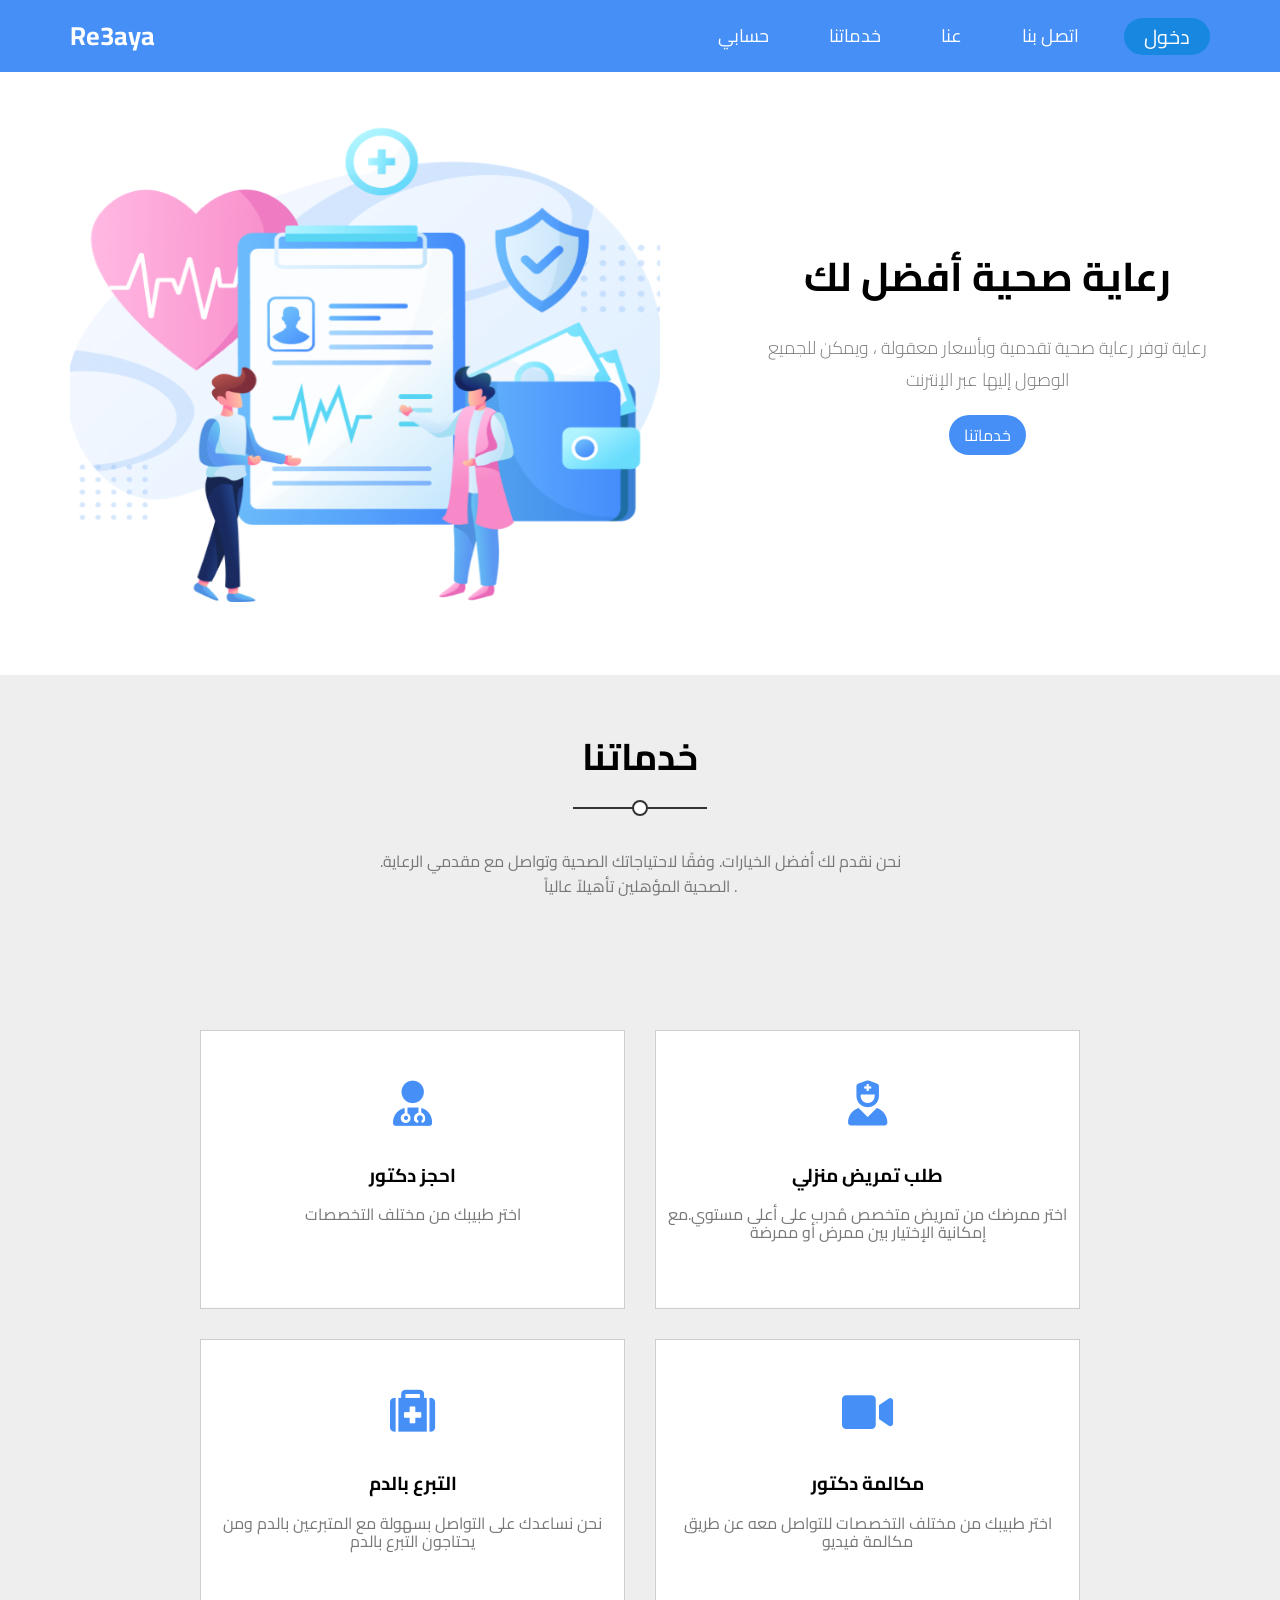
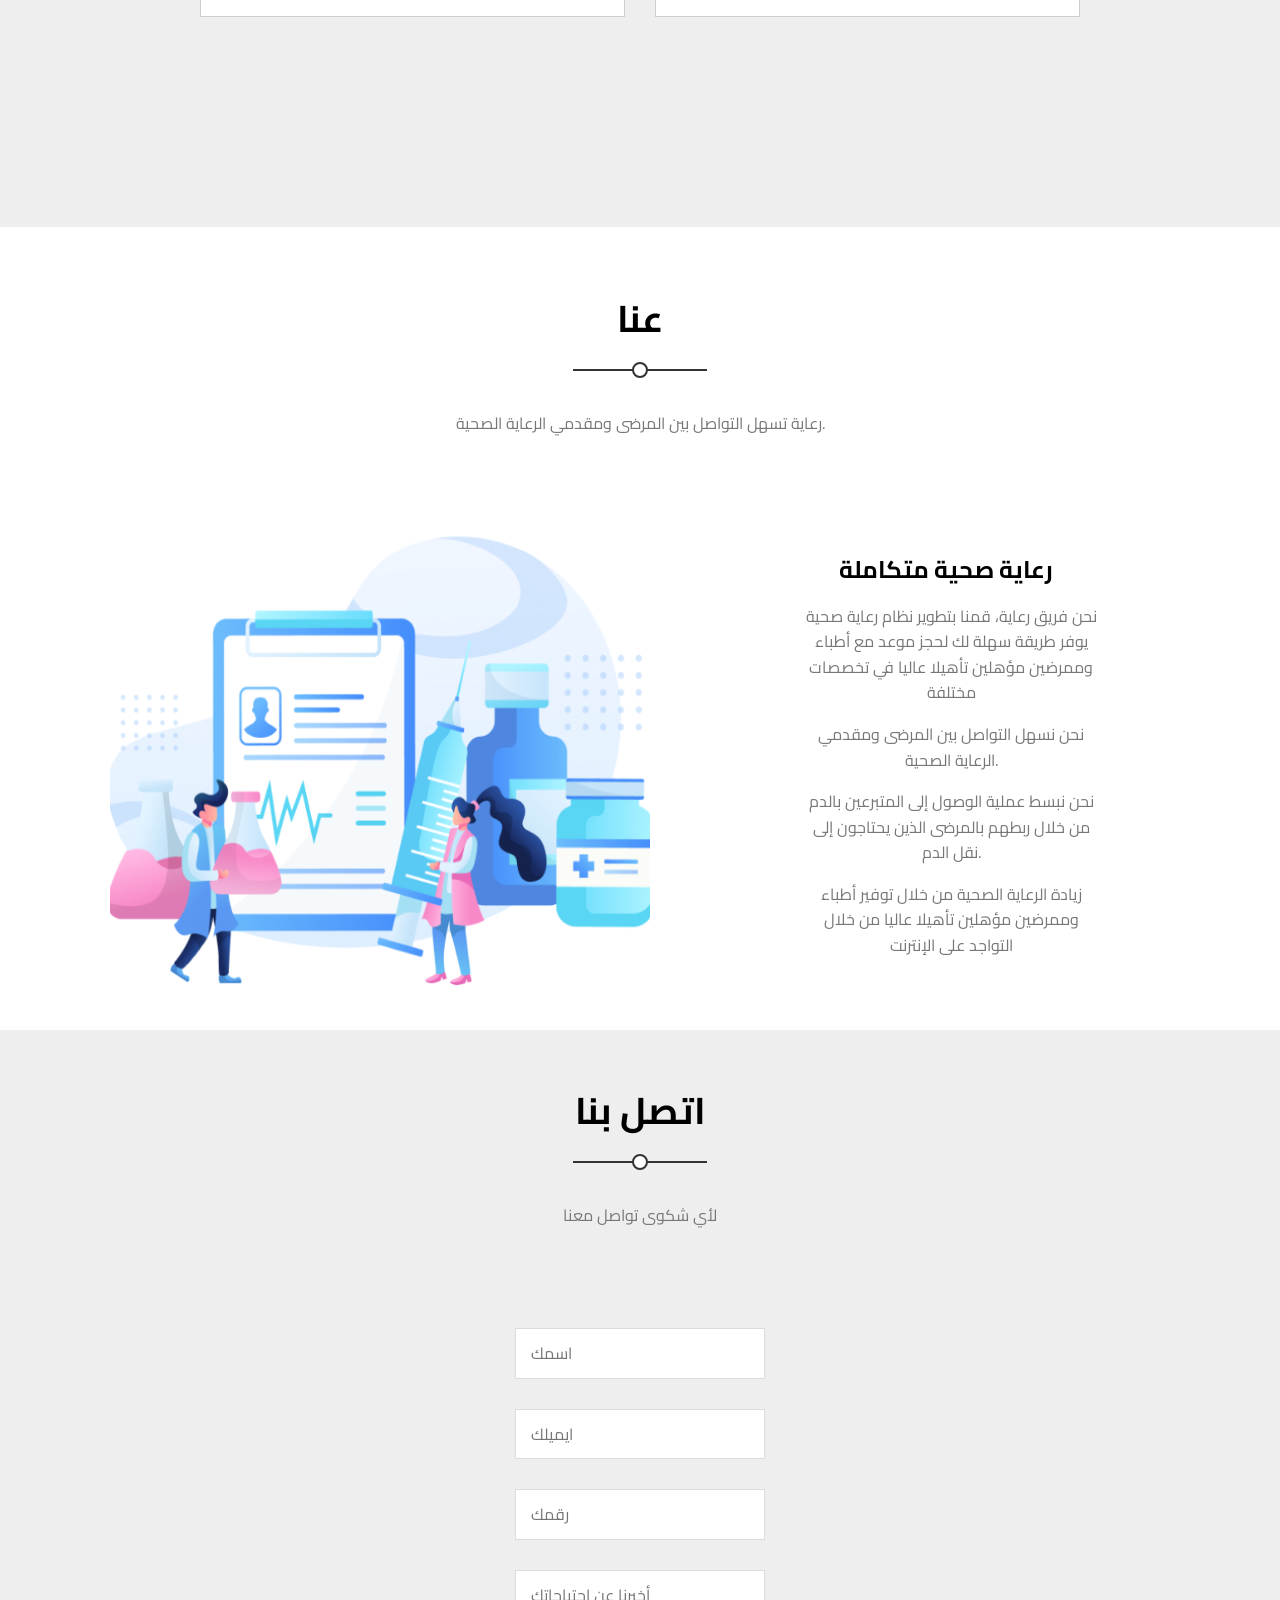
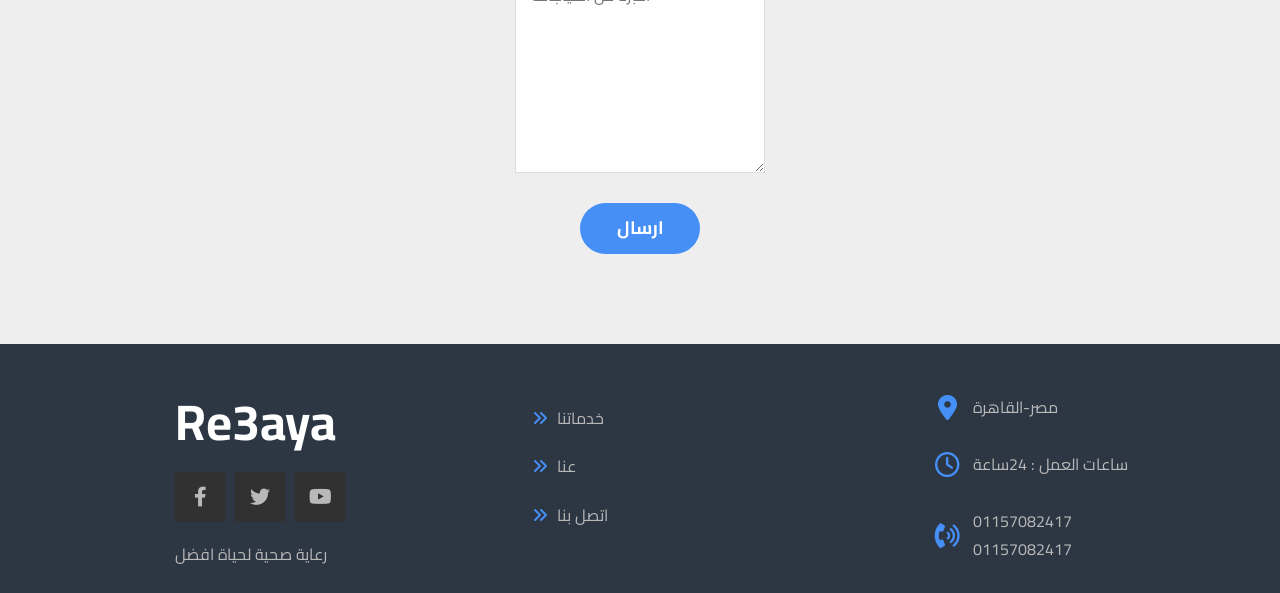
<file: index.html>
<!DOCTYPE html>
<html lang="ar">

<head>
    <meta charset="UTF-8">
    <meta http-equiv="X-UA-Compatible" content="IE=edge">
    <meta name="viewport" content="width=device-width, initial-scale=1.0">
    <title>Re3aya</title>
    <link rel="preconnect" href="https://fonts.googleapis.com">
    <link rel="preconnect" href="https://fonts.gstatic.com" crossorigin>
    <link
        href="https://fonts.googleapis.com/css2?family=Cairo:wght@300;400;700&family=Open+Sans:wght@400;700&family=Roboto:wght@300;400&family=Work+Sans:wght@200;300;400;500;600;700;800&display=swap"
        rel="stylesheet">
    <link rel="stylesheet" href="css/normalize.css" />
    <link rel="stylesheet" href="css/landing.css" />
    <link rel="stylesheet" href="css/all.min.css" />
</head>

<body>

    <div class="header" id="header">
        <div class="container">
            <a class="logo" href="#">Re3aya</a>
            <i class="fas fa-bars menu"></i>
            <ul class="main-nav">
                <li><a href="./prof.html">حسابي</a></li>
                <li><a href="#services">خدماتنا</a></li>
                <li><a href="#about">عنا</a></li>
                <li><a href="#contact">اتصل بنا</a></li>
                <div class="active"><a href="#">دخول</a></div>
            </ul>
        </div>
    </div>

    <!-- Start of landing -->

    <div class="landing">
        <div class="container">
            <div class="image">
                <img src="images/landing1.png" alt="landing photo">
            </div>
            <div class="text">
                <h1>رعاية صحية أفضل لك</h1>
                <p>رعاية توفر رعاية صحية تقدمية وبأسعار معقولة ، ويمكن للجميع الوصول إليها عبر الإنترنت</p>
                <a href="#services" class="btn1">خدماتنا</a>
            </div>
        </div>
    </div>
    <!-- End of landing -->


    <!-- Start of services -->

    <div class="services" id="services">
        <div class="container">
            <div class="main-heading">
                <h2>خدماتنا</h2>
                <p>.نحن نقدم لك أفضل الخيارات. وفقًا لاحتياجاتك الصحية وتواصل مع مقدمي الرعاية الصحية المؤهلين تأهيلاً
                    عالياً .</p>
            </div>

            <div class="services-container">
                <div class="box" onclick="window.location='./doctor.html';">
                    <i class="fa-solid fa-user-doctor"></i>
                    <div class="text">
                        <h3>احجز دكتور</h3>
                        <p>اختر طبيبك من مختلف التخصصات</p>
                    </div>
                </div>
                <div class="box" onclick=" window.location='./nurse.html' ;">
                    <i class="fa-solid fa-user-nurse"></i>
                    <div class="text">
                        <h3>طلب تمريض منزلي</h3>
                        <p>اختر ممرضك من تمريض متخصص مُدرب على أعلى مستوي.مع إمكانية الإختيار بين ممرض أو ممرضة </p>
                    </div>
                </div>
                <div class="box" onclick="window.location='./blood.html';">
                    <i class="fa fa-medkit"></i>
                    <div class="text">
                        <h3>التبرع بالدم</h3>
                        <p>نحن نساعدك على التواصل بسهولة مع المتبرعين بالدم ومن يحتاجون التبرع بالدم</p>
                    </div>
                </div>
                <div class="box" onclick="window.location='./video call.html';">
                    <i class='fas fa-video'></i>
                    <div class="text">
                        <h3>مكالمة دكتور</h3>
                        <p>اختر طبيبك من مختلف التخصصات للتواصل معه عن طريق مكالمة فيديو</p>
                    </div>
                </div>
            </div>
        </div>
    </div>
    <!-- End of services -->



    <div class="about" id="about">
        <div class="container">
            <div class="main-heading">
                <h2>عنا</h2>
                <p>رعاية تسهل التواصل بين المرضى ومقدمي الرعاية الصحية.</p>
            </div>
            <div class="about-container">
                <div class="image">
                    <img src="images/about.png" alt="about photo">
                </div>
                <div class="text">
                    <h2>رعاية صحية متكاملة</h1>
                        <p>نحن فريق رعاية، قمنا بتطوير نظام رعاية صحية يوفر طريقة سهلة لك لحجز موعد مع أطباء وممرضين
                            مؤهلين تأهيلا عاليا في تخصصات مختلفة</p>
                        <p>نحن نسهل التواصل بين المرضى ومقدمي الرعاية الصحية.</p>
                        <p>نحن نبسط عملية الوصول إلى المتبرعين بالدم من خلال ربطهم بالمرضى الذين يحتاجون إلى نقل الدم.
                        </p>
                        <p>زيادة الرعاية الصحية من خلال توفير أطباء وممرضين مؤهلين تأهيلا عاليا من خلال التواجد على
                            الإنترنت</p>
                </div>
            </div>
        </div>
    </div>




    <div class="contact" id="contact">
        <div class="container">
            <div class="box">
                <div class="main-heading">
                    <h2>اتصل بنا</h2>
                    <p>لأي شكوى تواصل معنا</p>
                </div>
                <form>
                    <input type="text" placeholder="اسمك">
                    <input type="email" placeholder="ايميلك">
                    <input type="text" placeholder="رقمك">
                    <textarea class="input" placeholder="أخبرنا عن احتياجاتك" name="message"></textarea>
                    <input type="submit" class="active2" value="ارسال">
                </form>
            </div>
        </div>
    </div>



    <div class="footer">
        <div class="container">
            <div class="box">
                <h3>Re3aya</h3>
                <ul class="social">
                    <li>
                        <a href="#" class="facebook">
                            <i class="fab fa-facebook-f"></i>
                        </a>
                    </li>
                    <li>
                        <a href="#" class="twitter">
                            <i class="fab fa-twitter"></i>
                        </a>
                    </li>
                    <li>
                        <a href="#" class="youtube">
                            <i class="fab fa-youtube"></i>
                        </a>
                    </li>
                </ul>
                <p class="text">رعاية صحية لحياة افضل </p>
            </div>
            <div class="box">
                <ul class="links">
                    <li><a href="#services">خدماتنا</a></li>
                    <li><a href="#about">عنا</a></li>
                    <li><a href="#contact">اتصل بنا</a></li>
                </ul>
            </div>
            <div class="box">
                <div class="line">
                    <i class="fas fa-map-marker-alt fa-fw"></i>
                    <div class="info">مصر-القاهرة</div>
                </div>
                <div class="line">
                    <i class="far fa-clock fa-fw"></i>
                    <div class="info">ساعات العمل : 24ساعة</div>
                </div>
                <div class="line">
                    <i class="fas fa-phone-volume fa-fw"></i>
                    <div class="info">
                        <span>01157082417</span>
                        <span>01157082417</span>
                    </div>
                </div>
            </div>
        </div>







        <script src="js/landing.js"></script>
</body>

</html>
</file>
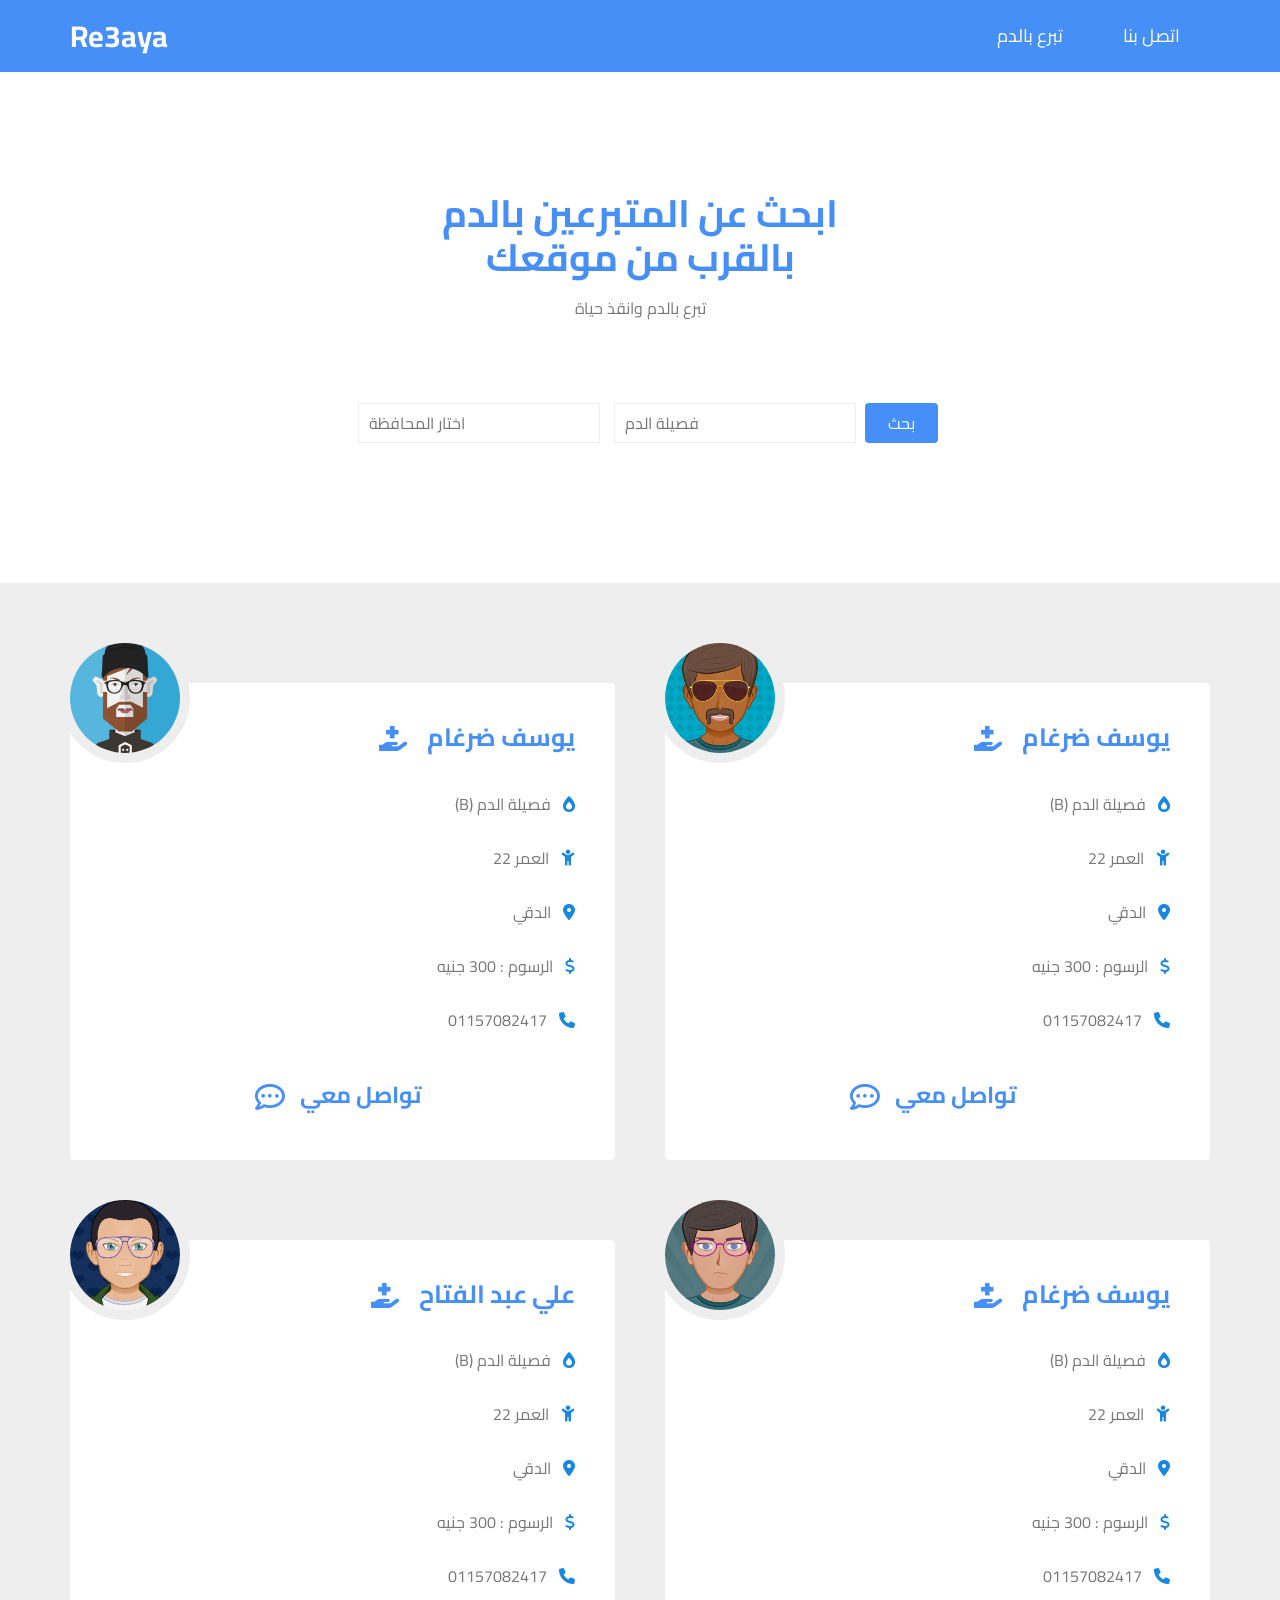
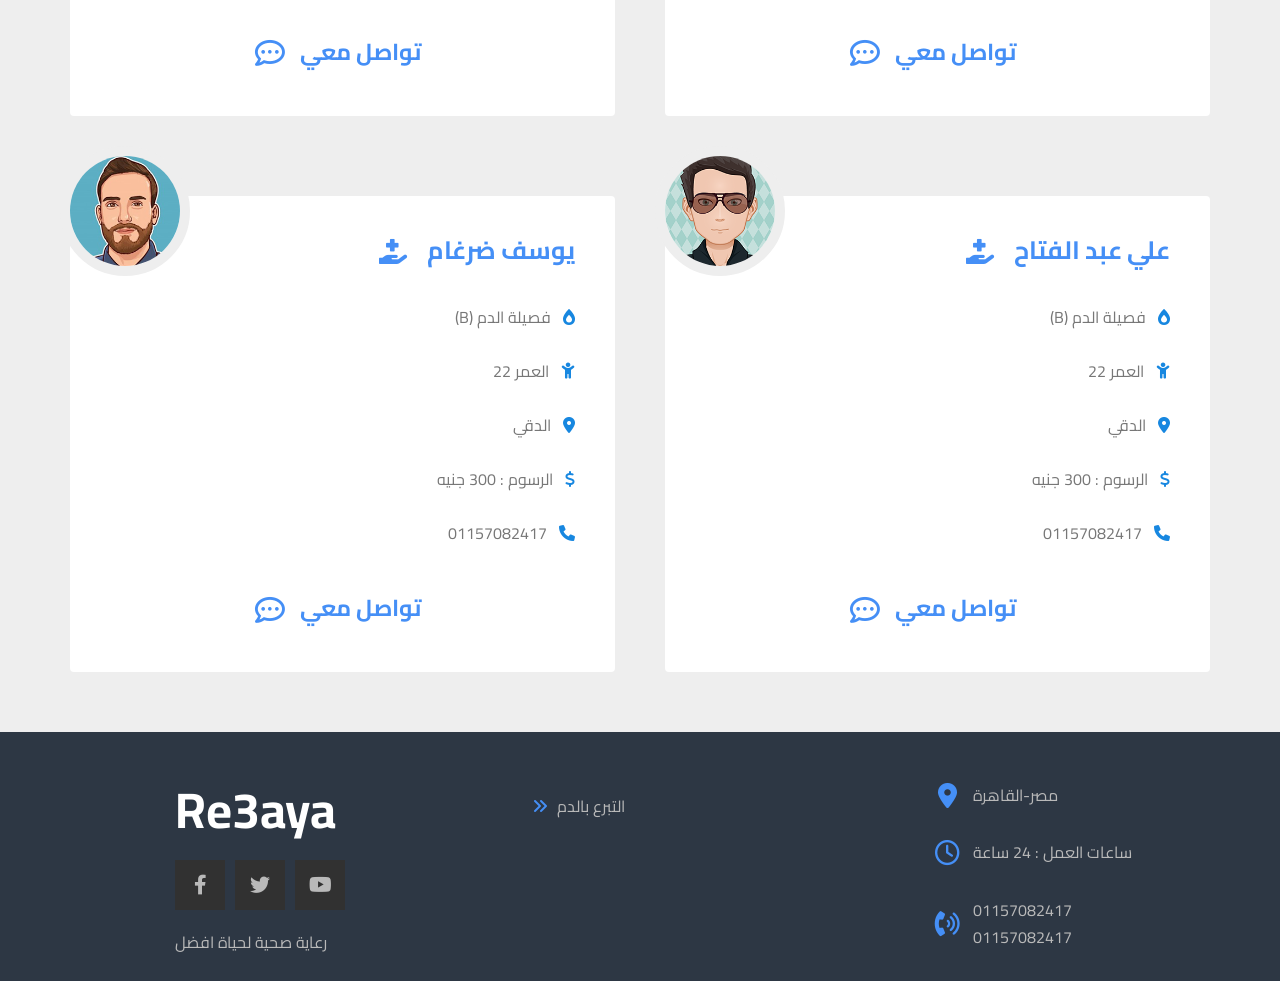
<file: blood.html>
<!DOCTYPE html>
<html lang="ar">

<head>
    <meta charset="UTF-8">
    <meta http-equiv="X-UA-Compatible" content="IE=edge">
    <meta name="viewport" content="width=device-width, initial-scale=1.0">
    <link rel="preconnect" href="https://fonts.googleapis.com">
    <link rel="preconnect" href="https://fonts.gstatic.com" crossorigin>
    <link
        href="https://fonts.googleapis.com/css2?family=Cairo:wght@300;400;700&family=Open+Sans:wght@400;700&family=Roboto:wght@300;400&family=Work+Sans:wght@200;300;400;500;600;700;800&display=swap"
        rel="stylesheet">
    <link rel="stylesheet" href="https://use.fontawesome.com/releases/v5.15.4/css/all.css"
        integrity="sha384-DyZ88mC6Up2uqS4h/KRgHuoeGwBcD4Ng9SiP4dIRy0EXTlnuz47vAwmeGwVChigm" crossorigin="anonymous" />
    <link rel="stylesheet" href="css/normalize.css" />
    <link rel="stylesheet" href="css/blood.css" />
    <link rel="stylesheet" href="css/all.min.css" />
    <title>التبرع بالدم</title>
</head>

<body>
    <div class="header" id="header">
        <div class="container">
            <a class="logo" href="./index.html">Re3aya</a>
            <ul class="main-nav">
                <li class="active4"><a href="#doctor">تبرع بالدم</a></li>
                <li class="active3"><a href="">اتصل بنا</a></li>
            </ul>
        </div>
    </div>

    <div class="landing" id="doctor">
        <div class="container">
            <div class="text">
                <h3>ابحث عن المتبرعين بالدم بالقرب من موقعك </h3>
                <p>تبرع بالدم وانقذ حياة</p>
            </div>
            <div class="input">
                <form>
                    <!-- <span>City</span> -->
                    <input list="city" placeholder="اختار المحافظة">
                    <datalist id="city">
                        <option value="القاهره">
                        <option value="الجيزه">
                        <option value="الاسكندريه">
                        <option value="الفيوم">
                        <option value="اسوان">
                        <option value="اسيوط">
                        <option value="البحيره">
                        <option value="بني سويف">
                        <option value="الدقهليه">
                        <option value="دمياط">
                        <option value="الغربيه">
                        <option value="الاسماعيليه">
                        <option value="كفر الشيخ">
                        <option value="الاقصر">
                        <option value="مطروح">
                        <option value="المنيا">
                        <option value="المنوفيه">
                        <option value="الوادي الجديد">
                        <option value="شمال سيناء">
                        <option value="بورسعيد">
                        <option value="القليوبيه">
                        <option value="قنا">
                        <option value="البحر الاحمر">
                        <option value="الشرقيه">
                        <option value="سوهاج">
                        <option value="جنوب سيناء">
                        <option value="السويس">
                    </datalist>


                    <input list="blood" placeholder="فصيلة الدم">
                    <datalist id="blood">
                        <option value="A+">
                        <option value="A-">
                        <option value="B+">
                        <option value="B-">
                        <option value="AB+">
                        <option value="AB-">
                        <option value="O+">
                        <option value="O-">
                    </datalist>

                    <button class="btn">بحث</button>
                </form>
            </div>
        </div>
    </div>


    <div class="donation" id="donation">
        <div class="container">
            <div class="box">
                <img src="images/avatar-01.png" alt="" />
                <div class="nam">
                    <h3>يوسف ضرغام</h3>
                    <i class="fa-solid fa-hand-holding-medical"></i>
                </div>
                <ul>
                    <li>
                        <i class='fas fa-burn'></i>
                        <p><span> (B) </span>فصيلة الدم </p>
                    </li>
                    <li>
                        <i class="fa fa-child"></i>
                        <p class="active1"><span>22 </span> العمر</p>
                    </li>
                    <li>
                        <i class='fas fa-map-marker-alt'></i>
                        <p><span>الدقي</span></p>
                    </li>
                    <li>
                        <i class="fa fa-dollar"></i>
                        <p>الرسوم : <span>300 جنيه</span></p>
                    </li>
                    <li>
                        <i class="fa fa-phone"></i>
                        <p><span>01157082417</span></p>
                    </li>
                </ul>
                <div class="chaticon">
                    <a href="">
                        <h4>تواصل معي</h4>
                        <i class='far fa-comment-dots chat'></i>
                    </a>
                </div>
            </div>
            <div class="box">
                <img src="images/avatar-02.png" alt="" />
                <div class="nam">
                    <h3>يوسف ضرغام</h3>
                    <i class="fa-solid fa-hand-holding-medical"></i>
                </div>
                <ul>
                    <li>
                        <i class='fas fa-burn'></i>
                        <p><span> (B) </span>فصيلة الدم </p>
                    </li>
                    <li>
                        <i class="fa fa-child"></i>
                        <p class="active1"><span>22 </span> العمر</p>
                    </li>
                    <li>
                        <i class='fas fa-map-marker-alt'></i>
                        <p><span>الدقي</span></p>
                    </li>
                    <li>
                        <i class="fa fa-dollar"></i>
                        <p>الرسوم : <span>300 جنيه</span></p>
                    </li>
                    <li>
                        <i class="fa fa-phone"></i>
                        <p><span>01157082417</span></p>
                    </li>

                </ul>
                <div class="chaticon">
                    <a href="">
                        <h4>تواصل معي</h4>
                        <i class='far fa-comment-dots chat'></i>
                    </a>
                </div>
            </div>
            <div class="box">
                <img src="images/avatar-03.png" alt="" />
                <div class="nam">
                    <h3>علي عبد الفتاح</h3>
                    <i class="fa-solid fa-hand-holding-medical"></i>
                </div>
                <ul>
                    <li>
                        <i class='fas fa-burn'></i>
                        <p><span> (B) </span>فصيلة الدم </p>
                    </li>
                    <li>
                        <i class="fa fa-child"></i>
                        <p class="active1"><span>22 </span> العمر</p>
                    </li>
                    <li>
                        <i class='fas fa-map-marker-alt'></i>
                        <p><span>الدقي</span></p>
                    </li>
                    <li>
                        <i class="fa fa-dollar"></i>
                        <p>الرسوم : <span>300 جنيه</span></p>
                    </li>
                    <li>
                        <i class="fa fa-phone"></i>
                        <p><span>01157082417</span></p>
                    </li>


                </ul>
                <div class="chaticon">
                    <a href="">
                        <h4>تواصل معي</h4>
                        <i class='far fa-comment-dots chat'></i>
                    </a>
                </div>
            </div>
            <div class="box">
                <img src="images/avatar-04.png" alt="" />
                <div class="nam">
                    <h3>يوسف ضرغام</h3>
                    <i class="fa-solid fa-hand-holding-medical"></i>
                </div>
                <ul>
                    <li>
                        <i class='fas fa-burn'></i>
                        <p><span> (B) </span>فصيلة الدم </p>
                    </li>
                    <li>
                        <i class="fa fa-child"></i>
                        <p class="active1"><span>22 </span> العمر</p>
                    </li>
                    <li>
                        <i class='fas fa-map-marker-alt'></i>
                        <p><span>الدقي</span></p>
                    </li>
                    <li>
                        <i class="fa fa-dollar"></i>
                        <p>الرسوم : <span>300 جنيه</span></p>
                    </li>
                    <li>
                        <i class="fa fa-phone"></i>
                        <p><span>01157082417</span></p>
                    </li>
                </ul>
                <div class="chaticon">
                    <a href="">
                        <h4>تواصل معي</h4>
                        <i class='far fa-comment-dots chat'></i>
                    </a>
                </div>
            </div>
            <div class="box">
                <img src="images/avatar-05.png" alt="" />
                <div class="nam">
                    <h3>يوسف ضرغام</h3>
                    <i class="fa-solid fa-hand-holding-medical"></i>
                </div>
                <ul>
                    <li>
                        <i class='fas fa-burn'></i>
                        <p><span> (B) </span>فصيلة الدم </p>
                    </li>
                    <li>
                        <i class="fa fa-child"></i>
                        <p class="active1"><span>22 </span> العمر</p>
                    </li>
                    <li>
                        <i class='fas fa-map-marker-alt'></i>
                        <p><span>الدقي</span></p>
                    </li>
                    <li>
                        <i class="fa fa-dollar"></i>
                        <p>الرسوم : <span>300 جنيه</span></p>
                    </li>
                    <li>
                        <i class="fa fa-phone"></i>
                        <p><span>01157082417</span></p>
                    </li>
                </ul>
                <div class="chaticon">
                    <a href="">
                        <h4>تواصل معي</h4>
                        <i class='far fa-comment-dots chat'></i>
                    </a>
                </div>
            </div>
            <div class="box">
                <img src="images/avatar-06.png" alt="" />
                <div class="nam">
                    <h3>علي عبد الفتاح</h3>
                    <i class="fa-solid fa-hand-holding-medical"></i>
                </div>
                <ul>
                    <li>
                        <i class='fas fa-burn'></i>
                        <p><span> (B) </span>فصيلة الدم </p>
                    </li>
                    <li>
                        <i class="fa fa-child"></i>
                        <p class="active1"><span>22 </span> العمر</p>
                    </li>
                    <li>
                        <i class='fas fa-map-marker-alt'></i>
                        <p><span>الدقي</span></p>
                    </li>
                    <li>
                        <i class="fa fa-dollar"></i>
                        <p>الرسوم : <span>300 جنيه</span></p>
                    </li>
                    <li>
                        <i class="fa fa-phone"></i>
                        <p><span>01157082417</span></p>
                    </li>
                </ul>
                <div class="chaticon">
                    <a href="">
                        <h4>تواصل معي</h4>
                        <i class='far fa-comment-dots chat'></i>
                    </a>
                </div>
            </div>
        </div>
    </div>
    </div>







    <div class="footer">
        <div class="container">
            <div class="box">
                <h3>Re3aya</h3>
                <ul class="social">
                    <li>
                        <a href="#" class="facebook">
                            <i class="fab fa-facebook-f"></i>
                        </a>
                    </li>
                    <li>
                        <a href="#" class="twitter">
                            <i class="fab fa-twitter"></i>
                        </a>
                    </li>
                    <li>
                        <a href="#" class="youtube">
                            <i class="fab fa-youtube"></i>
                        </a>
                    </li>
                </ul>
                <p class="text">رعاية صحية لحياة افضل</p>
            </div>
            <div class="box">
                <ul class="links">
                    <li><a href="#">التبرع بالدم</a></li>
                    <!-- <li><a href="#contact">Contact Us</a></li> -->
                </ul>
            </div>
            <div class="box">
                <div class="line">
                    <i class="fas fa-map-marker-alt fa-fw"></i>
                    <div class="info">مصر-القاهرة</div>
                </div>
                <div class="line">
                    <i class="far fa-clock fa-fw"></i>
                    <div class="info">ساعات العمل : 24 ساعة</div>
                </div>
                <div class="line">
                    <i class="fas fa-phone-volume fa-fw"></i>
                    <div class="info">
                        <span>01157082417</span>
                        <span>01157082417</span>
                    </div>
                </div>
            </div>
        </div>


        <script src="js/blood.js"></script>
</body>

</html>
</file>
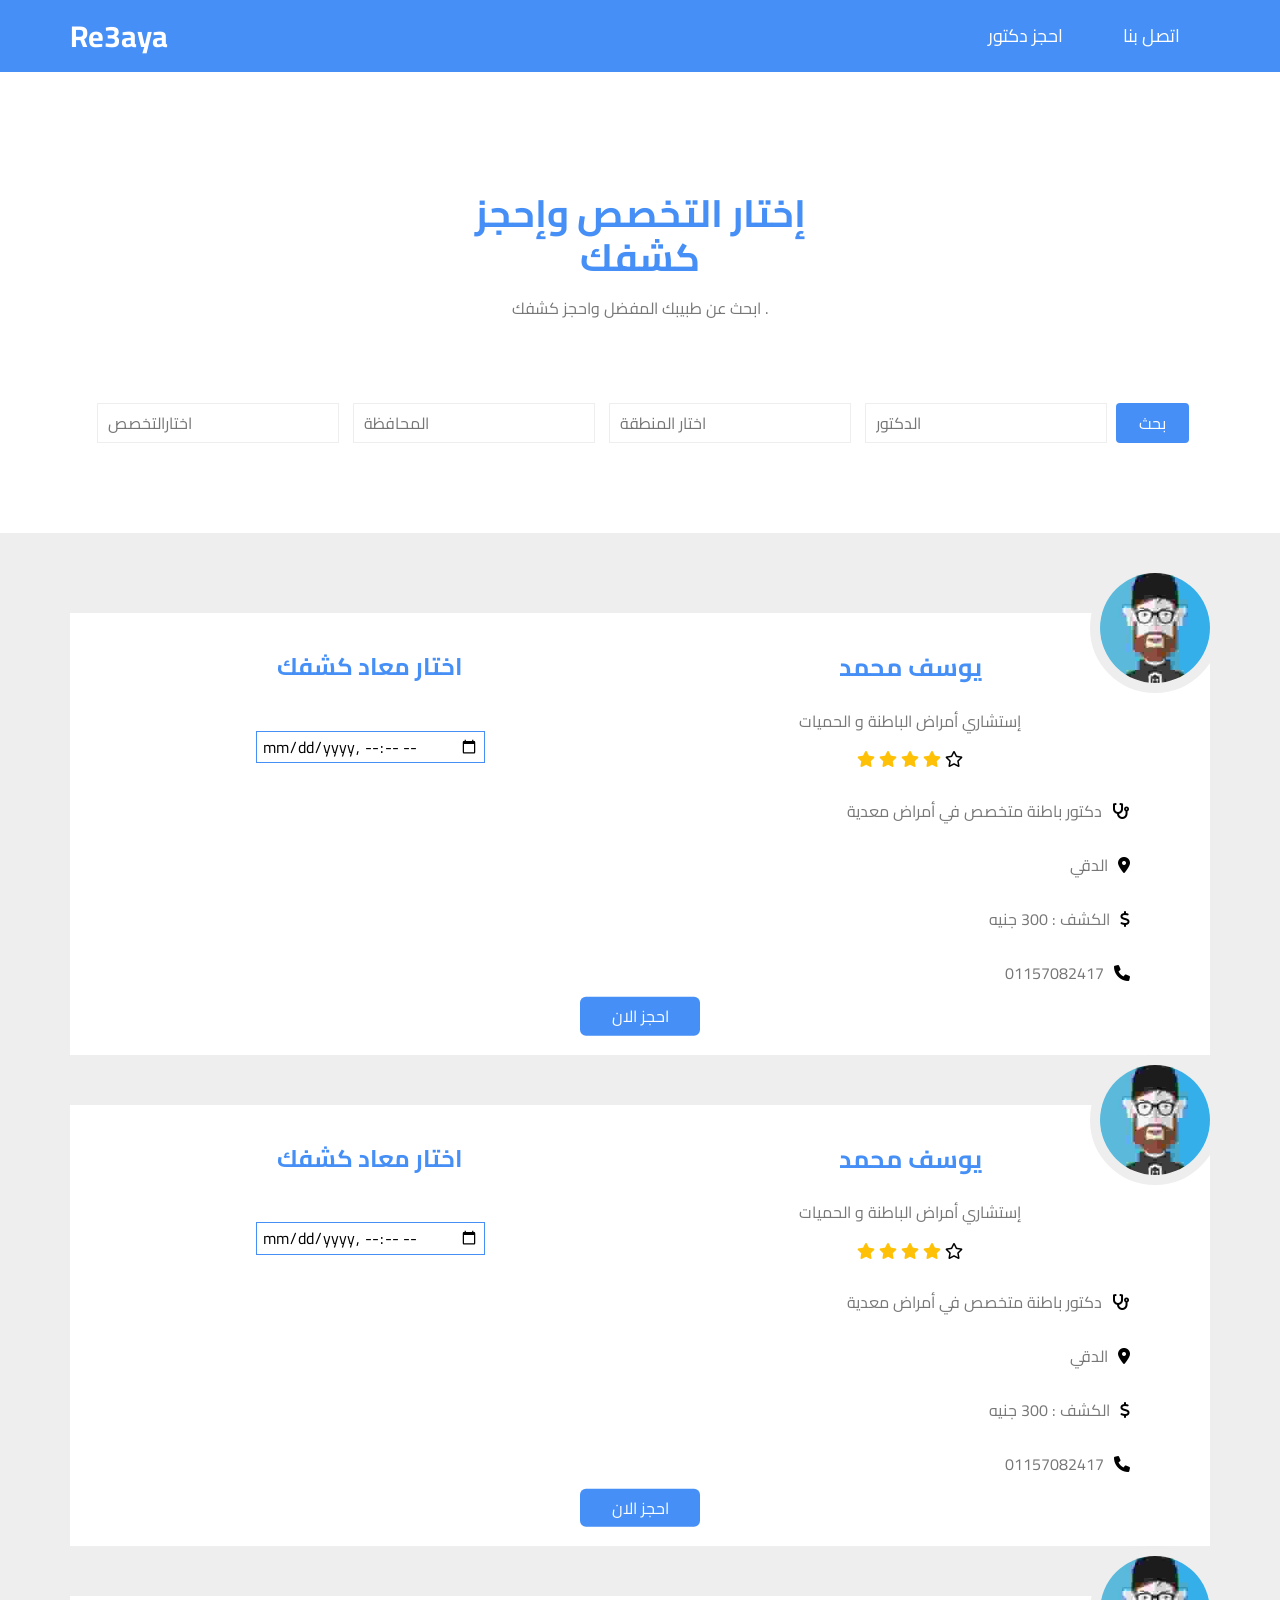
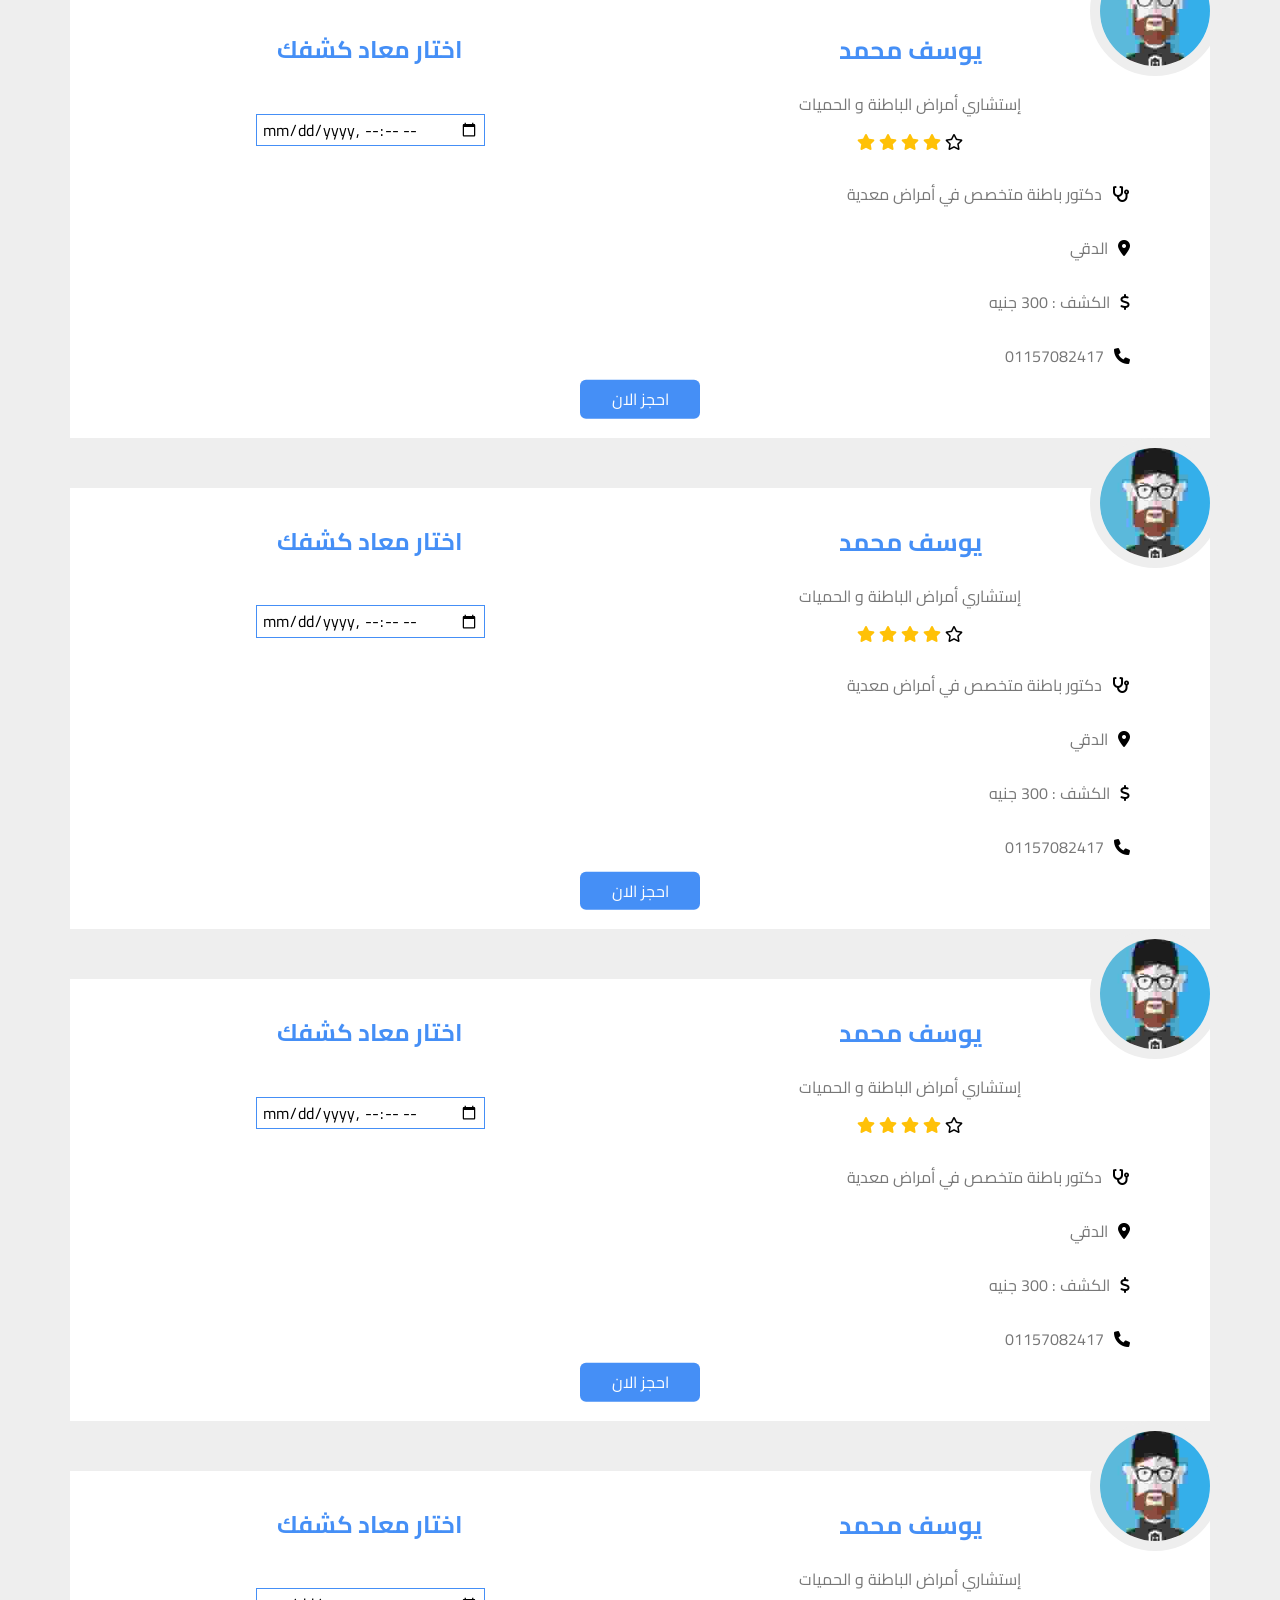
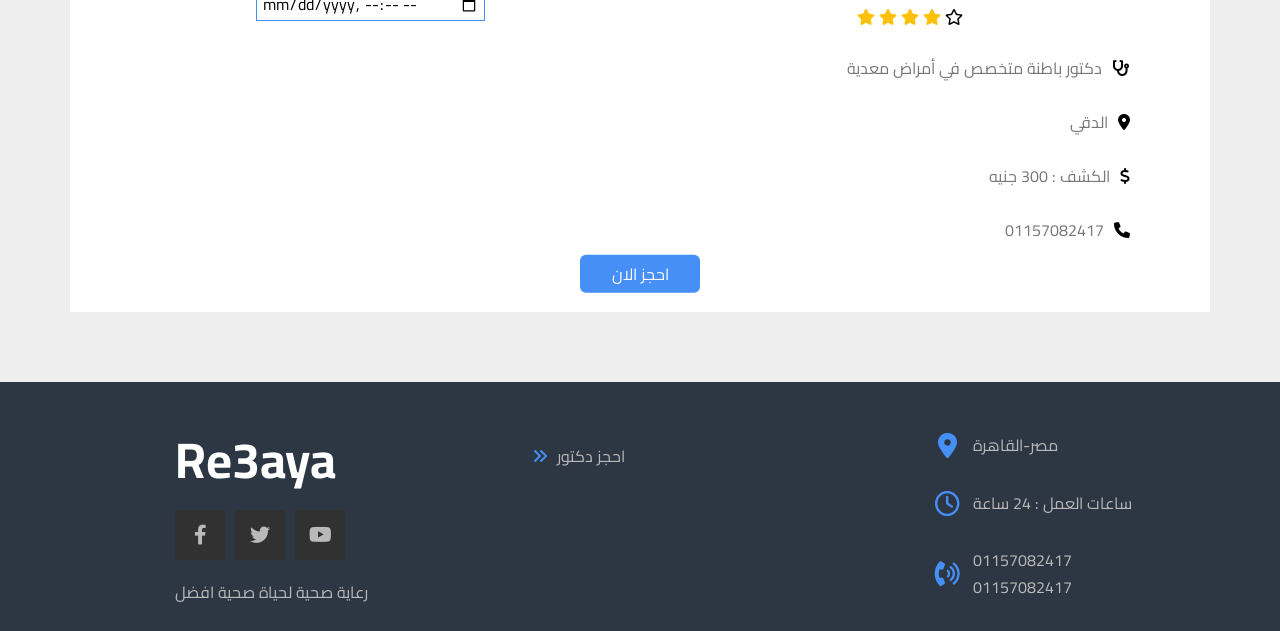
<file: doctor.html>
<!DOCTYPE html>
<html lang="ar">

<head>
    <meta charset="UTF-8">
    <meta http-equiv="X-UA-Compatible" content="IE=edge">
    <meta name="viewport" content="width=device-width, initial-scale=1.0">
    <link rel="preconnect" href="https://fonts.googleapis.com">
    <link rel="preconnect" href="https://fonts.gstatic.com" crossorigin>
    <link
        href="https://fonts.googleapis.com/css2?family=Cairo:wght@300;400;700&family=Open+Sans:wght@400;700&family=Roboto:wght@300;400&family=Work+Sans:wght@200;300;400;500;600;700;800&display=swap"
        rel="stylesheet">
    <link rel="stylesheet" href="css/normalize.css" />
    <link rel="stylesheet" href="css/doctor.css" />
    <link rel="stylesheet" href="css/all.min.css" />
    <title>احجز دكتور</title>
</head>

<body>
    <div class="header" id="header">
        <div class="container">
            <a class="logo" href="./index.html">Re3aya</a>
            <ul class="main-nav">
                <li class="active3"><a href="#doctor">احجز دكتور</a></li>
                <li class="active"><a href="">اتصل بنا</a></li>
            </ul>
        </div>
    </div>

    <div class="landing" id="doctor">
        <div class="container">
            <div class="text">
                <h3>إختار التخصص وإحجز كشفك </h3>
                <p>ابحث عن طبيبك المفضل واحجز كشفك .</p>
            </div>
            <div class="input">
                <form>
                    <!-- <span>Speciality</span> -->
                    <input list="speciality" placeholder="اختارالتخصص">
                    <datalist id="speciality">
                        <option value="أسنان">
                        <option value="نفسي">
                        <option value="اطفال وحديثي الولاده">
                        <option value="مخ واعصاب">
                        <option value="عظام">
                        <option value="نساءوتوليد">
                        <option value="انف واذن وحنجره">
                        <option value="قلب واوعيه دمويه">
                        <option value="امراض دم">
                        <option value="اورام">
                        <option value="باطنه">
                        <option value="تخسيس وتغذيه">
                        <option value="جراحة اطفال">
                        <option value="جراحة تجميل">
                        <option value="جراحه عامه">
                        <option value="جلديه">
                        <option value="عيون">
                        <option value="ذكورة وعقم">
                        <option value="مسالك بوليه">
                        <option value="كلي">
                        <option value="كبد">
                    </datalist>

                    <!-- <span>City</span> -->
                    <input list="city" placeholder="المحافظة">
                    <datalist id="city">
                        <option value="القاهرة">
                        <option value="الجيزة">
                    </datalist>
                    <!-- <span>Area</span> -->
                    <input list="area" placeholder="اختار المنطقة">
                    <datalist id="area">
                        <div class="cairo">
                            <option value="مصر الجديدة">
                            <option value="مدينة نصر">
                            <option value="المعادي">
                            <option value="التجمع">
                            <option value="مدينة العبور">
                            <option value=" المنيل">
                            <option value="شبرا">
                            <option value="وسط البلد">
                            <option value="مدينة السلام">
                            <option value="الرحاب">
                            <option value="الزمالك">
                            <option value="السيدة زينب">
                            <option value="الشروق">
                            <option value="العباسية">
                            <option value="العاشر من رمضان">
                            <option value="المرج">
                            <option value="المقطم">
                            <option value="حلوان">
                            <option value="عين شمس">
                            <option value="مدينتي">
                            <option value="مدينة بدر">
                            <option value="شبرا الخيمة">
                            <option value="مصر القديمة">
                            <option value="دار السلام">
                            <option value="حدائق المعادي">
                        </div>
                        <div class="giza">
                            <option value="الدقي">
                            <option value="المهندسين ">
                            <option value="الهرم">
                            <option value="الهرم ">
                            <option value="الشيخ زايد">
                            <option value="حدائق الأهرام">
                            <option value="السادس من اكتوبر">
                            <option value="العجوزة ">
                            <option value="الجيزة الجديدة ">
                            <option value="البدراشين ">
                            <option value="العياط ">
                            <option value="إمبابة ">
                            <option value="ميدان الجيزة ">

                        </div>

                    </datalist>
                    <label for="docname"></label>
                    <input type="text" placeholder="الدكتور" id="docname">

                    <button class="btn">بحث</button>
                </form>
            </div>
        </div>
    </div>


    <div class="alldoctors" id="alldoctors">
        <div class="container">
            <div class="box">
                <div class="appointment">
                    <h2>اختار معاد كشفك</h2>
                    <div class="time">
                        <form action="">
                            <input required type="datetime-local" id="meeting-time" name="meeting-time"
                                value="2022-00-12T19:30" min="2022-06-16T08:00" max="2022-00-30T16:00">
                        </form>
                    </div>
                </div>
                <div class="col">
                    <img src="images/avatar-01.jpg" alt="" />
                    <h3>يوسف محمد</h3>
                    <span class="title">إستشاري أمراض الباطنة و الحميات</span>
                    <div class="rate">
                        <i class="filled fas fa-star"></i>
                        <i class="filled fas fa-star"></i>
                        <i class="filled fas fa-star"></i>
                        <i class="filled fas fa-star"></i>
                        <i class="far fa-star"></i>
                    </div>
                    <ul>
                        <li>
                            <i class="fa fa-stethoscope"></i>
                            <p class="active1"><span>دكتور باطنة متخصص في أمراض معدية</span></p>
                        </li>
                        <li>
                            <i class='fas fa-map-marker-alt'></i>
                            <p><span>الدقي</span></p>
                        </li>
                        <li>
                            <i class="fa fa-dollar"></i>
                            <p>الكشف : <span>300 جنيه</span></p>
                        </li>
                        <li>
                            <i class="fa fa-phone"></i>
                            <p><span>01157082417</span></p>
                        </li>
                    </ul>
                </div>
                <button class="btn">احجز الان</button>
            </div>
            <div class="box">
                <div class="appointment">
                    <h2>اختار معاد كشفك</h2>
                    <div class="time">
                        <form action="">
                            <input required type="datetime-local" id="meeting-time" name="meeting-time"
                                value="2022-00-12T19:30" min="2022-06-16T08:00" max="2022-00-30T16:00">
                        </form>
                    </div>
                </div>
                <div class="col">
                    <img src="images/avatar-01.jpg" alt="" />
                    <h3>يوسف محمد</h3>
                    <span class="title">إستشاري أمراض الباطنة و الحميات</span>
                    <div class="rate">
                        <i class="filled fas fa-star"></i>
                        <i class="filled fas fa-star"></i>
                        <i class="filled fas fa-star"></i>
                        <i class="filled fas fa-star"></i>
                        <i class="far fa-star"></i>
                    </div>
                    <ul>
                        <li>
                            <i class="fa fa-stethoscope"></i>
                            <p class="active1"><span>دكتور باطنة متخصص في أمراض معدية</span></p>
                        </li>
                        <li>
                            <i class='fas fa-map-marker-alt'></i>
                            <p><span>الدقي</span></p>
                        </li>
                        <li>
                            <i class="fa fa-dollar"></i>
                            <p>الكشف : <span>300 جنيه</span></p>
                        </li>
                        <li>
                            <i class="fa fa-phone"></i>
                            <p><span>01157082417</span></p>
                        </li>
                    </ul>
                </div>
                <button class="btn">احجز الان</button>
            </div>
            <div class="box">
                <div class="appointment">
                    <h2>اختار معاد كشفك</h2>
                    <div class="time">
                        <form action="">
                            <input required type="datetime-local" id="meeting-time" name="meeting-time"
                                value="2022-00-12T19:30" min="2022-06-16T08:00" max="2022-00-30T16:00">
                        </form>
                    </div>
                </div>
                <div class="col">
                    <img src="images/avatar-01.jpg" alt="" />
                    <h3>يوسف محمد</h3>
                    <span class="title">إستشاري أمراض الباطنة و الحميات</span>
                    <div class="rate">
                        <i class="filled fas fa-star"></i>
                        <i class="filled fas fa-star"></i>
                        <i class="filled fas fa-star"></i>
                        <i class="filled fas fa-star"></i>
                        <i class="far fa-star"></i>
                    </div>
                    <ul>
                        <li>
                            <i class="fa fa-stethoscope"></i>
                            <p class="active1"><span>دكتور باطنة متخصص في أمراض معدية</span></p>
                        </li>
                        <li>
                            <i class='fas fa-map-marker-alt'></i>
                            <p><span>الدقي</span></p>
                        </li>
                        <li>
                            <i class="fa fa-dollar"></i>
                            <p>الكشف : <span>300 جنيه</span></p>
                        </li>
                        <li>
                            <i class="fa fa-phone"></i>
                            <p><span>01157082417</span></p>
                        </li>
                    </ul>
                </div>
                <button class="btn">احجز الان</button>
            </div>
            <div class="box">
                <div class="appointment">
                    <h2>اختار معاد كشفك</h2>
                    <div class="time">
                        <form action="">
                            <input required type="datetime-local" id="meeting-time" name="meeting-time"
                                value="2022-00-12T19:30" min="2022-06-16T08:00" max="2022-00-30T16:00">
                        </form>
                    </div>
                </div>
                <div class="col">
                    <img src="images/avatar-01.jpg" alt="" />
                    <h3>يوسف محمد</h3>
                    <span class="title">إستشاري أمراض الباطنة و الحميات</span>
                    <div class="rate">
                        <i class="filled fas fa-star"></i>
                        <i class="filled fas fa-star"></i>
                        <i class="filled fas fa-star"></i>
                        <i class="filled fas fa-star"></i>
                        <i class="far fa-star"></i>
                    </div>
                    <ul>
                        <li>
                            <i class="fa fa-stethoscope"></i>
                            <p class="active1"><span>دكتور باطنة متخصص في أمراض معدية</span></p>
                        </li>
                        <li>
                            <i class='fas fa-map-marker-alt'></i>
                            <p><span>الدقي</span></p>
                        </li>
                        <li>
                            <i class="fa fa-dollar"></i>
                            <p>الكشف : <span>300 جنيه</span></p>
                        </li>
                        <li>
                            <i class="fa fa-phone"></i>
                            <p><span>01157082417</span></p>
                        </li>
                    </ul>
                </div>
                <button class="btn">احجز الان</button>
            </div>
            <div class="box">
                <div class="appointment">
                    <h2>اختار معاد كشفك</h2>
                    <div class="time">
                        <form action="">
                            <input required type="datetime-local" id="meeting-time" name="meeting-time"
                                value="2022-00-12T19:30" min="2022-06-16T08:00" max="2022-00-30T16:00">
                        </form>
                    </div>
                </div>
                <div class="col">
                    <img src="images/avatar-01.jpg" alt="" />
                    <h3>يوسف محمد</h3>
                    <span class="title">إستشاري أمراض الباطنة و الحميات</span>
                    <div class="rate">
                        <i class="filled fas fa-star"></i>
                        <i class="filled fas fa-star"></i>
                        <i class="filled fas fa-star"></i>
                        <i class="filled fas fa-star"></i>
                        <i class="far fa-star"></i>
                    </div>
                    <ul>
                        <li>
                            <i class="fa fa-stethoscope"></i>
                            <p class="active1"><span>دكتور باطنة متخصص في أمراض معدية</span></p>
                        </li>
                        <li>
                            <i class='fas fa-map-marker-alt'></i>
                            <p><span>الدقي</span></p>
                        </li>
                        <li>
                            <i class="fa fa-dollar"></i>
                            <p>الكشف : <span>300 جنيه</span></p>
                        </li>
                        <li>
                            <i class="fa fa-phone"></i>
                            <p><span>01157082417</span></p>
                        </li>
                    </ul>
                </div>
                <button class="btn">احجز الان</button>
            </div>
            <div class="box">
                <div class="appointment">
                    <h2>اختار معاد كشفك</h2>
                    <div class="time">
                        <form action="">
                            <input required type="datetime-local" id="meeting-time" name="meeting-time"
                                value="2022-00-12T19:30" min="2022-06-16T08:00" max="2022-00-30T16:00">
                        </form>
                    </div>
                </div>
                <div class="col">
                    <img src="images/avatar-01.jpg" alt="" />
                    <h3>يوسف محمد</h3>
                    <span class="title">إستشاري أمراض الباطنة و الحميات</span>
                    <div class="rate">
                        <i class="filled fas fa-star"></i>
                        <i class="filled fas fa-star"></i>
                        <i class="filled fas fa-star"></i>
                        <i class="filled fas fa-star"></i>
                        <i class="far fa-star"></i>
                    </div>
                    <ul>
                        <li>
                            <i class="fa fa-stethoscope"></i>
                            <p class="active1"><span>دكتور باطنة متخصص في أمراض معدية</span></p>
                        </li>
                        <li>
                            <i class='fas fa-map-marker-alt'></i>
                            <p><span>الدقي</span></p>
                        </li>
                        <li>
                            <i class="fa fa-dollar"></i>
                            <p>الكشف : <span>300 جنيه</span></p>
                        </li>
                        <li>
                            <i class="fa fa-phone"></i>
                            <p><span>01157082417</span></p>
                        </li>
                    </ul>
                </div>
                <button class="btn">احجز الان</button>
            </div>
        </div>
    </div>




    <div class="footer">
        <div class="container">
            <div class="box">
                <h3>Re3aya</h3>
                <ul class="social">
                    <li>
                        <a href="#" class="facebook">
                            <i class="fab fa-facebook-f"></i>
                        </a>
                    </li>
                    <li>
                        <a href="#" class="twitter">
                            <i class="fab fa-twitter"></i>
                        </a>
                    </li>
                    <li>
                        <a href="#" class="youtube">
                            <i class="fab fa-youtube"></i>
                        </a>
                    </li>
                </ul>
                <p class="text">رعاية صحية لحياة صحية افضل</p>
            </div>
            <div class="box">
                <ul class="links">
                    <li><a href="#doctor">احجز دكتور</a></li>
                </ul>
            </div>
            <div class="box">
                <div class="line">
                    <i class="fas fa-map-marker-alt fa-fw"></i>
                    <div class="info">مصر-القاهرة</div>
                </div>
                <div class="line">
                    <i class="far fa-clock fa-fw"></i>
                    <div class="info">ساعات العمل : 24 ساعة</div>
                </div>
                <div class="line">
                    <i class="fas fa-phone-volume fa-fw"></i>
                    <div class="info">
                        <span>01157082417</span>
                        <span>01157082417</span>
                    </div>
                </div>
            </div>
        </div>
    </div>


    <script src="js/doctor.js"></script>
</body>

</html>
</file>
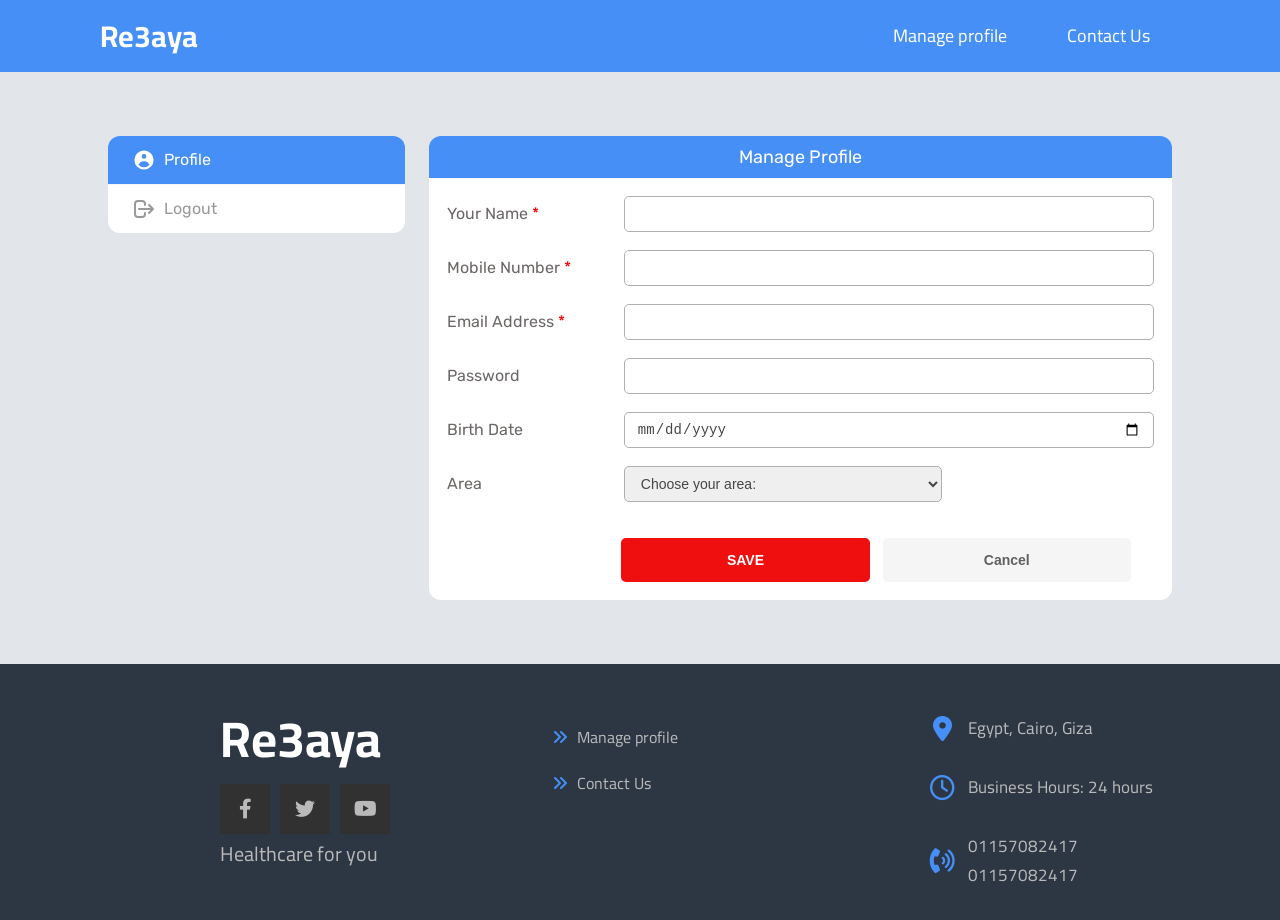
<file: manage-profile.html>
<!DOCTYPE html>
<html lang="en">

<head>
    <meta charset="UTF-8">
    <meta http-equiv="X-UA-Compatible" content="IE=edge">
    <meta name="viewport" content="width=device-width, initial-scale=1.0">

    <link rel="stylesheet" href="css/manage-profile.css">
    <link rel="stylesheet" href="css/all.min.css" />
    <title>Manage profile</title>
</head>

<body>

    <div class="header" id="header">
        <div class="container1">
            <a class="logo" href="./index.html">Re3aya</a>
            <ul class="main-nav">
                <li class="active3"><a href="#chage-password">Manage profile</a></li>
                <li class="active"><a href="">Contact Us</a></li>
            </ul>
        </div>
    </div>

    <div class="container">

        <div class="chage-password" id="chage-password">

            <a class="link profile" href="./prof.html">
                <svg xmlns="http://www.w3.org/2000/svg" class="icon" viewBox="0 0 20 20" fill="currentColor">
                    <path fill-rule="evenodd"
                        d="M18 10a8 8 0 11-16 0 8 8 0 0116 0zm-6-3a2 2 0 11-4 0 2 2 0 014 0zm-2 4a5 5 0 00-4.546 2.916A5.986 5.986 0 0010 16a5.986 5.986 0 004.546-2.084A5 5 0 0010 11z"
                        clip-rule="evenodd" />
                </svg>
                <p>
                    Profile
                </p>
            </a>

            <!-- <a class="link password" href="#">
                <svg xmlns="http://www.w3.org/2000/svg" class="icon" viewBox="0 0 20 20" fill="currentColor">
                    <path fill-rule="evenodd" d="M2.166 4.999A11.954 11.954 0 0010 1.944 11.954 11.954 0 0017.834 5c.11.65.166 1.32.166 2.001 0 5.225-3.34 9.67-8 11.317C5.34 16.67 2 12.225 2 7c0-.682.057-1.35.166-2.001zm11.541 3.708a1 1 0 00-1.414-1.414L9 10.586 7.707 9.293a1 1 0 00-1.414 1.414l2 2a1 1 0 001.414 0l4-4z" clip-rule="evenodd" />
                </svg>
                <p>
                    Change Password
                </p>
            </a> -->

            <a class="link logout" href="#">
                <svg xmlns="http://www.w3.org/2000/svg" class="icon" fill="none" viewBox="0 0 24 24"
                    stroke="currentColor" stroke-width="2">
                    <path stroke-linecap="round" stroke-linejoin="round"
                        d="M17 16l4-4m0 0l-4-4m4 4H7m6 4v1a3 3 0 01-3 3H6a3 3 0 01-3-3V7a3 3 0 013-3h4a3 3 0 013 3v1" />
                </svg>
                <p>
                    Logout
                </p>
            </a>

        </div>

        <div class="manage-profile-data">

            <p class="form-header">
                Manage Profile
            </p>

            <form class="edit-data-form" action="#">


                <div class="field-container">
                    <label class="label" for="user-name">Your Name <span class="required">*</span></label>
                    <input class="input-field" type="text" id="user-name" required>
                </div>

                <div class="field-container">
                    <label class="label" for="mobile-number">Mobile Number <span class="required">*</span></label>
                    <input class="input-field" type="tel" id="mobile-number" required>
                </div>

                <div class="field-container">
                    <label class="label" for="email">Email Address <span class="required">*</span></label>
                    <input class="input-field" type="email" id="email" required>
                </div>

                <div class="field-container">
                    <label class="label" for="password">Password</label>
                    <input class="input-field" type="password" id="password">
                </div>

                <div class="field-container">
                    <label class="label" for="birth-date">Birth Date</label>
                    <input class="input-field" type="date" id="birth-date">
                </div>

                <div class="field-container">
                    <label class="label" for="area">Area</label>
                    <select class="input-field area" name="area" id="area">
                        <option value="">Choose your area:</option>
                        <option value="giza">Giza</option>
                        <option value="cairo">Cairo</option>
                        <option value="october">October</option>
                    </select>
                </div>

                <div class="btns-container">
                    <div class="btns">
                        <button type="submit" class="btn save">Save</button>
                        <button class="btn cancel">Cancel</button>
                    </div>
                </div>

            </form>

        </div>

    </div>

    <div class="footer">
        <div class="container1">
            <div class="box">
                <h3>Re3aya</h3>
                <ul class="social">
                    <li>
                        <a href="#" class="facebook">
                            <i class="fab fa-facebook-f"></i>
                        </a>
                    </li>
                    <li>
                        <a href="#" class="twitter">
                            <i class="fab fa-twitter"></i>
                        </a>
                    </li>
                    <li>
                        <a href="#" class="youtube">
                            <i class="fab fa-youtube"></i>
                        </a>
                    </li>
                </ul>
                <p class="text">Healthcare for you</p>
            </div>
            <div class="box">
                <ul class="links">
                    <li><a href="./manage-profile.html">Manage profile</a></li>
                    <li><a href="#">Contact Us</a></li>
                </ul>
            </div>
            <div class="box">
                <div class="line">
                    <i class="fas fa-map-marker-alt fa-fw"></i>
                    <div class="info">Egypt, Cairo, Giza</div>
                </div>
                <div class="line">
                    <i class="far fa-clock fa-fw"></i>
                    <div class="info">Business Hours: 24 hours</div>
                </div>
                <div class="line">
                    <i class="fas fa-phone-volume fa-fw"></i>
                    <div class="info">
                        <span>01157082417</span>
                        <span>01157082417</span>
                    </div>
                </div>
            </div>
        </div>


        <script src="js/prof.js"></script>
</body>

</html>
</file>
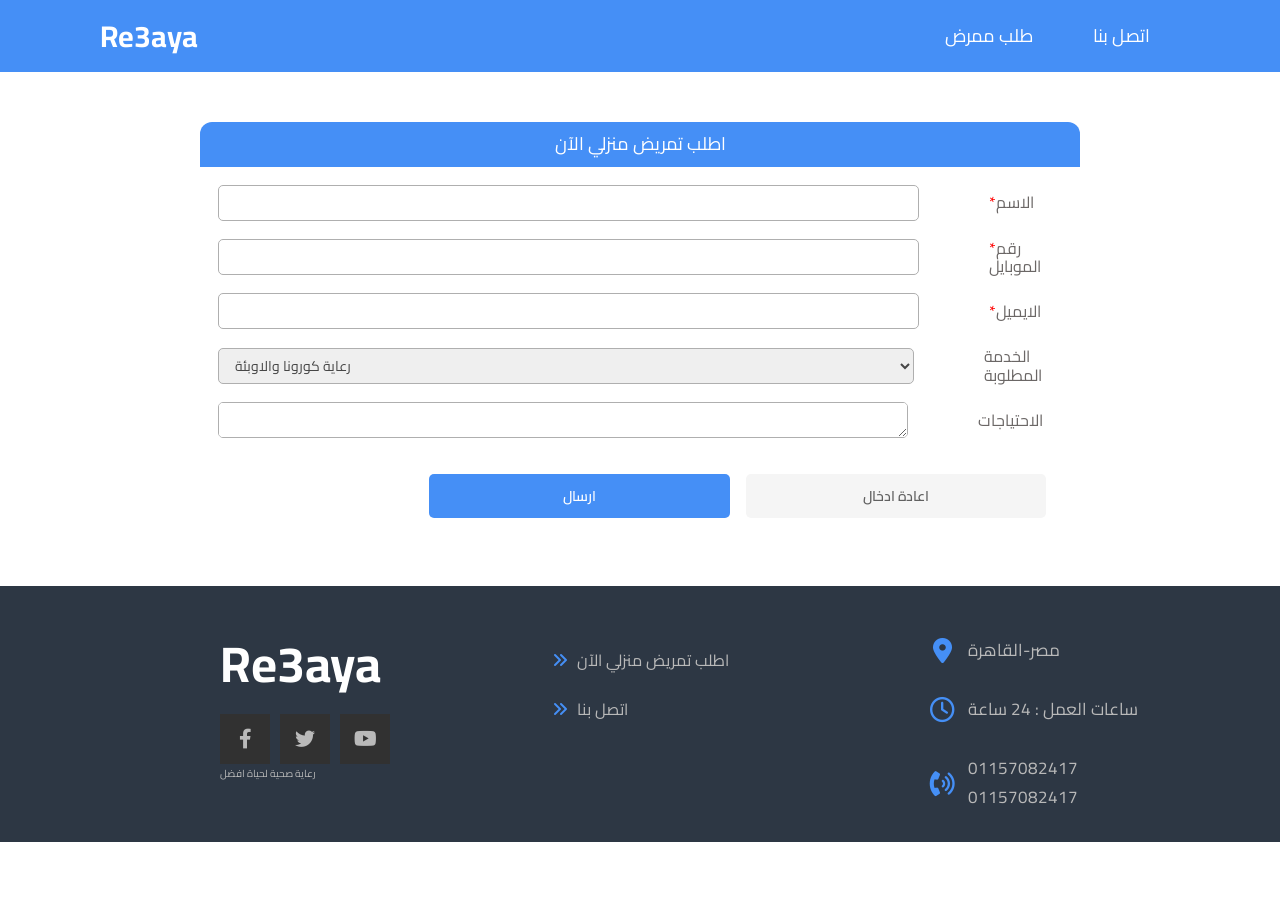
<file: nurse.html>
<!DOCTYPE html>
<html lang="ar">

<head>
    <meta charset="UTF-8">
    <meta http-equiv="X-UA-Compatible" content="IE=edge">
    <meta name="viewport" content="width=device-width, initial-scale=1.0">
    <link rel="preconnect" href="https://fonts.googleapis.com">
    <link rel="preconnect" href="https://fonts.gstatic.com" crossorigin>
    <link
        href="https://fonts.googleapis.com/css2?family=Cairo:wght@300;400;700&family=Open+Sans:wght@400;700&family=Roboto:wght@300;400&family=Work+Sans:wght@200;300;400;500;600;700;800&display=swap"
        rel="stylesheet">
    <link rel="stylesheet" href="css/normalize.css" />
    <link rel="stylesheet" href="css/nurse.css" />
    <link rel="stylesheet" href="css/all.min.css" />
    <title>Nurse</title>
</head>

<body>
    <div class="header" id="header">
        <div class="container">
            <a class="logo" href="./index.html">Re3aya</a>
            <ul class="main-nav">
                <li class="active3"><a href="#nurse">طلب ممرض</a></li>
                <li class="active"><a href="">اتصل بنا </a></li>
            </ul>
        </div>
    </div>



    <div class="nurse" id="nurse">
        <div class="container">
            <div class="manage-profile-data">

                <p class="form-header">اطلب تمريض منزلي الآن</p>

                <form class="edit-data-form" action="#">


                    <div class="field-container">
                        <label class="label" for="user-name"><span class="required">*</span>الاسم</label>
                        <input class="input-field" type="text" id="user-name" required>
                    </div>

                    <div class="field-container">
                        <label class="label" for="mobile-number"><span class="required">*</span>رقم الموبايل</label>
                        <input class="input-field" type="tel" id="mobile-number" required>
                    </div>

                    <div class="field-container">
                        <label class="label" for="email"><span class="required">*</span>الايميل</label>
                        <input class="input-field" type="email" id="email" required>
                    </div>

                    <div class="field-container">
                        <label class="label" for="service">الخدمة المطلوبة</label>
                        <select class="input-field area" name="service" id="service">
                            <option value="Corona">رعاية كورونا والاوبئة</option>
                            <option value="Express">الخدمات السريعة</option>
                            <option value="Elderly">رعاية كبار السن</option>
                            <option value="baby">الرعاية بالاطفال</option>
                            <option value="natural">العلاج الطبيعي</option>
                        </select>
                    </div>
                    <div class="field-container">
                        <label class="label" for="need">الاحتياجات</label>
                        <textarea id="need" class="input-field" name=" note"></textarea>
                    </div>

                    <div class="btns-container">
                        <div class="btns">
                            <button type="submit" class="btn save">ارسال</button>
                            <button type="reset" class="btn cancel">اعادة ادخال</button>
                        </div>
                    </div>

                </form>

            </div>

        </div>
    </div>




    <div class="footer">
        <div class="container">
            <div class="box">
                <h3>Re3aya</h3>
                <ul class="social">
                    <li>
                        <a href="#" class="facebook">
                            <i class="fab fa-facebook-f"></i>
                        </a>
                    </li>
                    <li>
                        <a href="#" class="twitter">
                            <i class="fab fa-twitter"></i>
                        </a>
                    </li>
                    <li>
                        <a href="#" class="youtube">
                            <i class="fab fa-youtube"></i>
                        </a>
                    </li>
                </ul>
                <p class="text">رعاية صحية لحياة افضل</p>
            </div>
            <div class="box">
                <ul class="links">
                    <li><a href="#nurse">اطلب تمريض منزلي الآن</a></li>
                    <li><a href="#">اتصل بنا</a></li>
                </ul>
            </div>
            <div class="box">
                <div class="line">
                    <i class="fas fa-map-marker-alt fa-fw"></i>
                    <div class="info">مصر-القاهرة</div>
                </div>
                <div class="line">
                    <i class="far fa-clock fa-fw"></i>
                    <div class="info">ساعات العمل : 24 ساعة</div>
                </div>
                <div class="line">
                    <i class="fas fa-phone-volume fa-fw"></i>
                    <div class="info">
                        <span>01157082417</span>
                        <span>01157082417</span>
                    </div>
                </div>
            </div>
        </div>


        <script src="js/nurse.js"></script>
</body>

</html>
</file>
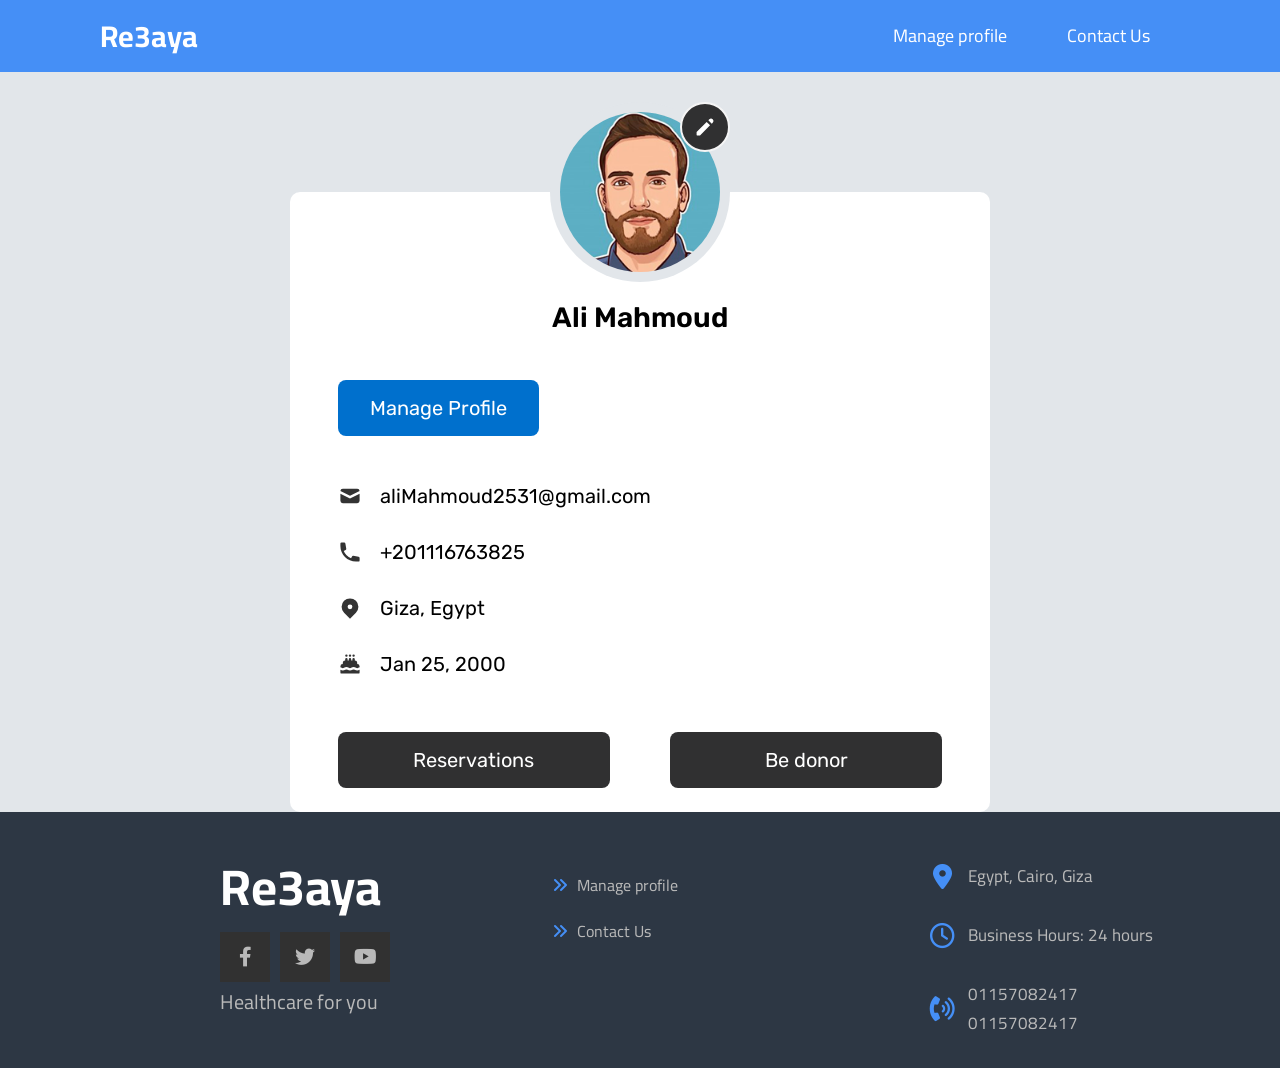
<file: prof.html>
<!DOCTYPE html>
<html lang="en">

<head>
    <meta charset="UTF-8">
    <meta http-equiv="X-UA-Compatible" content="IE=edge">
    <meta name="viewport" content="width=device-width, initial-scale=1.0">

    <link rel="stylesheet" href="css/style.css">
    <link rel="stylesheet" href="css/all.min.css" />
    <title>User profile</title>
</head>

<body>
    <div class="header" id="header">
        <div class="container1">
            <a class="logo" href="./index.html">Re3aya</a>
            <ul class="main-nav">
                <li class="active3"><a href="manage-profile.html">Manage profile</a></li>
                <li class="active"><a href="">Contact Us</a></li>
            </ul>
        </div>
    </div>
    <div class="container">

        <div class="img-container">
            <img src="images/avatar-05.png" alt="User profile image.">

            <a href="#" class="edit-icon-container">
                <svg xmlns="http://www.w3.org/2000/svg" class=" user-data-icon edit-icon" viewBox="0 0 20 20"
                    fill="currentColor">
                    <path
                        d="M13.586 3.586a2 2 0 112.828 2.828l-.793.793-2.828-2.828.793-.793zM11.379 5.793L3 14.172V17h2.828l8.38-8.379-2.83-2.828z" />
                </svg>
            </a>
        </div>

        <p class="user-name">
            Ali Mahmoud
        </p>

        <a class="btn manage" href="manage-profile.html">Manage Profile</a>

        <ul class="user-data-list">
            <li class="user-data">
                <svg xmlns="http://www.w3.org/2000/svg" class="user-data-icon" viewBox="0 0 20 20" fill="currentColor">
                    <path d="M2.003 5.884L10 9.882l7.997-3.998A2 2 0 0016 4H4a2 2 0 00-1.997 1.884z" />
                    <path d="M18 8.118l-8 4-8-4V14a2 2 0 002 2h12a2 2 0 002-2V8.118z" />
                </svg>
                <p>aliMahmoud2531@gmail.com</p>
            </li>
            <li class="user-data">
                <svg xmlns="http://www.w3.org/2000/svg" class="user-data-icon" viewBox="0 0 20 20" fill="currentColor">
                    <path
                        d="M2 3a1 1 0 011-1h2.153a1 1 0 01.986.836l.74 4.435a1 1 0 01-.54 1.06l-1.548.773a11.037 11.037 0 006.105 6.105l.774-1.548a1 1 0 011.059-.54l4.435.74a1 1 0 01.836.986V17a1 1 0 01-1 1h-2C7.82 18 2 12.18 2 5V3z" />
                </svg>
                <p>+201116763825</p>
            </li>
            <li class="user-data">
                <svg xmlns="http://www.w3.org/2000/svg" class="user-data-icon" viewBox="0 0 20 20" fill="currentColor">
                    <path fill-rule="evenodd"
                        d="M5.05 4.05a7 7 0 119.9 9.9L10 18.9l-4.95-4.95a7 7 0 010-9.9zM10 11a2 2 0 100-4 2 2 0 000 4z"
                        clip-rule="evenodd" />
                </svg>
                <p>Giza, Egypt</p>
            </li>
            <li class="user-data">
                <svg xmlns="http://www.w3.org/2000/svg" class="user-data-icon" viewBox="0 0 20 20" fill="currentColor">
                    <path fill-rule="evenodd"
                        d="M6 3a1 1 0 011-1h.01a1 1 0 010 2H7a1 1 0 01-1-1zm2 3a1 1 0 00-2 0v1a2 2 0 00-2 2v1a2 2 0 00-2 2v.683a3.7 3.7 0 011.055.485 1.704 1.704 0 001.89 0 3.704 3.704 0 014.11 0 1.704 1.704 0 001.89 0 3.704 3.704 0 014.11 0 1.704 1.704 0 001.89 0A3.7 3.7 0 0118 12.683V12a2 2 0 00-2-2V9a2 2 0 00-2-2V6a1 1 0 10-2 0v1h-1V6a1 1 0 10-2 0v1H8V6zm10 8.868a3.704 3.704 0 01-4.055-.036 1.704 1.704 0 00-1.89 0 3.704 3.704 0 01-4.11 0 1.704 1.704 0 00-1.89 0A3.704 3.704 0 012 14.868V17a1 1 0 001 1h14a1 1 0 001-1v-2.132zM9 3a1 1 0 011-1h.01a1 1 0 110 2H10a1 1 0 01-1-1zm3 0a1 1 0 011-1h.01a1 1 0 110 2H13a1 1 0 01-1-1z"
                        clip-rule="evenodd" />
                </svg>
                <p>Jan 25, 2000</p>
            </li>
            <li class="user-data">

            </li>
        </ul>

        <div class="btn-container">

            <a class="btn reser" href="reservations.html">Reservations</a>

            <a class="btn donor" href="./blood.html">Be donor</a>

        </div>

    </div>


    <div class="footer">
        <div class="container1">
            <div class="box">
                <h3>Re3aya</h3>
                <ul class="social">
                    <li>
                        <a href="#" class="facebook">
                            <i class="fab fa-facebook-f"></i>
                        </a>
                    </li>
                    <li>
                        <a href="#" class="twitter">
                            <i class="fab fa-twitter"></i>
                        </a>
                    </li>
                    <li>
                        <a href="#" class="youtube">
                            <i class="fab fa-youtube"></i>
                        </a>
                    </li>
                </ul>
                <p class="text">Healthcare for you</p>
            </div>
            <div class="box">
                <ul class="links">
                    <li><a href="./manage-profile.html">Manage profile</a></li>
                    <li><a href="#">Contact Us</a></li>
                </ul>
            </div>
            <div class="box">
                <div class="line">
                    <i class="fas fa-map-marker-alt fa-fw"></i>
                    <div class="info">Egypt, Cairo, Giza</div>
                </div>
                <div class="line">
                    <i class="far fa-clock fa-fw"></i>
                    <div class="info">Business Hours: 24 hours</div>
                </div>
                <div class="line">
                    <i class="fas fa-phone-volume fa-fw"></i>
                    <div class="info">
                        <span>01157082417</span>
                        <span>01157082417</span>
                    </div>
                </div>
            </div>
        </div>


        <script src="js/prof.js"></script>

</body>

</html>
</file>
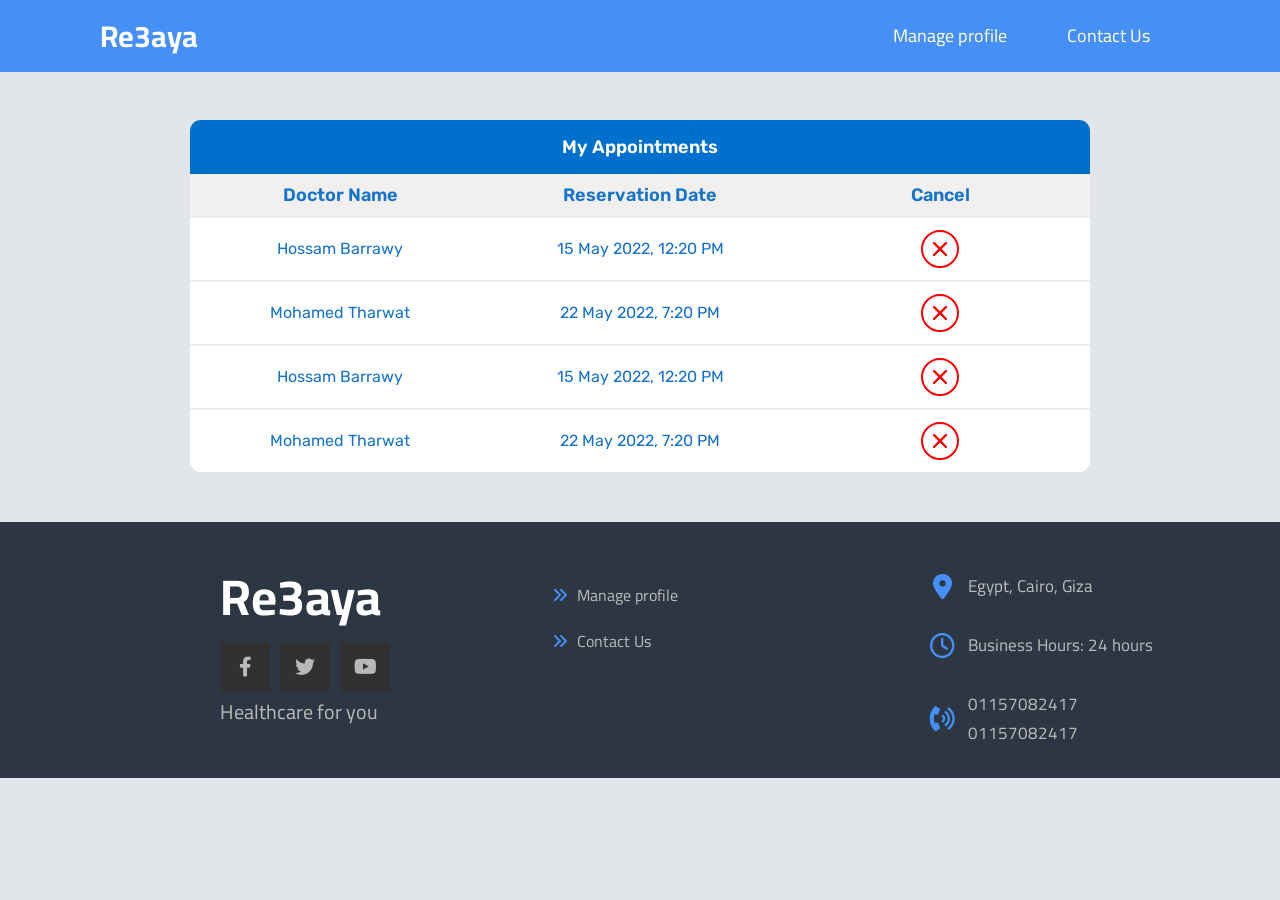
<file: reservations.html>
<!DOCTYPE html>
<html lang="en">

<head>
    <meta charset="UTF-8">
    <meta http-equiv="X-UA-Compatible" content="IE=edge">
    <meta name="viewport" content="width=device-width, initial-scale=1.0">

    <link rel="stylesheet" href="css/reservations.css">
    <link rel="stylesheet" href="css/all.min.css" />
    <title>Reservations</title>
</head>

<body>
    <div class="header" id="header">
        <div class="container1">
            <a class="logo" href="./index.html">Re3aya</a>
            <ul class="main-nav">
                <li class="active3"><a href="manage-profile.html">Manage profile</a></li>
                <li class="active"><a href="">Contact Us</a></li>
            </ul>
        </div>
    </div>

    <div class="container">

        <p class="appointments">
            My Appointments
        </p>

        <div class="reservations-table-header">
            <div class="doctor-name item">
                <p>Doctor Name</p>
            </div>

            <div class="reservation-date item">
                <p>Reservation Date</p>
            </div>

            <div class="reservation-cancel-header item">
                <p>Cancel</p>
            </div>
        </div>

        <div class="reservations-table-data">
            <div class="doctor-name item">
                <p>
                    <a class="doctor-profile-link" href="#">
                        Hossam Barrawy
                    </a>
                </p>
            </div>

            <div class="reservation-date item">
                <p>15 May 2022, 12:20 PM</p>
            </div>

            <div class="reservation-cancel item">
                <button class="cancel-btn">
                    <svg xmlns="http://www.w3.org/2000/svg" class="icon" viewBox="0 0 20 20" fill="currentColor">
                        <path fill-rule="evenodd"
                            d="M4.293 4.293a1 1 0 011.414 0L10 8.586l4.293-4.293a1 1 0 111.414 1.414L11.414 10l4.293 4.293a1 1 0 01-1.414 1.414L10 11.414l-4.293 4.293a1 1 0 01-1.414-1.414L8.586 10 4.293 5.707a1 1 0 010-1.414z"
                            clip-rule="evenodd" />
                    </svg>
                </button>
            </div>

        </div>

        <div class="reservations-table-data">
            <div class="doctor-name item">
                <p>
                    <a class="doctor-profile-link" href="#">
                        Mohamed Tharwat
                    </a>
                </p>
            </div>

            <div class="reservation-date item">
                <p>22 May 2022, 7:20 PM</p>
            </div>

            <div class="reservation-cancel item">
                <button class="cancel-btn">
                    <svg xmlns="http://www.w3.org/2000/svg" class="icon" viewBox="0 0 20 20" fill="currentColor">
                        <path fill-rule="evenodd"
                            d="M4.293 4.293a1 1 0 011.414 0L10 8.586l4.293-4.293a1 1 0 111.414 1.414L11.414 10l4.293 4.293a1 1 0 01-1.414 1.414L10 11.414l-4.293 4.293a1 1 0 01-1.414-1.414L8.586 10 4.293 5.707a1 1 0 010-1.414z"
                            clip-rule="evenodd" />
                    </svg>
                </button>
            </div>

        </div>

        <div class="reservations-table-data">
            <div class="doctor-name item">
                <p>
                    <a class="doctor-profile-link" href="#">
                        Hossam Barrawy
                    </a>
                </p>
            </div>

            <div class="reservation-date item">
                <p>15 May 2022, 12:20 PM</p>
            </div>

            <div class="reservation-cancel item">
                <button class="cancel-btn">
                    <svg xmlns="http://www.w3.org/2000/svg" class="icon" viewBox="0 0 20 20" fill="currentColor">
                        <path fill-rule="evenodd"
                            d="M4.293 4.293a1 1 0 011.414 0L10 8.586l4.293-4.293a1 1 0 111.414 1.414L11.414 10l4.293 4.293a1 1 0 01-1.414 1.414L10 11.414l-4.293 4.293a1 1 0 01-1.414-1.414L8.586 10 4.293 5.707a1 1 0 010-1.414z"
                            clip-rule="evenodd" />
                    </svg>
                </button>
            </div>

        </div>

        <div class="reservations-table-data">
            <div class="doctor-name item">
                <p>
                    <a class="doctor-profile-link" href="#">
                        Mohamed Tharwat
                    </a>
                </p>
            </div>

            <div class="reservation-date item">
                <p>22 May 2022, 7:20 PM</p>
            </div>

            <div class="reservation-cancel item">
                <button class="cancel-btn">
                    <svg xmlns="http://www.w3.org/2000/svg" class="icon" viewBox="0 0 20 20" fill="currentColor">
                        <path fill-rule="evenodd"
                            d="M4.293 4.293a1 1 0 011.414 0L10 8.586l4.293-4.293a1 1 0 111.414 1.414L11.414 10l4.293 4.293a1 1 0 01-1.414 1.414L10 11.414l-4.293 4.293a1 1 0 01-1.414-1.414L8.586 10 4.293 5.707a1 1 0 010-1.414z"
                            clip-rule="evenodd" />
                    </svg>
                </button>
            </div>

        </div>


    </div>



    <div class="footer">
        <div class="container1">
            <div class="box">
                <h3>Re3aya</h3>
                <ul class="social">
                    <li>
                        <a href="#" class="facebook">
                            <i class="fab fa-facebook-f"></i>
                        </a>
                    </li>
                    <li>
                        <a href="#" class="twitter">
                            <i class="fab fa-twitter"></i>
                        </a>
                    </li>
                    <li>
                        <a href="#" class="youtube">
                            <i class="fab fa-youtube"></i>
                        </a>
                    </li>
                </ul>
                <p class="text">Healthcare for you</p>
            </div>
            <div class="box">
                <ul class="links">
                    <li><a href="./manage-profile.html">Manage profile</a></li>
                    <li><a href="#">Contact Us</a></li>
                </ul>
            </div>
            <div class="box">
                <div class="line">
                    <i class="fas fa-map-marker-alt fa-fw"></i>
                    <div class="info">Egypt, Cairo, Giza</div>
                </div>
                <div class="line">
                    <i class="far fa-clock fa-fw"></i>
                    <div class="info">Business Hours: 24 hours</div>
                </div>
                <div class="line">
                    <i class="fas fa-phone-volume fa-fw"></i>
                    <div class="info">
                        <span>01157082417</span>
                        <span>01157082417</span>
                    </div>
                </div>
            </div>
        </div>


        <script src="js/prof.js"></script>


</body>

</html>
</file>
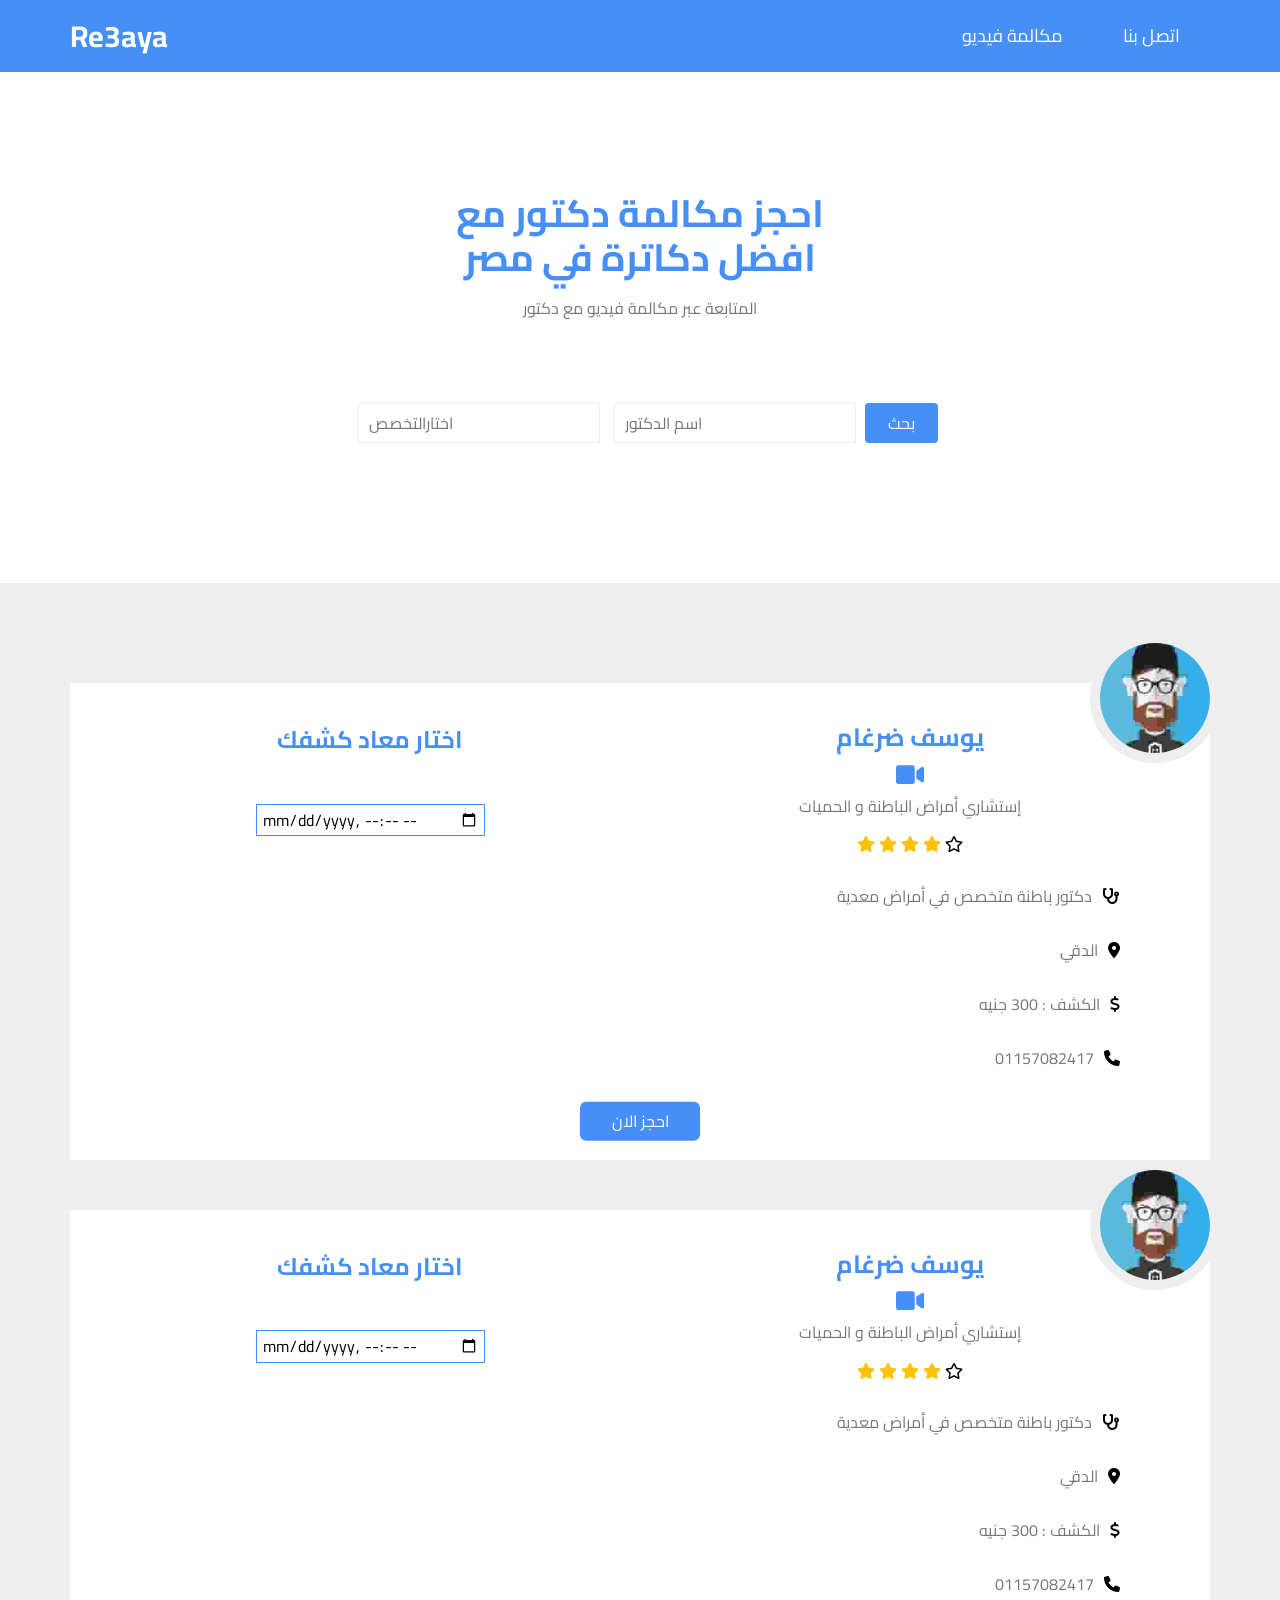
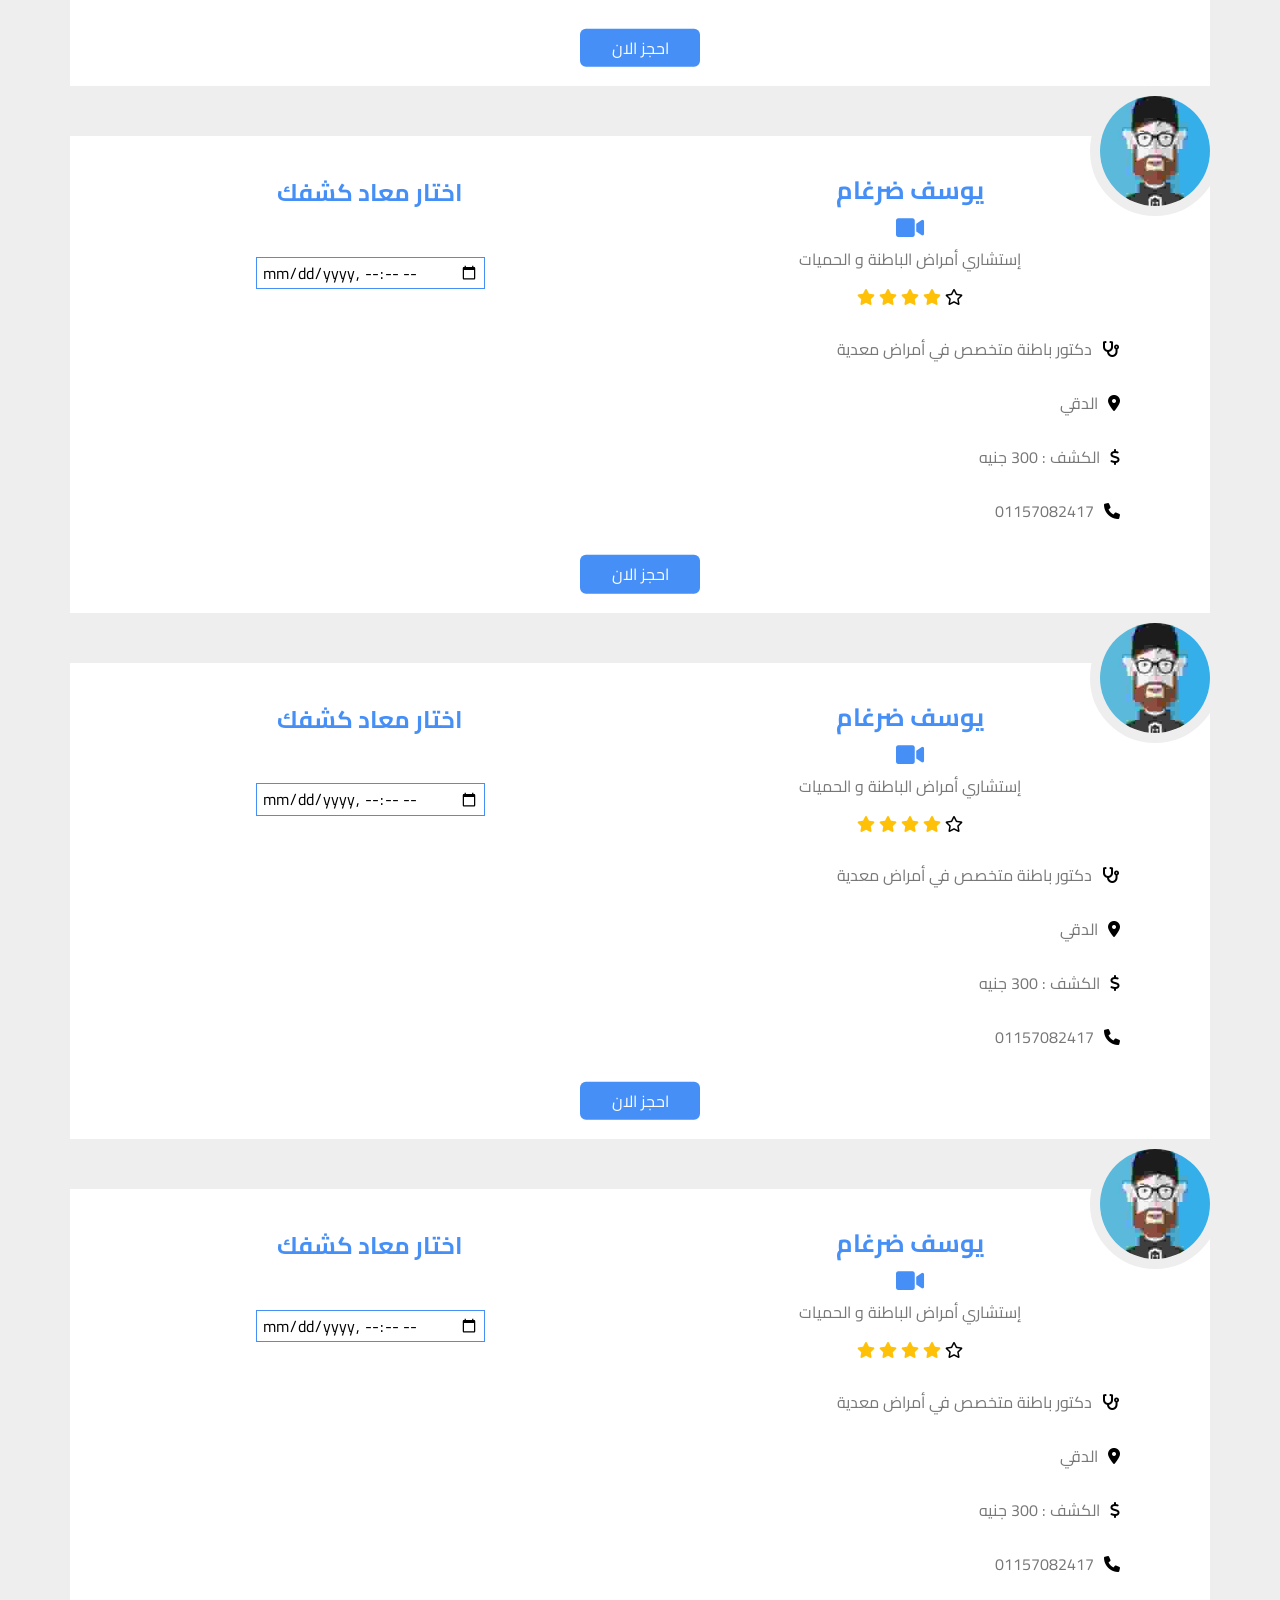
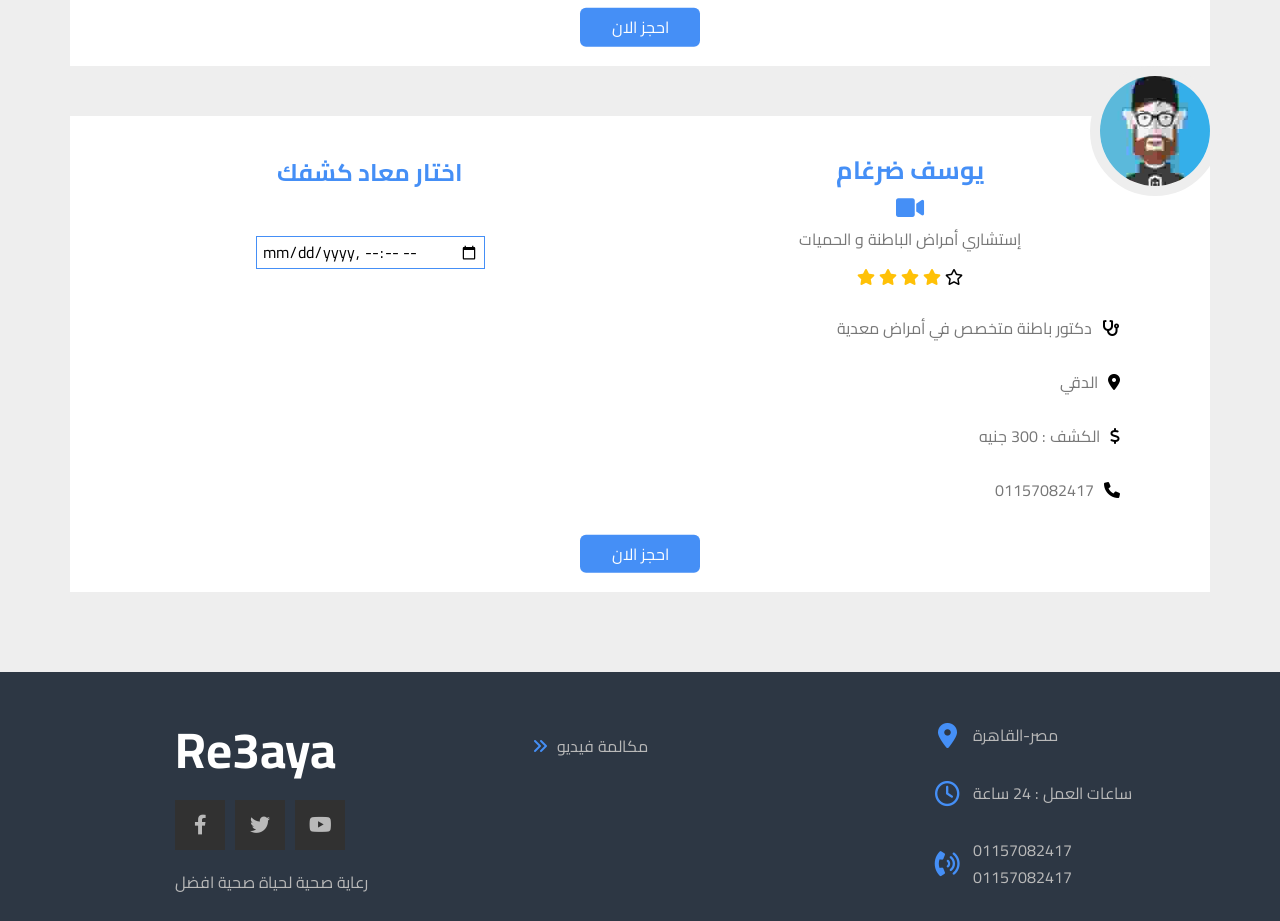
<file: video call.html>
<!DOCTYPE html>
<html lang="ar">

<head>
    <meta charset="UTF-8">
    <meta http-equiv="X-UA-Compatible" content="IE=edge">
    <meta name="viewport" content="width=device-width, initial-scale=1.0">
    <link rel="preconnect" href="https://fonts.googleapis.com">
    <link rel="preconnect" href="https://fonts.gstatic.com" crossorigin>
    <link
        href="https://fonts.googleapis.com/css2?family=Cairo:wght@300;400;700&family=Open+Sans:wght@400;700&family=Roboto:wght@300;400&family=Work+Sans:wght@200;300;400;500;600;700;800&display=swap"
        rel="stylesheet">
    <link rel="stylesheet" href="css/normalize.css" />
    <link rel="stylesheet" href="css/video call.css" />
    <link rel="stylesheet" href="css/all.min.css" />

    <title>مكالمة فيديو</title>
</head>

<body>
    <div class="header" id="header">
        <div class="container">
            <a class="logo" href="./index.html">Re3aya</a>
            <ul class="main-nav">
                <li class="active3"><a href="#doctor">مكالمة فيديو</a></li>
                <li class="active"><a href="">اتصل بنا</a></li>
            </ul>
        </div>
    </div>

    <div class="landing" id="doctor">
        <div class="container">
            <div class="text">
                <h3>احجز مكالمة دكتور مع افضل دكاترة في مصر</h3>
                <p>المتابعة عبر مكالمة فيديو مع دكتور</p>
            </div>
            <div class="input">
                <form>
                    <input list="speciality" placeholder="اختارالتخصص">
                    <datalist id="speciality">
                        <option value="أسنان">
                        <option value="نفسي">
                        <option value="اطفال وحديثي الولاده">
                        <option value="مخ واعصاب">
                        <option value="عظام">
                        <option value="نساءوتوليد">
                        <option value="انف واذن وحنجره">
                        <option value="قلب واوعيه دمويه">
                        <option value="امراض دم">
                        <option value="اورام">
                        <option value="باطنه">
                        <option value="تخسيس وتغذيه">
                        <option value="جراحة اطفال">
                        <option value="جراحة تجميل">
                        <option value="جراحه عامه">
                        <option value="جلديه">
                        <option value="عيون">
                        <option value="ذكورة وعقم">
                        <option value="مسالك بوليه">
                        <option value="كلي">
                        <option value="كبد">
                    </datalist>


                    <label for="docname"></label>
                    <input type="text" placeholder="اسم الدكتور" id="docname">

                    <button class="btn">بحث</button>
                </form>
            </div>
        </div>
    </div>

    <div class="alldoctors" id="alldoctors">
        <div class="container">
            <div class="box">
                <div class="appointment">
                    <h2>اختار معاد كشفك</h2>
                    <div class="time">
                        <form action="">
                            <input required type="datetime-local" id="meeting-time" name="meeting-time"
                                value="2022-00-12T19:30" min="2022-06-16T08:00" max="2022-00-30T16:00">
                        </form>
                    </div>
                </div>
                <div class="col">
                    <img src="images/avatar-01.jpg" alt="" />
                    <h3>يوسف ضرغام</h3>
                    <i class='fas fa-video vid'></i>
                    <span class="title">إستشاري أمراض الباطنة و الحميات</span>
                    <div class="rate">
                        <i class="filled fas fa-star"></i>
                        <i class="filled fas fa-star"></i>
                        <i class="filled fas fa-star"></i>
                        <i class="filled fas fa-star"></i>
                        <i class="far fa-star"></i>
                    </div>
                    <ul>
                        <li>
                            <i class="fa fa-stethoscope"></i>
                            <p class="active1"><span>دكتور باطنة متخصص في أمراض معدية</span></p>
                        </li>
                        <li>
                            <i class='fas fa-map-marker-alt'></i>
                            <p><span>الدقي</span></p>
                        </li>
                        <li>
                            <i class="fa fa-dollar"></i>
                            <p>الكشف : <span>300 جنيه</span></p>
                        </li>
                        <li>
                            <i class="fa fa-phone"></i>
                            <p><span>01157082417</span></p>
                        </li>
                    </ul>
                </div>
                <button class="btn">احجز الان</button>
            </div>
            <div class="box">
                <div class="appointment">
                    <h2>اختار معاد كشفك</h2>
                    <div class="time">
                        <form action="">
                            <input required type="datetime-local" id="meeting-time" name="meeting-time"
                                value="2022-00-12T19:30" min="2022-06-16T08:00" max="2022-00-30T16:00">
                        </form>
                    </div>
                </div>
                <div class="col">
                    <img src="images/avatar-01.jpg" alt="" />
                    <h3>يوسف ضرغام</h3>
                    <i class='fas fa-video vid'></i>
                    <span class="title">إستشاري أمراض الباطنة و الحميات</span>
                    <div class="rate">
                        <i class="filled fas fa-star"></i>
                        <i class="filled fas fa-star"></i>
                        <i class="filled fas fa-star"></i>
                        <i class="filled fas fa-star"></i>
                        <i class="far fa-star"></i>
                    </div>
                    <ul>
                        <li>
                            <i class="fa fa-stethoscope"></i>
                            <p class="active1"><span>دكتور باطنة متخصص في أمراض معدية</span></p>
                        </li>
                        <li>
                            <i class='fas fa-map-marker-alt'></i>
                            <p><span>الدقي</span></p>
                        </li>
                        <li>
                            <i class="fa fa-dollar"></i>
                            <p>الكشف : <span>300 جنيه</span></p>
                        </li>
                        <li>
                            <i class="fa fa-phone"></i>
                            <p><span>01157082417</span></p>
                        </li>
                    </ul>
                </div>
                <button class="btn">احجز الان</button>
            </div>
            <div class="box">
                <div class="appointment">
                    <h2>اختار معاد كشفك</h2>
                    <div class="time">
                        <form action="">
                            <input required type="datetime-local" id="meeting-time" name="meeting-time"
                                value="2022-00-12T19:30" min="2022-06-16T08:00" max="2022-00-30T16:00">
                        </form>
                    </div>
                </div>
                <div class="col">
                    <img src="images/avatar-01.jpg" alt="" />
                    <h3>يوسف ضرغام</h3>
                    <i class='fas fa-video vid'></i>
                    <span class="title">إستشاري أمراض الباطنة و الحميات</span>
                    <div class="rate">
                        <i class="filled fas fa-star"></i>
                        <i class="filled fas fa-star"></i>
                        <i class="filled fas fa-star"></i>
                        <i class="filled fas fa-star"></i>
                        <i class="far fa-star"></i>
                    </div>
                    <ul>
                        <li>
                            <i class="fa fa-stethoscope"></i>
                            <p class="active1"><span>دكتور باطنة متخصص في أمراض معدية</span></p>
                        </li>
                        <li>
                            <i class='fas fa-map-marker-alt'></i>
                            <p><span>الدقي</span></p>
                        </li>
                        <li>
                            <i class="fa fa-dollar"></i>
                            <p>الكشف : <span>300 جنيه</span></p>
                        </li>
                        <li>
                            <i class="fa fa-phone"></i>
                            <p><span>01157082417</span></p>
                        </li>
                    </ul>
                </div>
                <button class="btn">احجز الان</button>
            </div>
            <div class="box">
                <div class="appointment">
                    <h2>اختار معاد كشفك</h2>
                    <div class="time">
                        <form action="">
                            <input required type="datetime-local" id="meeting-time" name="meeting-time"
                                value="2022-00-12T19:30" min="2022-06-16T08:00" max="2022-00-30T16:00">
                        </form>
                    </div>
                </div>
                <div class="col">
                    <img src="images/avatar-01.jpg" alt="" />
                    <h3>يوسف ضرغام</h3>
                    <i class='fas fa-video vid'></i>
                    <span class="title">إستشاري أمراض الباطنة و الحميات</span>
                    <div class="rate">
                        <i class="filled fas fa-star"></i>
                        <i class="filled fas fa-star"></i>
                        <i class="filled fas fa-star"></i>
                        <i class="filled fas fa-star"></i>
                        <i class="far fa-star"></i>
                    </div>
                    <ul>
                        <li>
                            <i class="fa fa-stethoscope"></i>
                            <p class="active1"><span>دكتور باطنة متخصص في أمراض معدية</span></p>
                        </li>
                        <li>
                            <i class='fas fa-map-marker-alt'></i>
                            <p><span>الدقي</span></p>
                        </li>
                        <li>
                            <i class="fa fa-dollar"></i>
                            <p>الكشف : <span>300 جنيه</span></p>
                        </li>
                        <li>
                            <i class="fa fa-phone"></i>
                            <p><span>01157082417</span></p>
                        </li>
                    </ul>
                </div>
                <button class="btn">احجز الان</button>
            </div>
            <div class="box">
                <div class="appointment">
                    <h2>اختار معاد كشفك</h2>
                    <div class="time">
                        <form action="">
                            <input required type="datetime-local" id="meeting-time" name="meeting-time"
                                value="2022-00-12T19:30" min="2022-06-16T08:00" max="2022-00-30T16:00">
                        </form>
                    </div>
                </div>
                <div class="col">
                    <img src="images/avatar-01.jpg" alt="" />
                    <h3>يوسف ضرغام</h3>
                    <i class='fas fa-video vid'></i>
                    <span class="title">إستشاري أمراض الباطنة و الحميات</span>
                    <div class="rate">
                        <i class="filled fas fa-star"></i>
                        <i class="filled fas fa-star"></i>
                        <i class="filled fas fa-star"></i>
                        <i class="filled fas fa-star"></i>
                        <i class="far fa-star"></i>
                    </div>
                    <ul>
                        <li>
                            <i class="fa fa-stethoscope"></i>
                            <p class="active1"><span>دكتور باطنة متخصص في أمراض معدية</span></p>
                        </li>
                        <li>
                            <i class='fas fa-map-marker-alt'></i>
                            <p><span>الدقي</span></p>
                        </li>
                        <li>
                            <i class="fa fa-dollar"></i>
                            <p>الكشف : <span>300 جنيه</span></p>
                        </li>
                        <li>
                            <i class="fa fa-phone"></i>
                            <p><span>01157082417</span></p>
                        </li>
                    </ul>
                </div>
                <button class="btn">احجز الان</button>
            </div>
            <div class="box">
                <div class="appointment">
                    <h2>اختار معاد كشفك</h2>
                    <div class="time">
                        <form action="">
                            <input required type="datetime-local" id="meeting-time" name="meeting-time"
                                value="2022-00-12T19:30" min="2022-06-16T08:00" max="2022-00-30T16:00">
                        </form>
                    </div>
                </div>
                <div class="col">
                    <img src="images/avatar-01.jpg" alt="" />
                    <h3>يوسف ضرغام</h3>
                    <i class='fas fa-video vid'></i>
                    <span class="title">إستشاري أمراض الباطنة و الحميات</span>
                    <div class="rate">
                        <i class="filled fas fa-star"></i>
                        <i class="filled fas fa-star"></i>
                        <i class="filled fas fa-star"></i>
                        <i class="filled fas fa-star"></i>
                        <i class="far fa-star"></i>
                    </div>
                    <ul>
                        <li>
                            <i class="fa fa-stethoscope"></i>
                            <p class="active1"><span>دكتور باطنة متخصص في أمراض معدية</span></p>
                        </li>
                        <li>
                            <i class='fas fa-map-marker-alt'></i>
                            <p><span>الدقي</span></p>
                        </li>
                        <li>
                            <i class="fa fa-dollar"></i>
                            <p>الكشف : <span>300 جنيه</span></p>
                        </li>
                        <li>
                            <i class="fa fa-phone"></i>
                            <p><span>01157082417</span></p>
                        </li>
                    </ul>
                </div>
                <button class="btn">احجز الان</button>
            </div>
        </div>
    </div>






    <div class="footer">
        <div class="container">
            <div class="box">
                <h3>Re3aya</h3>
                <ul class="social">
                    <li>
                        <a href="#" class="facebook">
                            <i class="fab fa-facebook-f"></i>
                        </a>
                    </li>
                    <li>
                        <a href="#" class="twitter">
                            <i class="fab fa-twitter"></i>
                        </a>
                    </li>
                    <li>
                        <a href="#" class="youtube">
                            <i class="fab fa-youtube"></i>
                        </a>
                    </li>
                </ul>
                <p class="text">رعاية صحية لحياة صحية افضل</p>
            </div>
            <div class="box">
                <ul class="links">
                    <li><a href="#doctor">مكالمة فيديو</a></li>
                </ul>
            </div>
            <div class="box">
                <div class="line">
                    <i class="fas fa-map-marker-alt fa-fw"></i>
                    <div class="info">مصر-القاهرة</div>
                </div>
                <div class="line">
                    <i class="far fa-clock fa-fw"></i>
                    <div class="info">ساعات العمل : 24 ساعة</div>
                </div>
                <div class="line">
                    <i class="fas fa-phone-volume fa-fw"></i>
                    <div class="info">
                        <span>01157082417</span>
                        <span>01157082417</span>
                    </div>
                </div>
            </div>
        </div>
    </div>


    <script src="js/video call.js"></script>
</body>

</html>
</file>
<file: css/landing.css>
* {
    -webkit-box-sizing: border-box;
    -moz-box-sizing: border-box;
    box-sizing: border-box;
}

:root {
    --main-color: #458FF6;
    --main-color-alt: #1787e0;
    --main-transition: 0.3s;
}

body {
    font-family: 'Cairo', sans-serif;
}

a {
    text-decoration: none;
}

html {
    scroll-behavior: smooth;
}

ul {
    list-style: none;
    padding: 0;
    margin: 0;
}

.container {
    padding-left: 15px;
    padding-right: 15px;
    margin-left: auto;
    margin-right: auto;

}

@media (min-width: 768px) {
    .container {
        width: 750px;
    }
}

@media (min-width: 992px) {
    .container {
        width: 970px;
    }
}

@media (min-width: 1200px) {
    .container {
        width: 1170px;
    }
}

/*Start of header*/

.header {
    background-color: var(--main-color);
    position: relative;
}

.header .container {
    display: flex;
    justify-content: space-between;
    align-items: center;
    position: relative;
}

.logo {
    color: white;
    font-size: 26px;
    font-weight: bold;
    height: 72px;
    display: flex;
    align-items: center;
}

@media (max-width: 450px) {
    .logo {
        padding-left: 10px;
    }
}

.header .main-nav {
    display: flex;
}

.header .main-nav>li>a {
    position: relative;
    display: flex;
    justify-content: center;
    align-items: center;
    height: 72px;
    color: white;
    padding: 0 30px;
    overflow: hidden;
    font-size: 18px;
}

@media (min-width: 701px) {
    .header .main-nav>li>a:hover {
        color: white;
        background-color: var(--main-color-alt);
    }
}

.header .main-nav .active {
    padding: 25px 0px 0 15px;
}

.header .main-nav .active a {
    color: white;
    background-color: var(--main-color-alt);
    padding: 0px 20px;
    font-size: 20px;
    border-radius: 21px;
    width: 70px;
    height: 40px;
}

/*End of header*/


/*Start of landing*/

.landing {
    padding-bottom: 70px;
}

.landing .container {
    display: grid;
    grid-template-columns: repeat(auto-fill, minmax(300px, 1fr));
    grid-column-gap: 250px;
    padding-top: 50px;
}

.landing .container .image img {
    width: 590px;
    height: 480px;
}

.landing .container .text {
    padding: 100px 0 0 0;
    text-align: center;
}

.landing .container .text h1 {
    font-weight: 700;
    font-size: 40px;
    line-height: 56px;
}

.landing .container .text p {
    font-weight: 300;
    font-size: 18px;
    line-height: 32px;
    color: #777;
    margin-bottom: 30px;
    text-align: center;
}

.landing .container .text .btn1 {
    background-color: var(--main-color);
    border-radius: 30px;
    padding: 5px 15px;
    width: fit-content;
    color: white;
    margin: auto;
    cursor: pointer;
}

@media (max-width: 1200px) {
    .landing .container .image img {
        width: 450px;
        height: 400px;
    }

    .landing .container .text {
        padding: 50px 0 0 0;
    }
}

@media (max-width: 991px) {
    .landing .container {
        text-align: center;
    }

}

.header .menu {
    font-size: 22px;
    padding: 10px;
}

@media (max-width: 700px) {
    .landing .container .image img {
        width: 300px;
        height: 300px;
    }

    .landing .container .image {
        margin: auto;
    }

    .landing .container .text h1 {
        font-size: 30px;
    }

    .landing .container .text p {
        font-size: 16px;
    }

    .header .main-nav {
        display: none;
    }

    .header .menu:hover {
        cursor: pointer;
    }

    .header .menu.open+ul {
        display: flex;
        flex-direction: column;
        position: absolute;
        top: 100%;
        left: 0;
        width: 100%;
        background-color: rgb(0 0 0 / 50%);
    }

    .header .main-nav>li>a {
        text-align: center;
        height: 60px;
        color: white;
        padding: 0 30px;
        overflow: hidden;
        font-size: 18px;
        margin-left: 13px;
    }

    .header .main-nav .active {
        margin-bottom: 15px;
        text-align: center;
    }


}

@media (min-width: 701px) {
    .header .menu {
        display: none;
    }
}

@media (max-width: 300px) {
    .landing .container .image img {
        width: 230px;
        height: 240px;
    }

    .landing .container .text {
        width: 230px;
        text-align: center;
    }

    .landing .container .text .btn1 {
        margin: 30px;
    }
}

/*End of landing*/


/*Start of services*/
.main-heading {
    text-align: center;
}

.main-heading h2 {
    font-size: 37px;
    margin-bottom: 70px;
    position: relative;
}

@media (max-width: 450px) {
    .main-heading h2 {
        font-size: 26px;
    }

    .main-heading p {
        font-size: 12px;
    }
}

.main-heading h2::before {
    content: "";
    position: absolute;
    left: 50%;
    transform: translateX(-50%);
    height: 2px;
    width: 134px;
    background-color: #333;
    bottom: -30px;

}

.main-heading h2::after {
    content: "";
    position: absolute;
    left: 50%;
    transform: translateX(-50%);
    width: 12px;
    height: 12px;
    border: 2px solid #333;
    border-radius: 50%;
    bottom: -37px;
    background-color: white;

}

.main-heading p {
    width: 550px;
    max-width: 100%;
    margin: 0 auto 100px;
    line-height: 1.6;
    color: #777;
}

.services {
    padding-bottom: 80px;
    padding-top: 30px;
    background-color: #eee;
}

.services-container {
    display: grid;
    grid-template-columns: repeat(auto-fill, minmax(400px, 1fr));
    grid-gap: 30px;
    margin: 130px
}

.services-container .box {
    background-color: white;
    padding: 30px 10px 50px 10px;
    text-align: center;
    border: 1px solid rgb(207, 205, 205);
}

@media (max-width:600px) {
    .services-container {
        margin: auto;
        max-width: 90%;
    }
}

@media (max-width:460px) {
    .services-container {
        margin-left: 35px;
        padding: 0;
    }

    .services-container .box {
        width: 320px;
    }
}

@media (max-width:400px) {
    .services-container {
        margin: auto;
        padding: 0;
    }

    .services-container .box {
        width: 325px;
    }
}

@media (max-width:370px) {
    .services-container {
        margin: auto;
        padding: 0;
    }

    .services-container .box {
        width: 300px;
    }
}

@media (max-width:300px) {
    .services-container .box {
        width: 210px;
    }
}

.services-container .box i {
    font-size: 45px;
    color: var(--main-color);
    padding-top: 20px;

}

.services-container .box .text {
    padding-top: 20px;
}

.services-container .box p {
    color: #777;
}

.services-container .box:hover {
    cursor: pointer;
    animation: move 0.5s linear forwards;
}

.services-container .box:hover h3 {
    color: var(--main-color);
}

.services-container .box {
    background: linear-gradient(to right, var(--main-color) 50%, white 50%);
    background-position: right bottom;
    background-size: 200% 100%;
    transition: 0.7s;
}

.services-container .box:hover {
    background-position: left bottom;
}

.services-container .box:hover i {
    color: white;
}

.services-container .box:hover p {
    color: white;
}

.services-container .box:hover h3 {
    color: white;
}

@keyframes move {

    0%,
    10%,
    20% {
        transform: translateY(0);
    }

    40%,
    60%,
    80%,
    100% {
        transform: translateY(-15px);
    }

}

/*End of services*/



.about {
    padding-top: 40px;
    padding-bottom: 40px;
}

.about .about-container {
    display: grid;
    grid-template-columns: repeat(auto-fill, minmax(400px, 1fr));
    grid-column-gap: 100px;
    grid-row-gap: 10px;
    text-align: center;

}

.about .image {
    width: 30%;
    margin-left: 40px;
}

.about .text {
    width: 60%;
    margin-left: 100px;
    padding-top: 0px;
}

.about .text p {
    padding-left: 10px;
    color: #777;
    line-height: 1.6;
}

.about .image img {
    width: 540px;
    height: 450px;
}

@media (max-width: 1115px) {
    .about .image img {
        width: 500px;
        height: 420px;
    }
}

@media (max-width: 991px) {
    .about .image img {
        width: 500px;
        height: 400px;
    }

    .about .about-container {
        margin: auto;
        padding-left: 50px;
    }
}

@media (max-width: 767px) {
    .about .image img {
        width: 390px;
        height: 360px;
    }

    .about .text {
        margin: auto;
    }

    .about .image {
        width: 390px;
        height: 360px;
        margin: auto;
    }

    .about .about-container {
        padding-left: 0;
    }
}

@media (max-width: 600px) {
    .about .image img {
        width: 300px;
        height: 300px;
    }

    /* .about .text,
    .about .image {
        margin: 0 0 0 30px;
    } */

    .about .about-container {
        padding-left: 0;
    }
}

@media (max-width: 410px) {
    .about .image img {
        width: 250px;
        height: 250px;
    }

    .about .image {
        margin-left: -15px;
        /* margin: 0;
        padding: 0; */
    }

    .about .text {
        margin: 0 0 0 53px;
    }

    .about .about-container {
        margin-left: 10px;
    }
}

@media (max-width: 400px) {
    .about .image {
        margin-left: -41px;
        padding-left: 20px;
    }
}

@media (max-width: 365px) {
    .about .image img {
        width: 270px;
        height: 270px;
    }

    .about .image {
        margin-left: -45px;
    }

    .about .text p {
        padding: 0;
    }

    .about .about-container {
        margin-left: 0px;
    }
}




.contact {
    padding-top: 30px;
    padding-bottom: 60px;
    background-color: #eee;
}

.contact .container .box input,
.contact .container .box .input {
    display: block;
    margin: auto;
    margin-bottom: 30px;
    background-color: white;
    border: none;
    padding: 15px 100px 15px 15px;
    border: 1px solid rgb(221, 220, 220);
    width: 250px;
}

.contact .container .box input:focus,
.contact .container .box .input:focus {
    outline: none;
}

.contact .container .box .active2 {
    margin-bottom: 30px;
    border: none;
    padding: 15px 20px;
    background-color: var(--main-color);
    color: white;
    font-weight: bold;
    font-size: 18px;
    width: fit-content;
    width: 120px;
    border-radius: 30px;

}

.contact .container .box .active2:hover {
    cursor: pointer;
}

.contact .container .box .input {
    padding-bottom: 150px;

}






/*----footer----*/

.footer {
    background-color: #2d3744;
    padding: 50px 0 0;
}

.footer .container {
    display: grid;
    grid-template-columns: repeat(auto-fill, minmax(250px, 1fr));
    gap: 40px;
    padding-left: 120px;
}

.footer .box h3 {
    color: white;
    font-size: 50px;
    margin: 0 0 20px;
}

.footer .box h3:hover {
    color: var(--main-color);
}

.footer .box .social {
    display: flex;
}

.footer .box .social li {
    margin-right: 10px;
}

.footer .box .social li a {
    background-color: #313131;
    color: #b9b9b9;
    display: inline-flex;
    justify-content: center;
    align-items: center;
    width: 50px;
    height: 50px;
    font-size: 20px;
    transition: 0, 3s
}

.footer .box .social .facebook:hover {
    background-color: #1877f2;
}

.footer .box .social .twitter:hover {
    background-color: #1da1f2;
}

.footer .box .social .youtube:hover {
    background-color: #ff0000;
}

.footer .box .text {
    line-height: 2;
    color: #b9b9b9;
}

.footer .box .links li {
    padding: 15px 0;
    transition: 0.3s;
}

.footer .box .links li:hover {
    padding-left: 10px;
}

.footer .box .links li:hover a {
    color: white;
}

.footer .box .links li a {
    color: #b9b9b9;
    transition: 0.3s;
    font-size: 16px;
}

.footer .box .links li a::before {
    font-family: "Font Awesome 5 Free";
    content: "\F101";
    font-weight: 900;
    margin-right: 10px;
    color: var(--main-color);
}

.footer .box .line {
    display: flex;
    align-items: center;
    color: #b9b9b9;
    margin-bottom: 30px;
    padding-left: 40px;
}

.footer .box .line:hover {
    color: white;
}

.footer .box .line i {
    font-size: 25px;
    color: var(--main-color);
    margin-right: 10px;
}

.footer .box .line .info {
    line-height: 1.7;
    flex: 1;
}

.footer .box .line .info span {
    display: block;
}

@media (max-width: 991px) {
    .footer .container {
        padding: 40px;
    }

    .footer .box .line {
        padding: 0;
    }
}

@media (max-width: 636px) {
    .footer .container {
        padding-left: 230px;
    }
}

@media (max-width: 615px) {
    .footer .container {
        padding-left: 200px;
    }
}

@media (max-width: 540px) {
    .footer .container {
        padding-left: 170px;
    }
}

@media (max-width: 480px) {
    .footer .container {
        padding-left: 140px;
    }
}

@media (max-width: 423px) {
    .footer .container {
        padding-left: 100px;
    }
}

@media (max-width: 380px) {
    .footer .container {
        padding-left: 80px;
    }
}
</file>
<file: css/blood.css>
* {
    -webkit-box-sizing: border-box;
    -moz-box-sizing: border-box;
    box-sizing: border-box;
}

:root {
    --main-color: #458FF6;
    --main-color-alt: #1787e0;
    --main-transition: 0.3s;
}

body {
    font-family: 'Cairo', sans-serif;
}

a {
    text-decoration: none;
}

html {
    scroll-behavior: smooth;
}

ul {
    list-style: none;
    padding: 0;
    margin: 0;
}

.container {
    padding-left: 15px;
    padding-right: 15px;
    margin-left: auto;
    margin-right: auto;

}

@media (min-width: 768px) {
    .container {
        width: 750px;
    }
}

@media (min-width: 992px) {
    .container {
        width: 970px;
    }
}

@media (min-width: 1200px) {
    .container {
        width: 1170px;
    }
}


/*------Header-------*/
.header {
    background-color: var(--main-color);
    position: relative;
}

.header .container {
    display: flex;
    justify-content: space-between;
    align-items: center;
    position: relative;
}

.logo {
    color: white;
    font-size: 30px;
    font-weight: bold;
    height: 72px;
    display: flex;
    align-items: center;
}

@media (max-width: 450px) {
    .logo {
        padding-left: 20px;
    }
}

.header .main-nav {
    display: flex;
}

.header .main-nav>li>a {
    position: relative;
    display: flex;
    justify-content: center;
    align-items: center;
    height: 72px;
    color: white;
    padding: 0 30px;
    overflow: hidden;
    font-size: 18px;
}

@media (max-width:440px) {
    .header .main-nav>li>a {
        font-size: 15px;
    }

    .logo {
        font-size: 25px;
    }
}

@media (max-width: 500px) {
    .header .active3 {
        display: none;
    }
}

.header .main-nav>li>a:hover {
    background-color: var(--main-color-alt);
}

/*------End Header-------*/

/*-------landing-------*/

.landing {
    text-align: center;
    padding-top: 120px;
    margin-bottom: 130px;
}

.landing .text h3 {
    font-size: 38px;
    width: 400px;
    margin: auto;
    color: var(--main-color);
    margin-bottom: 20px;
}

@media (max-width: 550px) {
    .landing .text h3 {
        font-size: 25px;
    }

    .landing .text p {
        font-size: 15px;
    }
}


@media (max-width: 430px) {
    .landing .text h3 {
        font-size: 20px;
        width: 250px;
    }

    .landing .text p {
        font-size: 12px;
    }
}

.landing .text h3:hover {
    color: var(--main-color-alt);
}

.landing .text p {
    color: #777;
    margin-bottom: 60px;
}

.landing .input {
    padding-left: 10px;
}

.landing input:focus {
    outline-color: var(--main-color);
}

.landing input {
    border: 1px solid #eee;
    padding: 10px;
    margin: 10px 5px;
}

.landing .input .btn {
    background-color: var(--main-color);
    color: white;
    border: none;
    padding: 11px 23px;
    cursor: pointer;
    border-radius: 4px;
}

.landing .input .btn:hover {
    background-color: var(--main-color-alt);
    outline: none;
}

.landing .input .btn {
    margin-top: 25px;
}

/* @media (max-width: 1200px) {
    .landing .input .btn {
        margin-top: 25px;
    }
} */

@media (max-width: 991px) {
    .landing .input .btn {
        width: fit-content;
        margin: auto;
        margin-top: 30px;
        display: block;
    }
}




/*------boxes----------*/

.donation {
    padding-top: 100px;
    padding-bottom: 30px;
    position: relative;
    background-color: #eee;
}

.donation .container {
    display: grid;
    grid-template-columns: repeat(auto-fill, minmax(350px, 1fr));
    grid-row-gap: 50px;
    grid-column-gap: 50px;
}

.donation .box {
    padding: 20px 40px 20px 30px;
    background-color: white;
    position: relative;
    margin-bottom: 50px;
}

@media (max-width: 460px) {
    .donation .box {
        padding: 20px 10px 20px 20px;
        display: grid;
        grid-template-columns: repeat(auto-fill, minmax(300px, 1fr));
    }
}

@media (max-width: 365px) {
    .donation .box {
        padding: 10px;
    }

    .donation .container {
        display: grid;
        grid-template-columns: repeat(auto-fill, minmax(200px, 1fr));
        grid-row-gap: 50px;
        /* grid-column-gap: 50px; */
    }
}

@media (max-width: 340px) {
    .donation .box {
        padding: 5px;
    }

    .donation .container {
        display: grid;
        grid-template-columns: repeat(auto-fill, minmax(150px, 1fr));
        grid-row-gap: 50px;
        /* grid-column-gap: 50px; */
    }
}

.donation .box {
    margin-bottom: 30px;
    border-radius: 4px;
}

.donation .box .nam {
    display: flex;
    flex-direction: row-reverse;
}

.donation .box .nam i {
    font-size: 25px;
    color: var(--main-color);
    margin: 23px 0 30px;
}

@media (max-width: 420px) {
    .donation .box .nam h3 {
        font-size: 20px;
    }
}

@media (max-width: 365px) {
    .donation .box .nam h3 {
        margin: 20px 15px 30px 0;
    }
}

.donation .box img {
    position: absolute;
    top: -50px;
    left: -10px;
    border: 10px solid #eee;
    border-radius: 50%;
    width: 130px;
    height: 130px;
}

.donation .box h3 {
    margin: 20px 0 30px 20px;
    color: var(--main-color);
    font-size: 25px;
}


.donation .box p {
    line-height: 1.5;
    color: #777;
    margin-top: 10px;
    margin-bottom: 0;
}

.donation .box ul li {
    display: flex;
    flex-direction: row-reverse;
    align-items: center;
    margin-bottom: 20px;
}

.donation .box ul li i {
    padding-top: 10px;
    margin-left: 12px;
    color: var(--main-color-alt);
}

.donation .box .chat {
    color: var(--main-color);
    font-size: 30px;
    margin-right: 15px;
    margin-top: 15px;
}

.donation .box .chaticon a {
    /* width: 80px;
    margin: auto; */
    display: flex;
    flex-direction: row-reverse;
    justify-content: center;
}

.donation .box .chaticon h4 {
    color: var(--main-color);
}

@media (min-width: 600px) {
    .donation .box .chaticon h4 {
        font-size: 23px;
    }

    .donation .box .chat {
        margin-top: 30px;
    }
}


.donation .box .chat:hover {
    color: var(--main-color-alt);
}

@media (max-width: 345px) {
    .donation .box h3 {
        font-size: 18px;
    }

    .donation .box ul li p {
        font-size: 13px;
    }

    .donation .box .title {
        font-size: 13px;
    }

    .donation .box ul p.active1 {
        padding-top: 0;
    }
}

@media (max-width: 400px) {
    .donation .box img {
        width: 120px;
        height: 120px;
    }
}

@media (max-width: 991px) {
    .donation .box {
        text-align: center;
    }

    .donation .box ul {
        padding-left: 10px;
    }
}


@media (max-width: 500px) {
    .donation .box {
        text-align: initial;
    }

    .donation .box ul {
        padding-left: 0px;
    }
}

@media (max-width: 595px) {
    .donation .box ul li p {
        font-size: 15px;
    }

    .donation .box ul p.active1 {
        padding-top: 25px;
    }
}

@media (max-width: 465px) {
    .donation .box ul li p {
        font-size: 13px;
    }

    .donation .box {
        padding-right: 20px;
    }

    .donation .box .title {
        font-size: 14px;
    }

    /* .donation .box ul {
        width: 80%;
    } */
}



/*------------------*/

.popup-overlay {
    position: fixed;
    background-color: rgba(0, 0, 0, .7);
    left: 0;
    top: 0;
    width: 100%;
    height: 100%;
    z-index: 1000;
}

.popup-box {
    position: fixed;
    left: 50%;
    top: 50%;
    transform: translate(-50%, -50%);
    background-color: #FFF;
    border: 1px solid #CCC;
    padding: 50px;
    z-index: 2000;
}

.popup-box h1 {
    font-weight: bold;
    text-align: center;
    margin: 0 0 30px;
    color: var(--main-color);
}

.popup-box .head1 {

    margin: 0 0 0px;

}

.popup-box p {
    font-size: 13px;
    text-align: center;
    color: #777;
}

.popup-box h2 {
    font-weight: bold;
    text-align: center;
    margin: 40px 0 30px;
    color: var(--main-color);
}

.popup-box input,
.popup-box textarea {
    display: block;
    padding: 10px;
    margin-bottom: 10px;
    margin-left: 22px;

}

.popup-box .form2 {
    width: 300px;
    margin-left: 40px;
}

/* .popup-box .form2 {
    text-align: center;
} */

@media (max-width: 475px) {
    .popup-box .form2 {
        width: 250px;
        margin: 0px;
    }

    .popup-box h1 {
        font-size: 25px;
    }

    .popup-box p {
        font-size: 13px;
    }

    .popup-box input,
    .popup-box textarea {
        margin-left: 15px;

    }

}

@media (max-width: 400px) {
    .popup-box .form2 {
        width: 250px;
        margin: 0px;
    }

    .popup-box {
        padding: 20px;
    }

    .popup-box input,
    .popup-box textarea {
        margin-left: 10px;

    }
}

.popup-box input:focus,
.popup-box textarea:focus {
    outline-color: var(--main-color);
}

.popup-box textarea {
    padding: 30px 12px;
}


.custom-file-input {
    color: transparent;
}

.custom-file-input::-webkit-file-upload-button {
    visibility: hidden;
}

.custom-file-input::before {
    content: 'اختار صورتك';
    color: black;
    display: inline-block;
    background: -webkit-linear-gradient(top, #f9f9f9, #e3e3e3);
    border: 1px solid #999;
    border-radius: 3px;
    padding: 5px 10px;
    outline: none;
    white-space: nowrap;
    /* -webkit-user-select: none; */
    cursor: pointer;
    text-shadow: 1px 1px #fff;
    font-weight: 700;
    font-size: 10pt;
}

.custom-file-input:hover::before {
    border-color: black;
}

.custom-file-input:active {
    outline: 0;
}

.custom-file-input:active::before {
    background: -webkit-linear-gradient(top, #e3e3e3, #f9f9f9);
}



.close-button {
    position: absolute;
    top: -15px;
    right: -15px;
    background-color: var(--main-color);
    width: 40px;
    height: 40px;
    line-height: 40px;
    text-align: center;
    font-size: 20px;
    color: #FFF;
    cursor: pointer;
    font-weight: bold;
    font-family: Arial, Tahoma;
    border-radius: 50%;
}

.popup-box .active2 {
    border: none;
    padding: 10px 15px;
    background-color: var(--main-color);
    color: white;
    font-weight: bold;
    font-size: 18px;
    width: fit-content;
    width: 100px;
    border-radius: 30px;
    margin: auto;
    cursor: pointer;
}

.popup-box .active2 .popup-box .active2:hover {
    cursor: pointer;
    background-color: var(--main-color-alt);
}



/*----footer----*/

.footer {
    background-color: #2d3744;
    padding: 50px 0 0;
}

.footer .container {
    display: grid;
    grid-template-columns: repeat(auto-fill, minmax(250px, 1fr));
    gap: 40px;
    padding-left: 120px;
}

.footer .box h3 {
    color: white;
    font-size: 50px;
    margin: 0 0 20px;
}

.footer .box h3:hover {
    color: var(--main-color);
}

.footer .box .social {
    display: flex;
}

.footer .box .social li {
    margin-right: 10px;
}

.footer .box .social li a {
    background-color: #313131;
    color: #b9b9b9;
    display: inline-flex;
    justify-content: center;
    align-items: center;
    width: 50px;
    height: 50px;
    font-size: 20px;
    transition: 0, 3s
}

.footer .box .social .facebook:hover {
    background-color: #1877f2;
}

.footer .box .social .twitter:hover {
    background-color: #1da1f2;
}

.footer .box .social .youtube:hover {
    background-color: #ff0000;
}

.footer .box .text {
    line-height: 2;
    color: #b9b9b9;
}

.footer .box .links li {
    padding: 15px 0;
    transition: 0.3s;
}

.footer .box .links li:hover {
    padding-left: 10px;
}

.footer .box .links li:hover a {
    color: white;
}

.footer .box .links li a {
    color: #b9b9b9;
    transition: 0.3s;
    font-size: 16px;
}

.footer .box .links li a::before {
    font-family: "Font Awesome 5 Free";
    content: "\F101";
    font-weight: 900;
    margin-right: 10px;
    color: var(--main-color);
}

.footer .box .line {
    display: flex;
    align-items: center;
    color: #b9b9b9;
    margin-bottom: 30px;
    padding-left: 40px;
}

.footer .box .line:hover {
    color: white;
}

.footer .box .line i {
    font-size: 25px;
    color: var(--main-color);
    margin-right: 10px;
}

.footer .box .line .info {
    line-height: 1.7;
    flex: 1;
}

.footer .box .line .info span {
    display: block;
}

@media (max-width: 991px) {
    .footer .container {
        padding: 40px;
    }

    .footer .box .line {
        padding: 0;
    }
}

@media (max-width: 636px) {
    .footer .container {
        padding-left: 230px;
    }
}

@media (max-width: 615px) {
    .footer .container {
        padding-left: 200px;
    }
}

@media (max-width: 540px) {
    .footer .container {
        padding-left: 150px;
    }
}

@media (max-width: 480px) {
    .footer .container {
        padding-left: 50px;
    }
}

@media (max-width: 465px) {
    .footer .container {
        padding-left: 130px;
    }
}

@media (max-width: 450px) {
    .footer .container {
        padding-left: 113px;
    }
}

@media (max-width: 375px) {
    .footer .container {
        padding-left: 80px;
    }
}

/* @media (max-width: 375px) {
    .footer .container {
        padding-left: 130px;
    }
} */
</file>
<file: css/doctor.css>
* {
    -webkit-box-sizing: border-box;
    -moz-box-sizing: border-box;
    box-sizing: border-box;
}

:root {
    --main-color: #458FF6;
    --main-color-alt: #1787e0;
    --main-transition: 0.3s;
}

body {
    font-family: 'Cairo', sans-serif;
}

a {
    text-decoration: none;
}

html {
    scroll-behavior: smooth;
}

ul {
    list-style: none;
    padding: 0;
    margin: 0;
}

.container {
    padding-left: 15px;
    padding-right: 15px;
    margin-left: auto;
    margin-right: auto;

}

@media (min-width: 768px) {
    .container {
        width: 750px;
    }
}

@media (min-width: 992px) {
    .container {
        width: 970px;
    }
}

@media (min-width: 1200px) {
    .container {
        width: 1170px;
    }
}


/*------Header-------*/
.header {
    background-color: var(--main-color);
    position: relative;
}

.header .container {
    display: flex;
    justify-content: space-between;
    align-items: center;
    position: relative;
}

.logo {
    color: white;
    font-size: 30px;
    font-weight: bold;
    height: 72px;
    display: flex;
    align-items: center;
}

@media (max-width: 450px) {
    .logo {
        padding-left: 20px;
    }
}

.header .main-nav {
    display: flex;
}

.header .main-nav>li>a {
    position: relative;
    display: flex;
    justify-content: center;
    align-items: center;
    height: 72px;
    color: white;
    padding: 0 30px;
    overflow: hidden;
    font-size: 18px;
}

@media (max-width:440px) {
    .header .main-nav>li>a {
        font-size: 15px;
    }

    .logo {
        font-size: 25px;
    }
}

@media (max-width: 500px) {
    .header .active3 {
        display: none;
    }
}

.header .main-nav>li>a:hover {
    background-color: var(--main-color-alt);
}

.header .main-nav>li>a::before {
    content: "";
    height: 4px;
    background-color: var(--main-color);
    position: absolute;
    width: 100%;
    left: -100%;
    bottom: 0;
    transition: 0.3s;
}

.header .main-nav>li>a:hover::before {
    left: 0;
}

/*------End Header-------*/

/*-------landing-------*/

.landing {
    text-align: center;
    padding-top: 120px;
    margin-bottom: 80px;
}

.landing .text h3 {
    font-size: 38px;
    width: 400px;
    margin: auto;
    color: var(--main-color);
    margin-bottom: 20px;
}

@media (max-width: 550px) {
    .landing .text h3 {
        font-size: 30px;
    }
}

@media (max-width: 430px) {
    .landing .text h3 {
        font-size: 25px;
        width: 250px;
    }

    .landing .text p {
        font-size: 15px;
    }
}

.landing .text h3:hover {
    color: var(--main-color-alt);
}

.landing .text p {
    color: #777;
    margin-bottom: 60px;
}

.landing .input span {
    font-weight: bold;
    font-size: 17px;
}

.landing input:focus {
    outline-color: var(--main-color);
}

.landing input {
    border: 1px solid #eee;
    padding: 10px;
    margin: 10px 5px;
}

.landing .input .btn {
    background-color: var(--main-color);
    color: white;
    border: none;
    padding: 11px 23px;
    cursor: pointer;
    border-radius: 4px;
}

.landing .input .btn:hover {
    background-color: var(--main-color-alt);
    outline: none;
}

.landing .input .btn {
    margin-top: 25px;
}

/* @media (max-width: 1200px) {
    .landing .input .btn {
        margin-top: 25px;
    }
} */

@media (max-width: 991px) {
    .landing .input .btn {
        width: fit-content;
        margin: auto;
        margin-top: 30px;
        display: block;
    }
}




/*------boxes----------*/

.alldoctors {
    padding-top: 80px;
    padding-bottom: 20px;
    position: relative;
    background-color: #eee;
}

.alldoctors .box {
    padding: 20px 30px 30px 30px;
    background-color: white;
    position: relative;
    margin-bottom: 50px;
    display: grid;
    grid-template-columns: repeat(auto-fill, minmax(400px, 1fr));
}

@media (max-width: 1200px) {
    .alldoctors .box {
        padding: 20px 30px 80px 30px;
        display: grid;
        grid-template-columns: repeat(auto-fill, minmax(370px, 1fr));
    }
}

@media (max-width: 460px) {
    .alldoctors .box {
        padding: 20px 10px 80px 20px;
        display: grid;
        grid-template-columns: repeat(auto-fill, minmax(300px, 1fr));
    }
}

.alldoctors .box .col {
    text-align: center;
    margin-bottom: 20px;
}

@media (max-width: 991px) {
    .alldoctors .box .col {
        margin-bottom: 10px;
    }

    .appointment .time h2 {
        margin-bottom: 30px;
    }

    .time {
        margin-bottom: 20px;
    }
}

.alldoctors .box img {
    position: absolute;
    top: -50px;
    right: -10px;
    border: 10px solid #eee;
    border-radius: 50%;
    width: 130px;
    height: 130px;
}

.alldoctors .box h3 {
    margin: 20px 0 30px;
    color: var(--main-color);
    font-size: 25px;
}

.alldoctors .box .title {
    color: #777;
    margin-bottom: 10px;
    display: block;
}

.alldoctors .box .rate {
    margin: 20px 0;
}

.alldoctors .box .rate .filled {
    color: #ffc107;
}

.alldoctors .box p {
    line-height: 1.5;
    color: #777;
    margin-top: 10px;
    margin-bottom: 0;
}

.alldoctors .box ul {
    padding-right: 50px;
}

.alldoctors .box ul li {
    display: flex;
    flex-direction: row-reverse;
    align-items: center;
    margin-bottom: 20px;
}

.alldoctors .box ul li i {
    padding-top: 10px;
    margin-left: 10px;
}

.appointment {
    text-align: center;
}

.time input {
    padding: 5px;
    border: 1px solid var(--main-color);
}

.appointment h2 {
    color: var(--main-color);
    margin-bottom: 50px;
    margin-top: 20px;
}

@media (max-width: 345px) {

    .appointment h2,
    .alldoctors .col h3 {
        font-size: 18px;
    }

    .alldoctors .col ul li p {
        font-size: 13px;
    }

    .alldoctors .col .title {
        font-size: 13px;
    }

    .alldoctors .col ul p.active1 {
        padding-top: 0;
    }

    .alldoctors .box img {
        width: 100px;
        height: 100px;
    }
}

@media (max-width: 991px) {
    .alldoctors .box {
        display: flex;
        flex-direction: column-reverse;
    }

    .appointment h2 {
        color: var(--main-color);
        margin-bottom: 30px;
        margin-top: 20px;
    }

    .alldoctors .col ul {
        padding-left: 10px;
    }
}


@media (max-width: 500px) {
    .alldoctors .col ul {
        padding-left: 0px;
    }
}

@media (max-width: 595px) {
    .alldoctors .col ul li p {
        font-size: 15px;
    }
}

@media (max-width: 465px) {
    .alldoctors .box img {
        width: 110px;
        height: 110px;
    }

    .alldoctors .col ul li p {
        font-size: 13px;
    }

    .alldoctors .col .title {
        font-size: 14px;
    }
}





.alldoctors .box .btn {
    background-color: var(--main-color);
    color: white;
    padding: 10px 10px;
    border-radius: 6px;
    border: none;
    width: 120px;
    position: absolute;
    left: 50%;
    bottom: 0px;
    transform: translate(-50%, -50%);
}

.alldoctors .box .btn:hover {
    background-color: var(--main-color-alt);
    cursor: pointer;
}

/*------------------*/

.popup-overlay {
    position: fixed;
    background-color: rgba(0, 0, 0, .7);
    left: 0;
    top: 0;
    width: 100%;
    height: 100%;
    z-index: 1000;
}

.popup-box {
    position: fixed;
    left: 50%;
    top: 50%;
    transform: translate(-50%, -50%);
    background-color: #FFF;
    border: 1px solid #CCC;
    padding: 50px;
    z-index: 2000;
}

.popup-box h1 {
    font-weight: bold;
    text-align: center;
    margin: 0 0 30px;
    color: var(--main-color);
}

.popup-box p {
    color: #777;
    text-align: center;
}

@media (max-width: 450px) {
    .popup-box h1 {
        font-size: 23px;
    }

    .popup-box p {
        font-size: 15px;
    }
}

.popup-box h2 {
    font-weight: bold;
    text-align: center;
    margin: 40px 0 30px;
    color: var(--main-color);
}

.popup-box input,
.popup-box textarea {
    display: block;
    padding: 10px;
    margin-bottom: 10px;
    margin-left: 22px;
}

@media (max-width: 400px) {

    .popup-box input,
    .popup-box textarea {
        display: block;
        padding: 5px;
        margin-bottom: 10px;
        margin-left: 13px;
        width: 170px;
    }
}

.popup-box input:focus,
.popup-box textarea:focus {
    outline-color: var(--main-color);
}

.popup-box textarea {
    padding: 30px 12px;
}

.popup-box .icon {
    font-size: 40px;
    color: var(--main-color);
    margin-right: 30px;
    margin-left: 110px;
    margin-bottom: 20px;
    display: block;
}

.popup-box .link {
    background-color: var(--main-color);
    padding: 5px 30px;
    color: white;
    margin-left: 85px;
}

@media (max-width:400px) {
    .popup-box .icon {
        font-size: 35px;
        margin-left: 72px;
    }

    .popup-box .link {
        margin-left: 45px;
    }
}

@media (max-width:375px) {
    .popup-box .icon {
        font-size: 35px;
        margin-left: 70px;
    }

    .popup-box .link {
        margin-left: 45px;
    }
}

.close-button {
    position: absolute;
    top: -15px;
    right: -15px;
    background-color: var(--main-color);
    width: 40px;
    height: 40px;
    line-height: 40px;
    text-align: center;
    font-size: 20px;
    color: #FFF;
    cursor: pointer;
    font-weight: bold;
    font-family: Arial, Tahoma;
    border-radius: 50%;
}

.popup-box .active2 {
    border: none;
    padding: 10px 15px;
    background-color: var(--main-color);
    color: white;
    font-weight: bold;
    font-size: 18px;
    width: fit-content;
    width: 100px;
    border-radius: 30px;
    margin: auto;
    cursor: pointer;
}

.popup-box .active2 .popup-box .active2:hover {
    cursor: pointer;
    background-color: var(--main-color-alt);
}




/*----footer----*/

.footer {
    background-color: #2d3744;
    padding: 50px 0 0;
}

.footer .container {
    display: grid;
    grid-template-columns: repeat(auto-fill, minmax(250px, 1fr));
    gap: 40px;
    padding-left: 120px;
}

.footer .box h3 {
    color: white;
    font-size: 50px;
    margin: 0 0 20px;
}

.footer .box h3:hover {
    color: var(--main-color);
}

.footer .box .social {
    display: flex;
}

.footer .box .social li {
    margin-right: 10px;
}

.footer .box .social li a {
    background-color: #313131;
    color: #b9b9b9;
    display: inline-flex;
    justify-content: center;
    align-items: center;
    width: 50px;
    height: 50px;
    font-size: 20px;
    transition: 0, 3s
}

.footer .box .social .facebook:hover {
    background-color: #1877f2;
}

.footer .box .social .twitter:hover {
    background-color: #1da1f2;
}

.footer .box .social .youtube:hover {
    background-color: #ff0000;
}

.footer .box .text {
    line-height: 2;
    color: #b9b9b9;
}

.footer .box .links li {
    padding: 15px 0;
    transition: 0.3s;
}

.footer .box .links li:hover {
    padding-left: 10px;
}

.footer .box .links li:hover a {
    color: white;
}

.footer .box .links li a {
    color: #b9b9b9;
    transition: 0.3s;
    font-size: 16px;
}

.footer .box .links li a::before {
    font-family: "Font Awesome 5 Free";
    content: "\F101";
    font-weight: 900;
    margin-right: 10px;
    color: var(--main-color);
}

.footer .box .line {
    display: flex;
    align-items: center;
    color: #b9b9b9;
    margin-bottom: 30px;
    padding-left: 40px;
}

.footer .box .line:hover {
    color: white;
}

.footer .box .line i {
    font-size: 25px;
    color: var(--main-color);
    margin-right: 10px;
}

.footer .box .line .info {
    line-height: 1.7;
    flex: 1;
}

.footer .box .line .info span {
    display: block;
}

@media (max-width: 991px) {
    .footer .container {
        padding: 40px;
    }

    .footer .box .line {
        padding: 0;
    }
}

@media (max-width: 636px) {
    .footer .container {
        padding-left: 230px;
    }
}

@media (max-width: 615px) {
    .footer .container {
        padding-left: 200px;
    }
}

@media (max-width: 540px) {
    .footer .container {
        padding-left: 170px;
    }
}

@media (max-width: 480px) {
    .footer .container {
        padding-left: 140px;
    }
}

@media (max-width: 423px) {
    .footer .container {
        padding-left: 100px;
    }
}
@media (max-width: 380px) {
    .footer .container {
        padding-left: 80px;
    }
}
</file>
<file: css/manage-profile.css>
@import url('https://fonts.googleapis.com/css2?family=Cairo:wght@400;500;700&family=Dancing+Script:wght@700&family=Inter:wght@400;500;700&family=Montserrat:wght@300;900&family=Pacifico&family=Poppins:wght@400;600&family=Roboto:wght@300&family=Rubik:wght@400;500;600;700&display=swap');


/* General styling */
* {
    margin: 0;
    padding: 0;
    box-sizing: border-box;
}

html {
    /* rem */
    font-size: 62.5%;
    overflow-x: hidden;
    scroll-behavior: smooth;
}

body {
    font-family: 'Rubik', sans-serif;
    line-height: 1;
    background-color: rgb(226, 230, 234);
    /* padding-bottom: 2.4rem; */
}

a {
    text-decoration: none;
}

ul {
    list-style: none;
    padding: 0;
    margin: 0;
}

:root {
    --main-color: #458FF6;
    --main-color-alt: #1787e0;
    --main-transition: 0.3s;
}

/*------Header-------*/
.container1 {
    padding-left: 100px;
    padding-right: 100px;
    margin-left: auto;
    margin-right: auto;

}

.header {
    background-color: var(--main-color);
    position: relative;
    font-family: 'Cairo',
        sans-serif;
}

.header .container1 {
    display: flex;
    justify-content: space-between;
    align-items: center;
    position: relative;
}

.logo {
    color: white;
    font-size: 30px;
    font-weight: bold;
    height: 72px;
    display: flex;
    align-items: center;
}

@media (max-width: 450px) {
    .logo {
        padding-left: 20px;
    }
}

.header .main-nav {
    display: flex;
}

.header .main-nav>li>a {
    position: relative;
    display: flex;
    justify-content: center;
    align-items: center;
    height: 72px;
    color: white;
    padding: 0 30px;
    overflow: hidden;
    font-size: 18px;
}

@media (max-width:440px) {
    .header .main-nav>li>a {
        font-size: 15px;
    }

    .logo {
        font-size: 25px;
    }
}

@media (max-width: 700px) {
    .header .active3 {
        display: none;
    }

    .container1 {
        padding-left: 20px;
        padding-right: 10px;
    }
}

.header .main-nav>li>a:hover {
    background-color: var(--main-color-alt);
}

/*------End Header-------*/


/*-----header js---------*/
/*------------------*/
.popup-overlay {
    position: fixed;
    background-color: rgba(0, 0, 0, .7);
    left: 0;
    top: 0;
    width: 100%;
    height: 100%;
    z-index: 1000;
}

.popup-box {
    position: fixed;
    left: 50%;
    top: 50%;
    transform: translate(-50%, -50%);
    background-color: #FFF;
    border: 1px solid #CCC;
    padding: 50px;
    z-index: 2000;
}

.popup-box h1 {
    font-weight: bold;
    text-align: center;
    margin: 0 0 10px;
    color: var(--main-color);
    font-size: 30px;
}

.popup-box p {
    color: #777;
    text-align: center;
    margin-bottom: 15px;
    font-size: 15px;
}

@media (max-width: 450px) {
    .popup-box h1 {
        font-size: 20px;
    }

    .popup-box p {
        font-size: 10px;
    }
}


.popup-box input,
.popup-box textarea {
    display: block;
    padding: 10px;
    margin-bottom: 10px;
    /* margin-left: 22px; */
    width: 250px;
    margin-top: 10px;
    margin: auto;
    margin-bottom: 10px;
}

@media (max-width: 400px) {

    .popup-box input,
    .popup-box textarea {
        width: 170px;
    }
}

.popup-box input:focus,
.popup-box textarea:focus {
    outline-color: var(--main-color);
}

.popup-box textarea {
    padding: 30px 12px;
}

.popup-box .icon {
    font-size: 40px;
    color: var(--main-color);
    margin-right: 30px;
    margin-left: 110px;
    margin-bottom: 20px;
    display: block;
}

.popup-box .link {
    background-color: var(--main-color);
    padding: 5px 30px;
    color: white;
    margin-left: 90px;
}

@media (max-width:400px) {
    .popup-box .icon {
        font-size: 35px;
        margin-left: 72px;
    }

    .popup-box .link {
        margin-left: 55px;
    }
}

.close-button {
    position: absolute;
    top: -15px;
    right: -15px;
    background-color: var(--main-color);
    width: 40px;
    height: 40px;
    line-height: 40px;
    text-align: center;
    font-size: 20px;
    color: #FFF;
    cursor: pointer;
    font-weight: bold;
    font-family: Arial, Tahoma;
    border-radius: 50%;
}

.popup-box .active2 {
    border: none;
    padding: 10px 15px;
    background-color: var(--main-color);
    color: white;
    font-weight: bold;
    font-size: 18px;
    width: fit-content;
    width: 100px;
    border-radius: 30px;
    margin: auto;
    cursor: pointer;
}

.popup-box .active2 .popup-box .active2:hover {
    cursor: pointer;
    background-color: var(--main-color-alt);
}

/* Content styling */
.container {
    max-width: 110rem;
    margin: 4.6rem auto;
    padding: 1.8rem;

    display: grid;
    grid-template-columns: 1.2fr 3fr;
    gap: 2.4rem;
}

.chage-password {
    align-self: flex-start;

    border-radius: 12px;
    -webkit-border-radius: 12px;
    -moz-border-radius: 12px;
    -ms-border-radius: 12px;
    -o-border-radius: 12px;

    overflow: hidden;

    display: flex;
    flex-direction: column;
}

.link {
    width: 100%;
    padding: 1.2rem 2.4rem;
    text-decoration: none;
    font-size: 1.6rem;

    display: flex;
    flex-direction: row;
    align-items: center;
}

.profile {
    background-color: var(--main-color);
    color: white;
}

.logout {
    background-color: white;
    color: rgb(153, 153, 153);
}

.logout:hover {
    background-color: rgb(245, 245, 245);
}

.logout {
    border-top: 0.5px solid rgb(245, 245, 245);
}

.icon {
    width: 2.4rem;
    height: 2.4rem;
    margin-right: 0.8rem;
}

.manage-profile-data {
    border-radius: 12px;
    -webkit-border-radius: 12px;
    -moz-border-radius: 12px;
    -ms-border-radius: 12px;
    -o-border-radius: 12px;

    overflow: hidden;
}

.form-header {
    text-align: center;
    background-color: var(--main-color);
    color: white;
    font-size: 1.8rem;

    padding: 1.2rem;
}

.edit-data-form {
    background-color: white;

    display: grid;
    grid-template-columns: 1fr;
    align-items: center;
    row-gap: 1.8rem;
    column-gap: 1rem;

    padding: 1.8rem;
}

.field-container {
    width: 100%;
    grid-column: 1/3;

    display: grid;
    grid-template-columns: 1fr 3fr;
    align-items: center;
}

.area {
    width: 60%;
}

.label {
    font-size: 1.6rem;
    color: rgb(107, 103, 102);
    font-weight: 400;
}

.input-field {
    height: 3.6rem;
    border-radius: 5px;
    -webkit-border-radius: 5px;
    -moz-border-radius: 5px;
    -ms-border-radius: 5px;
    -o-border-radius: 5px;

    color: rgb(70, 70, 70);

    border: 1px solid rgb(175, 175, 175);
    outline: none;
    font-size: 1.4rem;

    padding-left: 1.2rem;
    padding-right: 1.2rem;
}

.input-field:focus {
    border: 2px solid rgb(0, 112, 205);
}

.required {
    color: red;
}

.btns-container {
    margin-top: 1.8rem;
    overflow: hidden;

    display: grid;
    grid-template-columns: 1fr 3fr;
}

.btns {
    grid-column: 2/3;

    display: grid;
    grid-template-columns: 1fr 1fr;
}

.btn {
    width: 95%;
    padding: 1.4rem;
    font-size: 1.4rem;
    font-weight: 600;
    background: none;
    border: none;
    border-radius: 5px;
    -webkit-border-radius: 5px;
    -moz-border-radius: 5px;
    -ms-border-radius: 5px;
    -o-border-radius: 5px;

    cursor: pointer;
}

.save {
    background-color: rgb(239, 15, 15);
    text-transform: uppercase;
    color: white;
    margin-right: 1rem;
}

.save:hover {
    background-color: rgb(195, 0, 0);
}

.cancel {
    background-color: rgb(245, 245, 245);
    color: rgb(96, 96, 96);
}

.cancel:hover {
    background-color: rgb(222, 222, 222);
}

/* Responsive */
@media (max-width: 910px) {
    html {
        font-size: 60%;
    }

    .container {
        grid-template-columns: 1fr;
    }
}

@media (max-width: 610px) {
    .edit-data-form {
        grid-template-columns: 1fr;
    }

    .field-container {
        grid-template-columns: 1fr;
    }

    .label {
        margin-bottom: 0.9rem;
    }

    .area {
        width: 100%;
    }

    .btns {
        max-width: 100%;
        grid-column: 1/3;
        display: flex;
        flex-direction: row;
        justify-content: space-between;
        align-items: center;
    }

    .btn {
        width: 48%;
        padding: 1.2rem;
        font-size: 1.3rem;
    }

    .edit-data-form {
        column-gap: 0;
    }
}



/*----footer----*/

.footer {
    background-color: #2d3744;
    padding: 50px 0 0;
    font-family: 'Cairo',
        sans-serif;
}

.footer .container1 {
    display: grid;
    grid-template-columns: repeat(auto-fill, minmax(250px, 1fr));
    gap: 40px;
    padding-left: 220px;
}

.footer .box h3 {
    color: white;
    font-size: 50px;
    margin: 0 0 20px;
}

.footer .box h3:hover {
    color: var(--main-color);
}

.footer .box .social {
    display: flex;
}

.footer .box .social li {
    margin-right: 10px;
}

.footer .box .social li a {
    background-color: #313131;
    color: #b9b9b9;
    display: inline-flex;
    justify-content: center;
    align-items: center;
    width: 50px;
    height: 50px;
    font-size: 20px;
    transition: 0, 3s
}

.footer .box .social .facebook:hover {
    background-color: #1877f2;
}

.footer .box .social .twitter:hover {
    background-color: #1da1f2;
}

.footer .box .social .youtube:hover {
    background-color: #ff0000;
}

.footer .box .text {
    line-height: 2;
    color: #b9b9b9;
    font-size: 20px;
}

.footer .box .links li {
    padding: 15px 0;
    transition: 0.3s;
}

.footer .box .links li:hover {
    padding-left: 10px;
}

.footer .box .links li:hover a {
    color: white;
}

.footer .box .links li a {
    color: #b9b9b9;
    transition: 0.3s;
    font-size: 16px;
}

.footer .box .links li a::before {
    font-family: "Font Awesome 5 Free";
    content: "\F101";
    font-weight: 900;
    margin-right: 10px;
    color: var(--main-color);
}

.footer .box .line {
    display: flex;
    align-items: center;
    color: #b9b9b9;
    margin-bottom: 30px;
    padding-left: 40px;
}

.footer .box .line:hover {
    color: white;
}

.footer .box .line i {
    font-size: 25px;
    color: var(--main-color);
    margin-right: 10px;
}

.footer .box .line .info {
    line-height: 1.7;
    flex: 1;
    font-size: 17px;
}

.footer .box .line .info span {
    display: block;
}

@media (max-width: 1150px) {
    .footer .container1 {
        padding-left: 120px;
    }

    .footer .box .line {
        padding: 0;
    }
}

@media (max-width: 1118px) {
    .footer .container1 {
        padding-left: 40px;
    }

    .footer .box .line {
        padding: 0;
    }
}

@media (max-width: 648px) {
    .footer .container1 {
        padding-left: 230px;
    }
}

@media (max-width: 615px) {
    .footer .container1 {
        padding-left: 200px;
    }
}

@media (max-width: 540px) {
    .footer .container1 {
        padding-left: 150px;
    }
}

@media (max-width: 480px) {
    .footer .container1 {
        padding-left: 130px;
    }
}

@media (max-width: 465px) {
    .footer .container1 {
        padding-left: 130px;
    }
}

@media (max-width: 450px) {
    .footer .container1 {
        padding-left: 110px;
    }
}

@media (max-width: 400px) {
    .footer .container1 {
        padding-left: 90px;
    }
}


@media (max-width: 375px) {
    .footer .container1 {
        padding-left: 80px;
    }
}




.header .container1 {
    margin: 0;
    /* padding: 0; */
}
</file>
<file: css/nurse.css>
* {
    -webkit-box-sizing: border-box;
    -moz-box-sizing: border-box;
    box-sizing: border-box;
}

:root {
    --main-color: #458FF6;
    --main-color-alt: #1787e0;
    --main-transition: 0.3s;
}

body {
    font-family: 'Cairo', sans-serif;
}

a {
    text-decoration: none;
}

html {
    scroll-behavior: smooth;
}

ul {
    list-style: none;
    padding: 0;
    margin: 0;
}

.container {
    padding-left: 100px;
    padding-right: 100px;
    margin-left: auto;
    margin-right: auto;

}




/*------Header-------*/
.header {
    background-color: var(--main-color);
    position: relative;
}

.header .container {
    display: flex;
    justify-content: space-between;
    align-items: center;
    position: relative;
}

.logo {
    color: white;
    font-size: 30px;
    font-weight: bold;
    height: 72px;
    display: flex;
    align-items: center;
}

@media (max-width: 450px) {
    .logo {
        padding-left: 20px;
    }
}

.header .main-nav {
    display: flex;
}

.header .main-nav>li>a {
    position: relative;
    display: flex;
    justify-content: center;
    align-items: center;
    height: 72px;
    color: white;
    padding: 0 30px;
    overflow: hidden;
    font-size: 18px;
}

@media (max-width:440px) {
    .header .main-nav>li>a {
        font-size: 15px;
    }

    .logo {
        font-size: 25px;
    }
}

@media (max-width: 700px) {
    .header .active3 {
        display: none;
    }
}

.header .main-nav>li>a:hover {
    background-color: var(--main-color-alt);
}

/*------End Header-------*/

/*-----header js---------*/
/*------------------*/
.popup-overlay {
    position: fixed;
    background-color: rgba(0, 0, 0, .7);
    left: 0;
    top: 0;
    width: 100%;
    height: 100%;
    z-index: 1000;
}

.popup-box {
    position: fixed;
    left: 50%;
    top: 50%;
    transform: translate(-50%, -50%);
    background-color: #FFF;
    border: 1px solid #CCC;
    padding: 50px;
    z-index: 2000;
}

.popup-box h1 {
    font-weight: bold;
    text-align: center;
    margin: 0 0 10px;
    color: var(--main-color);
    font-size: 30px;
}

.popup-box p {
    color: #777;
    text-align: center;
    margin-bottom: 15px;
    font-size: 15px;
}

@media (max-width: 450px) {
    .popup-box h1 {
        font-size: 20px;
    }

    .popup-box p {
        font-size: 10px;
    }
}


.popup-box input,
.popup-box textarea {
    display: block;
    padding: 10px;
    margin-bottom: 10px;
    /* margin-left: 22px; */
    width: 250px;
    margin-top: 10px;
    margin: auto;
    margin-bottom: 10px;
}

@media (max-width: 400px) {

    .popup-box input,
    .popup-box textarea {
        width: 170px;
    }
}

.popup-box input:focus,
.popup-box textarea:focus {
    outline-color: var(--main-color);
}

.popup-box textarea {
    padding: 30px 12px;
}

.popup-box .icon {
    font-size: 40px;
    color: var(--main-color);
    margin-right: 30px;
    margin-left: 110px;
    margin-bottom: 20px;
    display: block;
}

.popup-box .link {
    background-color: var(--main-color);
    padding: 5px 30px;
    color: white;
    margin-left: 90px;
}

@media (max-width:400px) {
    .popup-box .icon {
        font-size: 35px;
        margin-left: 72px;
    }

    .popup-box .link {
        margin-left: 55px;
    }
}

.close-button {
    position: absolute;
    top: -15px;
    right: -15px;
    background-color: var(--main-color);
    width: 40px;
    height: 40px;
    line-height: 40px;
    text-align: center;
    font-size: 20px;
    color: #FFF;
    cursor: pointer;
    font-weight: bold;
    font-family: Arial, Tahoma;
    border-radius: 50%;
}

.popup-box .active2 {
    border: none;
    padding: 10px 15px;
    background-color: var(--main-color);
    color: white;
    font-weight: bold;
    font-size: 18px;
    width: fit-content;
    width: 100px;
    border-radius: 30px;
    margin: auto;
    cursor: pointer;
}

.popup-box .active2 .popup-box .active2:hover {
    cursor: pointer;
    background-color: var(--main-color-alt);
}



@import url('https://fonts.googleapis.com/css2?family=Cairo:wght@400;500;700&family=Dancing+Script:wght@700&family=Inter:wght@400;500;700&family=Montserrat:wght@300;900&family=Pacifico&family=Poppins:wght@400;600&family=Roboto:wght@300&family=Rubik:wght@400;500;600;700&display=swap');


/* General styling */
* {
    margin: 0;
    padding: 0;
    box-sizing: border-box;
}

html {
    font-size: 62.5%;
    overflow-x: hidden;
    scroll-behavior: smooth;
}

.manage-profile-data {
    border-radius: 12px;
    -webkit-border-radius: 12px;
    -moz-border-radius: 12px;
    -ms-border-radius: 12px;
    -o-border-radius: 12px;
    overflow: hidden;
    margin: 50px 0;
}

.form-header {
    text-align: center;
    background-color: var(--main-color);
    font-size: 1.8rem;
    color: white;
    padding: 1.2rem;
}

.nurse .container {
    padding-left: 200px;
    padding-right: 200px;
}

.edit-data-form {
    background-color: white;

    display: grid;
    grid-template-columns: 1fr;
    align-items: center;
    row-gap: 1.8rem;
    column-gap: 1rem;

    padding: 1.8rem;
}

.field-container {
    width: 100%;
    /* grid-column: 1/3; */

    /* display: grid;
    grid-template-columns: 3fr 1fr; */
    display: flex;
    flex-direction: row-reverse;
    align-items: center;
}

.label {
    font-size: 1.6rem;
    color: rgb(107, 103, 102);
    font-weight: 400;
    margin-left: 70px;
    padding: 0 20px 0 0;
    width: 10%
}

@media (max-width: 600px) {
    .label {
        margin-left: 30px;
        /* padding: 0 20px; */
        width: 10%
    }
}

.input-field {
    height: 3.6rem;
    border-radius: 5px;
    -webkit-border-radius: 5px;
    -moz-border-radius: 5px;
    -ms-border-radius: 5px;
    -o-border-radius: 5px;

    color: rgb(70, 70, 70);

    border: 1px solid rgb(175, 175, 175);
    outline: none;
    font-size: 1.4rem;

    padding-left: 1.2rem;
    padding-right: 1.2rem;
    width: 100%;
}

textarea {
    padding: 5px 0 20px;
}

.input-field:focus {
    border: 2px solid rgb(0, 112, 205);
}

.required {
    color: red;
}

.btns-container {
    margin-top: 1.8rem;
    overflow: hidden;

    display: grid;
    grid-template-columns: 1fr 3fr;
}

.btns {
    grid-column: 2/3;

    display: grid;
    grid-template-columns: 1fr 1fr;
}

.btn {
    width: 95%;
    padding: 1.4rem;
    font-size: 1.4rem;
    font-weight: 600;
    background: none;
    border: none;
    border-radius: 5px;
    -webkit-border-radius: 5px;
    -moz-border-radius: 5px;
    -ms-border-radius: 5px;
    -o-border-radius: 5px;

    cursor: pointer;
}

.save {
    background-color: var(--main-color);
    text-transform: uppercase;
    color: white;
    margin-right: 1rem;
}

.save:hover {
    background-color: var(--main-color-alt);
}

.cancel {
    background-color: rgb(245, 245, 245);
    color: rgb(96, 96, 96);
}

.cancel:hover {
    background-color: rgb(222, 222, 222);
}

/* Responsive */
@media (max-width: 910px) {
    html {
        font-size: 60%;
    }

    .container {
        grid-template-columns: 1fr;
    }
}

@media (max-width: 610px) {
    .edit-data-form {
        grid-template-columns: 1fr;
        padding: 3.8rem;
    }

    .field-container {
        grid-template-columns: 1fr;
    }

    .label {
        margin-bottom: 0.9rem;
    }

    .nurse .container {
        padding-left: 80px;
        padding-right: 80px;
    }

    .area {
        width: 100%;
    }

    .btns {
        max-width: 100%;
        grid-column: 1/3;
        display: flex;
        flex-direction: row;
        justify-content: space-between;
        align-items: center;
    }

    .btn {
        width: 48%;
        padding: 1.2rem;
        font-size: 1.3rem;
    }

    .edit-data-form {
        column-gap: 0;
    }
}

@media (max-width: 1115px) {
    .input-field {
        padding: 0;
    }

    .edit-data-form {
        column-gap: 0;
    }

    .nurse .container {
        padding-left: 100px;
        padding-right: 100px;
    }

    .container {
        padding: 0 50px;
    }
}

@media (max-width: 550px) {
    .nurse .container {
        padding-left: 40px;
        padding-right: 40px;
    }
}




/*------End Header js-------*/



/*----footer----*/

.footer {
    background-color: #2d3744;
    padding: 50px 0 0;
}

.footer .container {
    display: grid;
    grid-template-columns: repeat(auto-fill, minmax(250px, 1fr));
    gap: 40px;
    padding-left: 220px;
}

.footer .box h3 {
    color: white;
    font-size: 50px;
    margin: 0 0 20px;
}

.footer .box h3:hover {
    color: var(--main-color);
}

.footer .box .social {
    display: flex;
}

.footer .box .social li {
    margin-right: 10px;
}

.footer .box .social li a {
    background-color: #313131;
    color: #b9b9b9;
    display: inline-flex;
    justify-content: center;
    align-items: center;
    width: 50px;
    height: 50px;
    font-size: 20px;
    transition: 0, 3s
}

.footer .box .social .facebook:hover {
    background-color: #1877f2;
}

.footer .box .social .twitter:hover {
    background-color: #1da1f2;
}

.footer .box .social .youtube:hover {
    background-color: #ff0000;
}

.footer .box .text {
    line-height: 2;
    color: #b9b9b9;
}

.footer .box .links li {
    padding: 15px 0;
    transition: 0.3s;
}

.footer .box .links li:hover {
    padding-left: 10px;
}

.footer .box .links li:hover a {
    color: white;
}

.footer .box .links li a {
    color: #b9b9b9;
    transition: 0.3s;
    font-size: 16px;
}

.footer .box .links li a::before {
    font-family: "Font Awesome 5 Free";
    content: "\F101";
    font-weight: 900;
    margin-right: 10px;
    color: var(--main-color);
}

.footer .box .line {
    display: flex;
    align-items: center;
    color: #b9b9b9;
    margin-bottom: 30px;
    padding-left: 40px;
}

.footer .box .line:hover {
    color: white;
}

.footer .box .line i {
    font-size: 25px;
    color: var(--main-color);
    margin-right: 10px;
}

.footer .box .line .info {
    line-height: 1.7;
    flex: 1;
    font-size: 17px;
}

.footer .box .line .info span {
    display: block;
}

@media (max-width: 1150px) {
    .footer .container {
        padding-left: 120px;
    }

    .footer .box .line {
        padding: 0;
    }
}

@media (max-width: 1118px) {
    .footer .container {
        padding-left: 40px;
    }

    .footer .box .line {
        padding: 0;
    }
}

@media (max-width: 648px) {
    .footer .container {
        padding-left: 230px;
    }
}

@media (max-width: 615px) {
    .footer .container {
        padding-left: 200px;
    }
}

@media (max-width: 540px) {
    .footer .container {
        padding-left: 150px;
    }
}

@media (max-width: 480px) {
    .footer .container {
        padding-left: 130px;
    }
}

@media (max-width: 465px) {
    .footer .container {
        padding-left: 130px;
    }
}

@media (max-width: 450px) {
    .footer .container {
        padding-left: 110px;
    }
}

@media (max-width: 400px) {
    .footer .container {
        padding-left: 90px;
    }
}


@media (max-width: 375px) {
    .footer .container {
        padding-left: 80px;
    }
}




.header .container {
    margin: 0;
    /* padding: 0; */
}
</file>
<file: css/style.css>
@import url('https://fonts.googleapis.com/css2?family=Cairo:wght@400;500;700&family=Dancing+Script:wght@700&family=Inter:wght@400;500;700&family=Montserrat:wght@300;900&family=Pacifico&family=Poppins:wght@400;600&family=Roboto:wght@300&family=Rubik:wght@400;500;600;700&display=swap');


* {
    margin: 0;
    padding: 0;
    box-sizing: border-box;
}

html {
    /* rem */
    font-size: 62.5%;
    overflow-x: hidden;
    scroll-behavior: smooth;
}

/* body {
    font-family: 'Rubik', sans-serif;
    line-height: 1;
    background-color: rgb(226, 230, 234);

    padding: 3.2rem 1.4rem 1.2rem 1.4rem;
} */

body {
    font-family: 'Rubik', sans-serif;
    line-height: 1;
    background-color: rgb(226, 230, 234);
    /* padding-bottom: 2.4rem; */
}

a {
    text-decoration: none;
}

ul {
    list-style: none;
    padding: 0;
    margin: 0;
}

:root {
    --main-color: #458FF6;
    --main-color-alt: #1787e0;
    --main-transition: 0.3s;
}

/*------Header-------*/
.container1 {
    padding-left: 100px;
    padding-right: 100px;
    margin-left: auto;
    margin-right: auto;

}

.header {
    background-color: var(--main-color);
    position: relative;
    font-family: 'Cairo',
        sans-serif;
}

.header .container1 {
    display: flex;
    justify-content: space-between;
    align-items: center;
    position: relative;
}

.logo {
    color: white;
    font-size: 30px;
    font-weight: bold;
    height: 72px;
    display: flex;
    align-items: center;
}

@media (max-width: 450px) {
    .logo {
        padding-left: 20px;
    }
}

.header .main-nav {
    display: flex;
}

.header .main-nav>li>a {
    position: relative;
    display: flex;
    justify-content: center;
    align-items: center;
    height: 72px;
    color: white;
    padding: 0 30px;
    overflow: hidden;
    font-size: 18px;
}

@media (max-width:440px) {
    .header .main-nav>li>a {
        font-size: 15px;
    }

    .logo {
        font-size: 25px;
    }
}

@media (max-width: 700px) {
    .header .active3 {
        display: none;
    }

    .container1 {
        padding-left: 20px;
        padding-right: 10px;
    }
}

.header .main-nav>li>a:hover {
    background-color: var(--main-color-alt);
}

/*------End Header-------*/


/*-----header js---------*/
/*------------------*/
.popup-overlay {
    position: fixed;
    background-color: rgba(0, 0, 0, .7);
    left: 0;
    top: 0;
    width: 100%;
    height: 100%;
    z-index: 1000;
}

.popup-box {
    position: fixed;
    left: 50%;
    top: 50%;
    transform: translate(-50%, -50%);
    background-color: #FFF;
    border: 1px solid #CCC;
    padding: 50px;
    z-index: 2000;
}

.popup-box h1 {
    font-weight: bold;
    text-align: center;
    margin: 0 0 10px;
    color: var(--main-color);
    font-size: 30px;
}

.popup-box p {
    color: #777;
    text-align: center;
    margin-bottom: 15px;
    font-size: 15px;
}

@media (max-width: 450px) {
    .popup-box h1 {
        font-size: 20px;
    }

    .popup-box p {
        font-size: 10px;
    }
}


.popup-box input,
.popup-box textarea {
    display: block;
    padding: 10px;
    margin-bottom: 10px;
    /* margin-left: 22px; */
    width: 250px;
    margin-top: 10px;
    margin: auto;
    margin-bottom: 10px;
}

@media (max-width: 400px) {

    .popup-box input,
    .popup-box textarea {
        width: 170px;
    }
}

.popup-box input:focus,
.popup-box textarea:focus {
    outline-color: var(--main-color);
}

.popup-box textarea {
    padding: 30px 12px;
}

.popup-box .icon {
    font-size: 40px;
    color: var(--main-color);
    margin-right: 30px;
    margin-left: 110px;
    margin-bottom: 20px;
    display: block;
}

.popup-box .link {
    background-color: var(--main-color);
    padding: 5px 30px;
    color: white;
    margin-left: 90px;
}

@media (max-width:400px) {
    .popup-box .icon {
        font-size: 35px;
        margin-left: 72px;
    }

    .popup-box .link {
        margin-left: 55px;
    }
}

.close-button {
    position: absolute;
    top: -15px;
    right: -15px;
    background-color: var(--main-color);
    width: 40px;
    height: 40px;
    line-height: 40px;
    text-align: center;
    font-size: 20px;
    color: #FFF;
    cursor: pointer;
    font-weight: bold;
    font-family: Arial, Tahoma;
    border-radius: 50%;
}

.popup-box .active2 {
    border: none;
    padding: 10px 15px;
    background-color: var(--main-color);
    color: white;
    font-weight: bold;
    font-size: 18px;
    width: fit-content;
    width: 100px;
    border-radius: 30px;
    margin: auto;
    cursor: pointer;
}

.popup-box .active2 .popup-box .active2:hover {
    cursor: pointer;
    background-color: var(--main-color-alt);
}




.container {
    background-color: rgb(255, 255, 255);
    max-width: 70rem;
    margin: 12rem auto 0 auto;
    padding: 4.8rem 4.8rem 2.4rem 4.8rem;
    border-radius: 1rem;
    -webkit-border-radius: 1rem;
    -moz-border-radius: 1rem;
    -ms-border-radius: 1rem;
    -o-border-radius: 1rem;
    position: relative;
}

.img-container {
    background-color: rgb(226, 230, 234);
    width: 18rem;
    height: 18rem;
    padding: 1rem;
    border-radius: 50%;
    -webkit-border-radius: 50%;
    -moz-border-radius: 50%;
    -ms-border-radius: 50%;
    -o-border-radius: 50%;
    position: absolute;
    top: 0;
    left: 50%;
    transform: translate(-50%, -50%);
    -webkit-transform: translate(-50%, -50%);
    -moz-transform: translate(-50%, -50%);
    -ms-transform: translate(-50%, -50%);
    -o-transform: translate(-50%, -50%);
}

.img-container img {
    width: 100%;

    border-radius: 50%;
    -webkit-border-radius: 50%;
    -moz-border-radius: 50%;
    -ms-border-radius: 50%;
    -o-border-radius: 50%;
}

.user-data-icon {
    width: 2.4rem;
    height: 2.4rem;
    color: #333;
}

.edit-icon-container {
    background-color: rgb(48, 48, 49);
    border: 2px solid rgb(245, 245, 245);
    width: 5rem;
    height: 5rem;
    display: flex;
    justify-content: center;
    align-items: center;
    border-radius: 50%;
    -webkit-border-radius: 50%;
    -moz-border-radius: 50%;
    -ms-border-radius: 50%;
    -o-border-radius: 50%;

    position: absolute;
    right: 0;
    top: 0;
}

.edit-icon {
    color: white;

    border-radius: 50%;
    -webkit-border-radius: 50%;
    -moz-border-radius: 50%;
    -ms-border-radius: 50%;
    -o-border-radius: 50%;
}

.edit-icon-container:hover {
    background-color: rgb(72, 72, 72);
}

.user-name {
    margin-top: 6.4rem;
    font-size: 2.8rem;
    font-weight: 600;
    text-align: center;

    margin-bottom: 4.8rem;
}


.btn {
    text-align: center;
    padding: 1.8rem 3.2rem;
    background-color: rgb(48, 48, 49);
    color: white;

    text-decoration: none;
    color: white;

    border: none;
    font-size: 2rem;

    display: inline-block;

    border-radius: 8px;
    -webkit-border-radius: 8px;
    -moz-border-radius: 8px;
    -ms-border-radius: 8px;
    -o-border-radius: 8px;
}

.btn:hover {
    background-color: rgb(35, 35, 35);
}

.manage {
    margin-bottom: 2.4rem;
    background-color: rgb(0, 112, 205);
}

.manage:hover {
    background-color: rgb(0, 100, 181);
}

.reser,
.donor {
    width: 45%;
}

.btn-container {
    display: flex;
    flex-direction: row;
    justify-content: space-between;
    align-items: center;

    margin-top: 2.4rem;
}

/* .manage-profile:hover {
    background-color: rgba(48, 48, 49, 0.785);
} */

.user-data-list {
    margin-top: 2.4rem;

    list-style: none;

    display: grid;
    grid-template-columns: 1fr;
    gap: 3.2rem;

    overflow-x: auto;
}

.user-data {
    display: flex;
    flex-direction: row;
    gap: 1.8rem;
    align-items: center;
}

.user-data p {
    font-size: 2rem;
}

/* Responsive */

@media (max-width: 490px) {
    html {
        font-size: 50%;
    }

    .btn-container {
        flex-direction: column;
        gap: 2.4rem;
        padding-left: 4.4rem;
        padding-right: 4.4rem;
    }

    .btn {
        width: 100%;
        text-align: center;
    }
}



/*----footer----*/

.footer {
    background-color: #2d3744;
    padding: 50px 0 0;
    font-family: 'Cairo',
        sans-serif;
}

.footer .container1 {
    display: grid;
    grid-template-columns: repeat(auto-fill, minmax(250px, 1fr));
    gap: 40px;
    padding-left: 220px;
}

.footer .box h3 {
    color: white;
    font-size: 50px;
    margin: 0 0 20px;
}

.footer .box h3:hover {
    color: var(--main-color);
}

.footer .box .social {
    display: flex;
}

.footer .box .social li {
    margin-right: 10px;
}

.footer .box .social li a {
    background-color: #313131;
    color: #b9b9b9;
    display: inline-flex;
    justify-content: center;
    align-items: center;
    width: 50px;
    height: 50px;
    font-size: 20px;
    transition: 0, 3s
}

.footer .box .social .facebook:hover {
    background-color: #1877f2;
}

.footer .box .social .twitter:hover {
    background-color: #1da1f2;
}

.footer .box .social .youtube:hover {
    background-color: #ff0000;
}

.footer .box .text {
    line-height: 2;
    color: #b9b9b9;
    font-size: 20px;
}

.footer .box .links li {
    padding: 15px 0;
    transition: 0.3s;
}

.footer .box .links li:hover {
    padding-left: 10px;
}

.footer .box .links li:hover a {
    color: white;
}

.footer .box .links li a {
    color: #b9b9b9;
    transition: 0.3s;
    font-size: 16px;
}

.footer .box .links li a::before {
    font-family: "Font Awesome 5 Free";
    content: "\F101";
    font-weight: 900;
    margin-right: 10px;
    color: var(--main-color);
}

.footer .box .line {
    display: flex;
    align-items: center;
    color: #b9b9b9;
    margin-bottom: 30px;
    padding-left: 40px;
}

.footer .box .line:hover {
    color: white;
}

.footer .box .line i {
    font-size: 25px;
    color: var(--main-color);
    margin-right: 10px;
}

.footer .box .line .info {
    line-height: 1.7;
    flex: 1;
    font-size: 17px;
}

.footer .box .line .info span {
    display: block;
}

@media (max-width: 1150px) {
    .footer .container1 {
        padding-left: 120px;
    }

    .footer .box .line {
        padding: 0;
    }
}

@media (max-width: 1118px) {
    .footer .container1 {
        padding-left: 40px;
    }

    .footer .box .line {
        padding: 0;
    }
}

@media (max-width: 648px) {
    .footer .container1 {
        padding-left: 230px;
    }
}

@media (max-width: 615px) {
    .footer .container1 {
        padding-left: 200px;
    }
}

@media (max-width: 540px) {
    .footer .container1 {
        padding-left: 150px;
    }
}

@media (max-width: 480px) {
    .footer .container1 {
        padding-left: 130px;
    }
}

@media (max-width: 465px) {
    .footer .container1 {
        padding-left: 130px;
    }
}

@media (max-width: 450px) {
    .footer .container1 {
        padding-left: 110px;
    }
}

@media (max-width: 400px) {
    .footer .container1 {
        padding-left: 90px;
    }
}


@media (max-width: 375px) {
    .footer .container1 {
        padding-left: 80px;
    }
}




.header .container1 {
    margin: 0;
    /* padding: 0; */
}
</file>
<file: css/reservations.css>
@import url('https://fonts.googleapis.com/css2?family=Cairo:wght@400;500;700&family=Dancing+Script:wght@700&family=Inter:wght@400;500;700&family=Montserrat:wght@300;900&family=Pacifico&family=Poppins:wght@400;600&family=Roboto:wght@300&family=Rubik:wght@400;500;600;700&display=swap');


* {
    margin: 0;
    padding: 0;
    box-sizing: border-box;
}

html {
    /* rem */
    font-size: 62.5%;
    overflow-x: hidden;
    scroll-behavior: smooth;
}

/* body {
    font-family: 'Rubik', sans-serif;
    line-height: 1;
    background-color: rgb(226, 230, 234);
    padding: 0 1.4rem 1.2rem 1.4rem;
} */

body {
    font-family: 'Rubik', sans-serif;
    line-height: 1;
    background-color: rgb(226, 230, 234);
    /* padding-bottom: 2.4rem; */
}

a {
    text-decoration: none;
}

ul {
    list-style: none;
    padding: 0;
    margin: 0;
}

:root {
    --main-color: #458FF6;
    --main-color-alt: #1787e0;
    --main-transition: 0.3s;
}

/*------Header-------*/
.container1 {
    padding-left: 100px;
    padding-right: 100px;
    margin-left: auto;
    margin-right: auto;

}

.header {
    background-color: var(--main-color);
    position: relative;
    font-family: 'Cairo',
        sans-serif;
}

.header .container1 {
    display: flex;
    justify-content: space-between;
    align-items: center;
    position: relative;
}

.logo {
    color: white;
    font-size: 30px;
    font-weight: bold;
    height: 72px;
    display: flex;
    align-items: center;
}

@media (max-width: 450px) {
    .logo {
        padding-left: 20px;
    }
}

.header .main-nav {
    display: flex;
}

.header .main-nav>li>a {
    position: relative;
    display: flex;
    justify-content: center;
    align-items: center;
    height: 72px;
    color: white;
    padding: 0 30px;
    overflow: hidden;
    font-size: 18px;
}

@media (max-width:440px) {
    .header .main-nav>li>a {
        font-size: 15px;
    }

    .logo {
        font-size: 25px;
    }
}

@media (max-width: 700px) {
    .header .active3 {
        display: none;
    }

    .container1 {
        padding-left: 20px;
        padding-right: 10px;
    }
}

.header .main-nav>li>a:hover {
    background-color: var(--main-color-alt);
}

/*------End Header-------*/


/*-----header js---------*/
/*------------------*/
.popup-overlay {
    position: fixed;
    background-color: rgba(0, 0, 0, .7);
    left: 0;
    top: 0;
    width: 100%;
    height: 100%;
    z-index: 1000;
}

.popup-box {
    position: fixed;
    left: 50%;
    top: 50%;
    transform: translate(-50%, -50%);
    background-color: #FFF;
    border: 1px solid #CCC;
    padding: 50px;
    z-index: 2000;
}

.popup-box h1 {
    font-weight: bold;
    text-align: center;
    margin: 0 0 10px;
    color: var(--main-color);
    font-size: 30px;
}

.popup-box p {
    color: #777;
    text-align: center;
    margin-bottom: 15px;
    font-size: 15px;
}

@media (max-width: 450px) {
    .popup-box h1 {
        font-size: 20px;
    }

    .popup-box p {
        font-size: 10px;
    }
}


.popup-box input,
.popup-box textarea {
    display: block;
    padding: 10px;
    margin-bottom: 10px;
    /* margin-left: 22px; */
    width: 250px;
    margin-top: 10px;
    margin: auto;
    margin-bottom: 10px;
}

@media (max-width: 400px) {

    .popup-box input,
    .popup-box textarea {
        width: 170px;
    }
}

.popup-box input:focus,
.popup-box textarea:focus {
    outline-color: var(--main-color);
}

.popup-box textarea {
    padding: 30px 12px;
}

.popup-box .icon {
    font-size: 40px;
    color: var(--main-color);
    margin-right: 30px;
    margin-left: 110px;
    margin-bottom: 20px;
    display: block;
}

.popup-box .link {
    background-color: var(--main-color);
    padding: 5px 30px;
    color: white;
    margin-left: 90px;
}

@media (max-width:400px) {
    .popup-box .icon {
        font-size: 35px;
        margin-left: 72px;
    }

    .popup-box .link {
        margin-left: 55px;
    }
}

.close-button {
    position: absolute;
    top: -15px;
    right: -15px;
    background-color: var(--main-color);
    width: 40px;
    height: 40px;
    line-height: 40px;
    text-align: center;
    font-size: 20px;
    color: #FFF;
    cursor: pointer;
    font-weight: bold;
    font-family: Arial, Tahoma;
    border-radius: 50%;
}

.popup-box .active2 {
    border: none;
    padding: 10px 15px;
    background-color: var(--main-color);
    color: white;
    font-weight: bold;
    font-size: 18px;
    width: fit-content;
    width: 100px;
    border-radius: 30px;
    margin: auto;
    cursor: pointer;
}

.popup-box .active2 .popup-box .active2:hover {
    cursor: pointer;
    background-color: var(--main-color-alt);
}



/* Content styling */
.container {
    max-width: 90rem;
    margin: 4.8rem auto 0 auto;
    font-size: 1.8rem;
    border-radius: 11px;
    -webkit-border-radius: 11px;
    -moz-border-radius: 11px;
    -ms-border-radius: 11px;
    -o-border-radius: 11px;
    overflow: hidden;
}

.appointments {
    background-color: rgb(0, 112, 205);
    color: white;
    padding: 1.8rem;
    font-weight: 600;

    text-align: center;
}

.icon {
    width: 2.4rem;
    height: 2.4rem;
    color: red;
}

.cancel-btn {
    position: relative;

    background: none;
    padding: 0.5rem;

    border: 2px solid red;

    display: flex;
    flex-direction: row;
    justify-content: center;
    align-items: center;

    cursor: pointer;

    border-radius: 50%;
    -webkit-border-radius: 50%;
    -moz-border-radius: 50%;
    -ms-border-radius: 50%;
    -o-border-radius: 50%;
}

.reservation-cancel {
    display: flex;
    flex-direction: row;
    justify-content: center;
    align-items: center;
}

.reservations-table-header,
.reservations-table-data {
    display: grid;
    grid-template-columns: 1fr 1fr 1fr;

    align-items: center;

    text-align: center;
}

.reservations-table-header {
    background-color: rgb(241, 240, 238);
    color: rgb(22, 115, 205);

    font-weight: 600;
}

.reservations-table-data {
    background-color: white;
    color: rgb(22, 115, 205);

    font-size: 1.6rem;

    border-top: 2px solid rgb(241, 240, 238);
}

.doctor-profile-link {
    text-decoration: none;
    color: rgb(22, 115, 205);
}

.item {
    padding: 1.2rem;
}


/* Responsive */
@media (max-width: 680px) {
    html {
        font-size: 55%;
    }

    .reservations-table-header {
        display: none;
    }

    .item {
        padding-top: 2.4rem;
        padding-bottom: 2.4rem;
    }

    .appointments {
        margin-bottom: 2rem;
    }

    .reservations-table-data {
        grid-template-columns: 1fr 1fr;
        border-radius: 11px;
        margin-bottom: 1.6rem;
        -webkit-border-radius: 11px;
        -moz-border-radius: 11px;
        -ms-border-radius: 11px;
        -o-border-radius: 11px;
    }

    .reservation-cancel {
        grid-column: 1/3;

        padding: 1rem;

        border-top: 2px solid rgb(241, 240, 238);
    }
}


/*----footer----*/

.footer {
    background-color: #2d3744;
    padding: 50px 0 0;
    font-family: 'Cairo',
        sans-serif;
    margin-top: 50px;
}

.footer .container1 {
    display: grid;
    grid-template-columns: repeat(auto-fill, minmax(250px, 1fr));
    gap: 40px;
    padding-left: 220px;
}

.footer .box h3 {
    color: white;
    font-size: 50px;
    margin: 0 0 20px;
}

.footer .box h3:hover {
    color: var(--main-color);
}

.footer .box .social {
    display: flex;
}

.footer .box .social li {
    margin-right: 10px;
}

.footer .box .social li a {
    background-color: #313131;
    color: #b9b9b9;
    display: inline-flex;
    justify-content: center;
    align-items: center;
    width: 50px;
    height: 50px;
    font-size: 20px;
    transition: 0, 3s
}

.footer .box .social .facebook:hover {
    background-color: #1877f2;
}

.footer .box .social .twitter:hover {
    background-color: #1da1f2;
}

.footer .box .social .youtube:hover {
    background-color: #ff0000;
}

.footer .box .text {
    line-height: 2;
    color: #b9b9b9;
    font-size: 20px;
}

.footer .box .links li {
    padding: 15px 0;
    transition: 0.3s;
}

.footer .box .links li:hover {
    padding-left: 10px;
}

.footer .box .links li:hover a {
    color: white;
}

.footer .box .links li a {
    color: #b9b9b9;
    transition: 0.3s;
    font-size: 16px;
}

.footer .box .links li a::before {
    font-family: "Font Awesome 5 Free";
    content: "\F101";
    font-weight: 900;
    margin-right: 10px;
    color: var(--main-color);
}

.footer .box .line {
    display: flex;
    align-items: center;
    color: #b9b9b9;
    margin-bottom: 30px;
    padding-left: 40px;
}

.footer .box .line:hover {
    color: white;
}

.footer .box .line i {
    font-size: 25px;
    color: var(--main-color);
    margin-right: 10px;
}

.footer .box .line .info {
    line-height: 1.7;
    flex: 1;
    font-size: 17px;
}

.footer .box .line .info span {
    display: block;
}

@media (max-width: 1150px) {
    .footer .container1 {
        padding-left: 120px;
    }

    .footer .box .line {
        padding: 0;
    }
}

@media (max-width: 1118px) {
    .footer .container1 {
        padding-left: 40px;
    }

    .footer .box .line {
        padding: 0;
    }
}

@media (max-width: 648px) {
    .footer .container1 {
        padding-left: 230px;
    }
}

@media (max-width: 615px) {
    .footer .container1 {
        padding-left: 200px;
    }
}

@media (max-width: 540px) {
    .footer .container1 {
        padding-left: 150px;
    }
}

@media (max-width: 480px) {
    .footer .container1 {
        padding-left: 130px;
    }
}

@media (max-width: 465px) {
    .footer .container1 {
        padding-left: 130px;
    }
}

@media (max-width: 450px) {
    .footer .container1 {
        padding-left: 110px;
    }
}

@media (max-width: 400px) {
    .footer .container1 {
        padding-left: 90px;
    }
}


@media (max-width: 375px) {
    .footer .container1 {
        padding-left: 80px;
    }
}




.header .container1 {
    margin: 0;
    /* padding: 0; */
}
</file>
<file: css/video call.css>
* {
    -webkit-box-sizing: border-box;
    -moz-box-sizing: border-box;
    box-sizing: border-box;
}

:root {
    --main-color: #458FF6;
    --main-color-alt: #1787e0;
    --main-transition: 0.3s;
}

body {
    font-family: 'Cairo', sans-serif;
}

a {
    text-decoration: none;
}

html {
    scroll-behavior: smooth;
}

ul {
    list-style: none;
    padding: 0;
    margin: 0;
}

.container {
    padding-left: 15px;
    padding-right: 15px;
    margin-left: auto;
    margin-right: auto;

}

@media (min-width: 768px) {
    .container {
        width: 750px;
    }
}

@media (min-width: 992px) {
    .container {
        width: 970px;
    }
}

@media (min-width: 1200px) {
    .container {
        width: 1170px;
    }
}


/*------Header-------*/
.header {
    background-color: var(--main-color);
    position: relative;
}

.header .container {
    display: flex;
    justify-content: space-between;
    align-items: center;
    position: relative;
}

.logo {
    color: white;
    font-size: 30px;
    font-weight: bold;
    height: 72px;
    display: flex;
    align-items: center;
}

@media (max-width: 450px) {
    .logo {
        padding-left: 20px;
    }
}

.header .main-nav {
    display: flex;
}

.header .main-nav>li>a {
    position: relative;
    display: flex;
    justify-content: center;
    align-items: center;
    height: 72px;
    color: white;
    padding: 0 30px;
    overflow: hidden;
    font-size: 18px;
}

@media (max-width:440px) {
    .header .main-nav>li>a {
        font-size: 15px;
    }

    .logo {
        font-size: 25px;
    }
}

@media (max-width: 500px) {
    .header .active3 {
        display: none;
    }
}

.header .main-nav>li>a:hover {
    background-color: var(--main-color-alt);
}

/*------End Header-------*/

/*-------landing-------*/

.landing {
    text-align: center;
    padding-top: 120px;
    margin-bottom: 130px;
}

.landing .text h3 {
    font-size: 38px;
    width: 400px;
    margin: auto;
    color: var(--main-color);
    margin-bottom: 20px;
}

@media (max-width: 550px) {
    .landing .text h3 {
        font-size: 30px;
    }
}

@media (max-width: 430px) {
    .landing .text h3 {
        font-size: 20px;
        width: 250px;
    }

    .landing .text p {
        font-size: 10px;
    }
}

.landing .text h3:hover {
    color: var(--main-color-alt);
}

.landing .text p {
    color: #777;
    margin-bottom: 60px;
}

.landing .input {
    padding-left: 10px;
}

.landing input:focus {
    outline-color: var(--main-color);
}

.landing input {
    border: 1px solid #eee;
    padding: 10px;
    margin: 10px 5px;
}

.landing .input .btn {
    background-color: var(--main-color);
    color: white;
    border: none;
    padding: 11px 23px;
    cursor: pointer;
    border-radius: 4px;
}

.landing .input .btn:hover {
    background-color: var(--main-color-alt);
    outline: none;
}

.landing .input .btn {
    margin-top: 25px;
}

/* @media (max-width: 1200px) {
    .landing .input .btn {
        margin-top: 25px;
    }
} */

@media (max-width: 991px) {
    .landing .input .btn {
        width: fit-content;
        margin: auto;
        margin-top: 30px;
        display: block;
    }
}




/*------boxes----------*/

.alldoctors {
    padding-top: 100px;
    padding-bottom: 30px;
    position: relative;
    background-color: #eee;
}

.alldoctors .box {
    padding: 20px 30px 0px 30px;
    background-color: white;
    position: relative;
    margin-bottom: 50px;
    display: grid;
    grid-template-columns: repeat(auto-fill, minmax(400px, 1fr));
}

@media (max-width: 1200px) {
    .alldoctors .box {
        padding: 20px 30px 80px 30px;
        display: grid;
        grid-template-columns: repeat(auto-fill, minmax(370px, 1fr));
    }
}

@media (max-width: 460px) {
    .alldoctors .box {
        padding: 20px 10px 80px 20px;
        display: grid;
        grid-template-columns: repeat(auto-fill, minmax(300px, 1fr));
    }
}

.alldoctors .box .col {
    text-align: center;
    margin-bottom: 70px;
}

/* .alldoctors .box .col  {
    display: flex;
    width: 300px;
    margin: auto;
} */

/* .alldoctors .box h3 {
    margin: 20px 25px 30px 0;
    color: var(--main-color);
    font-size: 25px;
} */

.alldoctors .box img {
    position: absolute;
    top: -50px;
    right: -10px;
    border: 10px solid #eee;
    border-radius: 50%;
    width: 130px;
    height: 130px;
}

.alldoctors .box .col h3 {
    margin: 20px 0 10px;
    color: var(--main-color);
    font-size: 25px;
}

.alldoctors .box .col .vid {
    color: var(--main-color);
    font-size: 25px;
    margin: 0 0 10px;
}

.alldoctors .box .title {
    color: #777;
    margin-bottom: 10px;
    display: block;
}

.alldoctors .box .rate {
    margin: 20px 0;
}

.alldoctors .box .rate .filled {
    color: #ffc107;
}

.alldoctors .box p {
    line-height: 1.5;
    color: #777;
    margin-top: 10px;
    margin-bottom: 0;
}

.alldoctors .box ul {
    padding-right: 60px;
    /* width: 300px;
    margin: auto; */
}

.alldoctors .box ul li {
    display: flex;
    flex-direction: row-reverse;
    align-items: center;
    margin-bottom: 20px;
}

.alldoctors .box ul li i {
    padding-top: 10px;
    margin-left: 10px;
}

.appointment {
    text-align: center;
}

.time input {
    padding: 5px;
    border: 1px solid var(--main-color);
}

.appointment h2 {
    color: var(--main-color);
    margin-bottom: 50px;
    margin-top: 23px;
}

@media (max-width: 345px) {

    .appointment h2,
    .alldoctors .col h3 {
        font-size: 18px;
    }

    .alldoctors .col ul li p {
        font-size: 13px;
    }

    .alldoctors .col .title {
        font-size: 13px;
    }

    .alldoctors .col ul p.active1 {
        padding-top: 0;
    }

    .alldoctors .box img {
        width: 100px;
        height: 100px;
    }
}

@media (max-width: 1150px) {
    .alldoctors .box .col {
        margin-bottom: 0px;
    }
}

@media (max-width: 991px) {
    .alldoctors .box {
        display: flex;
        flex-direction: column-reverse;
    }

    .alldoctors .col ul {
        padding-left: 10px;
    }

    .appointment h2 {
        margin-bottom: 25px;
        padding-right: 20px;
    }

    .appointment h2 {
        padding-right: 0px;
        margin-bottom: 35px;
    }

    .time {
        margin-bottom: 30px;
    }
}


@media (max-width: 500px) {
    .alldoctors .col ul {
        padding-right: 10px;
    }
}

@media (max-width: 595px) {
    .alldoctors .col ul li p {
        font-size: 15px;
    }
}

@media (max-width: 465px) {
    .alldoctors .box img {
        width: 110px;
        height: 110px;
    }

    .alldoctors .col ul li p {
        font-size: 13px;
    }

    .alldoctors .col .title {
        font-size: 14px;
    }
}





.alldoctors .box .btn {
    background-color: var(--main-color);
    color: white;
    padding: 10px 10px;
    border-radius: 6px;
    border: none;
    width: 120px;
    position: absolute;
    left: 50%;
    bottom: 0px;
    transform: translate(-50%, -50%);
}

.alldoctors .box .btn:hover {
    background-color: var(--main-color-alt);
    cursor: pointer;
}


/*------------------*/

.popup-overlay {
    position: fixed;
    background-color: rgba(0, 0, 0, .7);
    left: 0;
    top: 0;
    width: 100%;
    height: 100%;
    z-index: 1000;
}

.popup-box {
    position: fixed;
    left: 50%;
    top: 50%;
    transform: translate(-50%, -50%);
    background-color: #FFF;
    border: 1px solid #CCC;
    padding: 50px;
    z-index: 2000;
}

.popup-box h1 {
    font-weight: bold;
    text-align: center;
    margin: 0 0 30px;
    color: var(--main-color);
}

.popup-box p {
    color: #777;
    text-align: center;
}

@media (max-width: 450px) {
    .popup-box h1 {
        font-size: 23px;
    }

    .popup-box p {
        font-size: 15px;
    }
}

.popup-box h2 {
    font-weight: bold;
    text-align: center;
    margin: 40px 0 30px;
    color: var(--main-color);
}

.popup-box input,
.popup-box textarea {
    display: block;
    padding: 10px;
    margin-bottom: 10px;
    margin-left: 22px;
}

@media (max-width: 400px) {

    .popup-box input,
    .popup-box textarea {
        display: block;
        padding: 5px;
        margin-bottom: 10px;
        margin-left: 13px;
        width: 170px;
    }
}

.popup-box input:focus,
.popup-box textarea:focus {
    outline-color: var(--main-color);
}

.popup-box textarea {
    padding: 30px 12px;
}

.popup-box .icon {
    font-size: 40px;
    color: var(--main-color);
    margin-right: 30px;
    margin-left: 110px;
    margin-bottom: 20px;
    display: block;
}

.popup-box .link {
    background-color: var(--main-color);
    padding: 5px 30px;
    color: white;
    margin-left: 90px;
}

@media (max-width:400px) {
    .popup-box .icon {
        font-size: 35px;
        margin-left: 68px;
    }

    .popup-box .link {
        margin-left: 45px;
    }
}

@media (max-width:375px) {
    .popup-box .icon {
        font-size: 35px;
        margin-left: 70px;
    }

    .popup-box .link {
        margin-left: 45px;
    }
}

.close-button {
    position: absolute;
    top: -15px;
    right: -15px;
    background-color: var(--main-color);
    width: 40px;
    height: 40px;
    line-height: 40px;
    text-align: center;
    font-size: 20px;
    color: #FFF;
    cursor: pointer;
    font-weight: bold;
    font-family: Arial, Tahoma;
    border-radius: 50%;
}

.popup-box .active2 {
    border: none;
    padding: 10px 15px;
    background-color: var(--main-color);
    color: white;
    font-weight: bold;
    font-size: 18px;
    width: fit-content;
    width: 100px;
    border-radius: 30px;
    margin: auto;
    cursor: pointer;
}

.popup-box .active2 .popup-box .active2:hover {
    cursor: pointer;
    background-color: var(--main-color-alt);
}

/*----footer----*/

.footer {
    background-color: #2d3744;
    padding: 50px 0 0;
}

.footer .container {
    display: grid;
    grid-template-columns: repeat(auto-fill, minmax(250px, 1fr));
    gap: 40px;
    padding-left: 120px;
}

.footer .box h3 {
    color: white;
    font-size: 50px;
    margin: 0 0 20px;
}

.footer .box h3:hover {
    color: var(--main-color);
}

.footer .box .social {
    display: flex;
}

.footer .box .social li {
    margin-right: 10px;
}

.footer .box .social li a {
    background-color: #313131;
    color: #b9b9b9;
    display: inline-flex;
    justify-content: center;
    align-items: center;
    width: 50px;
    height: 50px;
    font-size: 20px;
    transition: 0, 3s
}

.footer .box .social .facebook:hover {
    background-color: #1877f2;
}

.footer .box .social .twitter:hover {
    background-color: #1da1f2;
}

.footer .box .social .youtube:hover {
    background-color: #ff0000;
}

.footer .box .text {
    line-height: 2;
    color: #b9b9b9;
}

.footer .box .links li {
    padding: 15px 0;
    transition: 0.3s;
}

.footer .box .links li:hover {
    padding-left: 10px;
}

.footer .box .links li:hover a {
    color: white;
}

.footer .box .links li a {
    color: #b9b9b9;
    transition: 0.3s;
    font-size: 16px;
}

.footer .box .links li a::before {
    font-family: "Font Awesome 5 Free";
    content: "\F101";
    font-weight: 900;
    margin-right: 10px;
    color: var(--main-color);
}

.footer .box .line {
    display: flex;
    align-items: center;
    color: #b9b9b9;
    margin-bottom: 30px;
    padding-left: 40px;
}

.footer .box .line:hover {
    color: white;
}

.footer .box .line i {
    font-size: 25px;
    color: var(--main-color);
    margin-right: 10px;
}

.footer .box .line .info {
    line-height: 1.7;
    flex: 1;
}

.footer .box .line .info span {
    display: block;
}

@media (max-width: 991px) {
    .footer .container {
        padding: 40px;
    }

    .footer .box .line {
        padding: 0;
    }
}

@media (max-width: 636px) {
    .footer .container {
        padding-left: 230px;
    }
}

@media (max-width: 615px) {
    .footer .container {
        padding-left: 200px;
    }
}

@media (max-width: 540px) {
    .footer .container {
        padding-left: 150px;
    }
}

@media (max-width: 480px) {
    .footer .container {
        padding-left: 140px;
    }
}

@media (max-width: 465px) {
    .footer .container {
        padding-left: 130px;
    }
}

@media (max-width: 450px) {
    .footer .container {
        padding-left: 113px;
    }
}

@media (max-width: 375px) {
    .footer .container {
        padding-left: 85px;
    }
}

/* @media (max-width: 375px) {
    .footer .container {
        padding-left: 130px;
    }
} */
</file>
